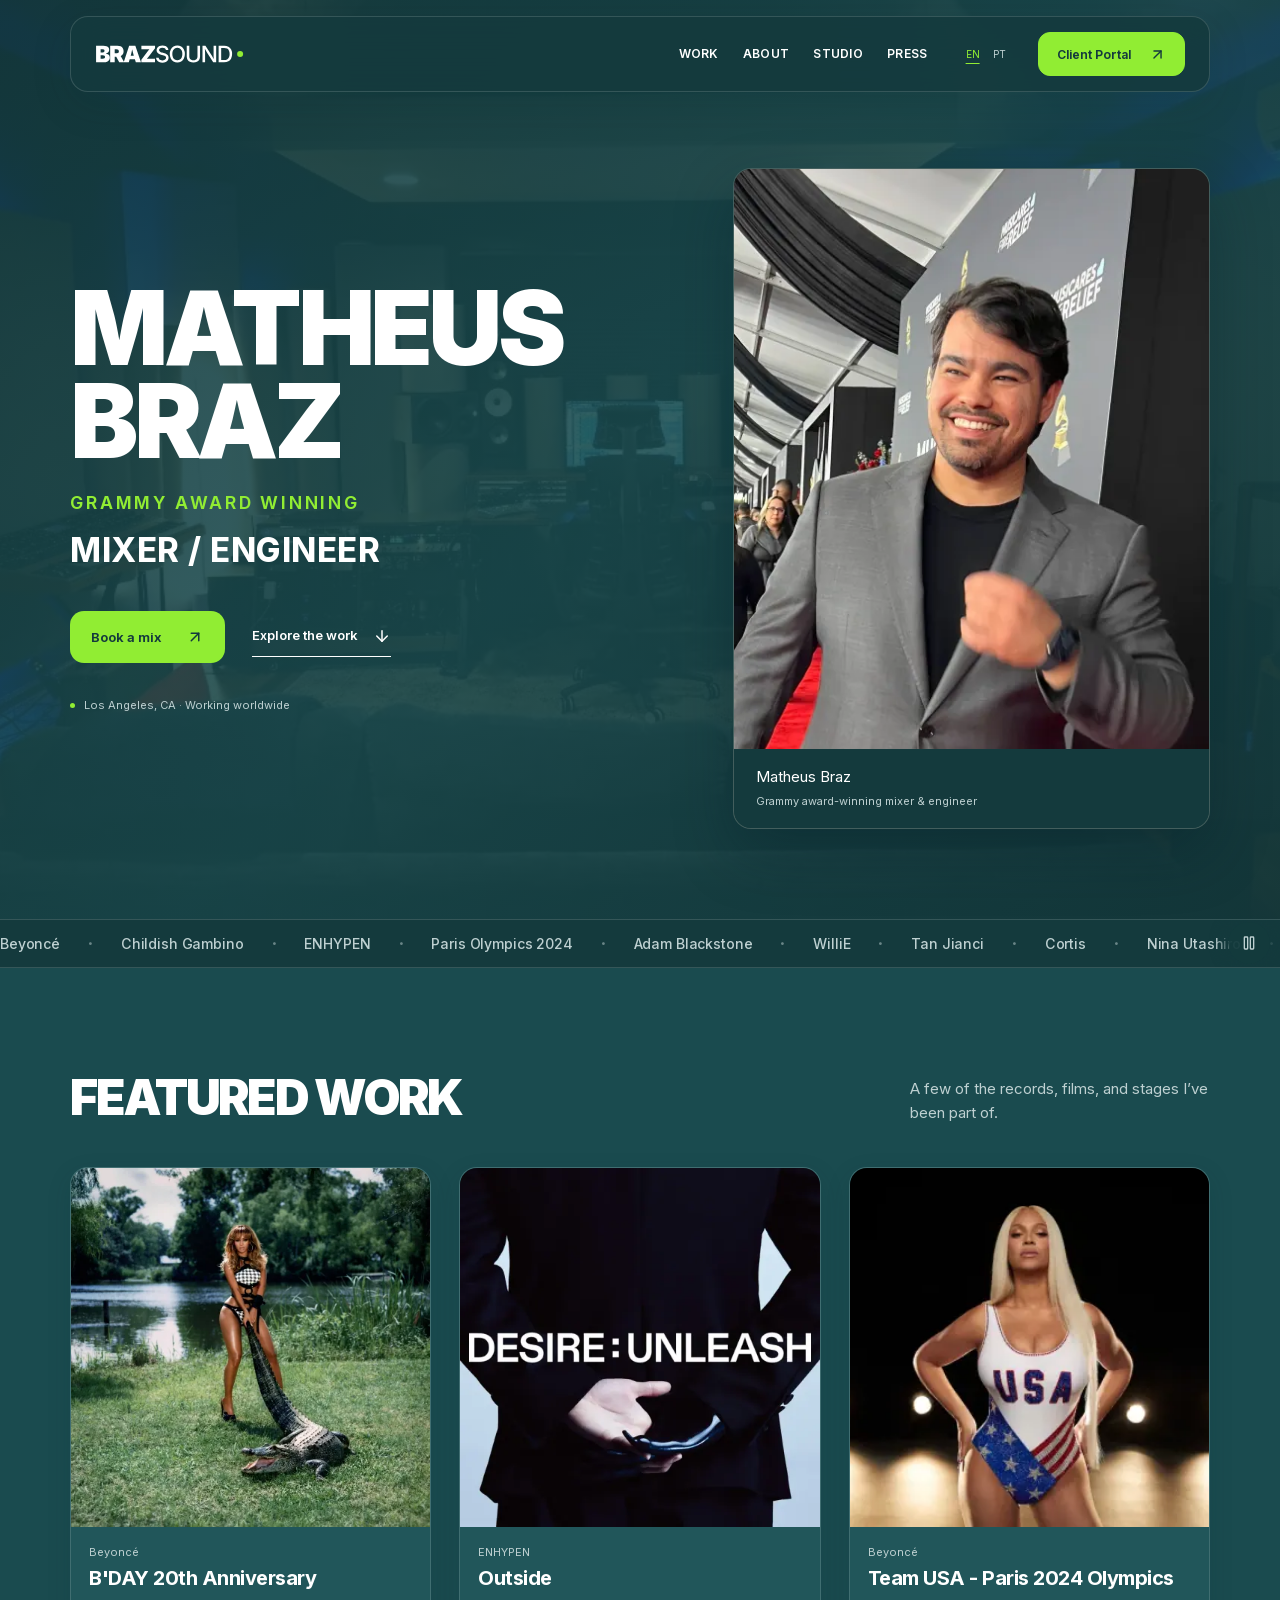
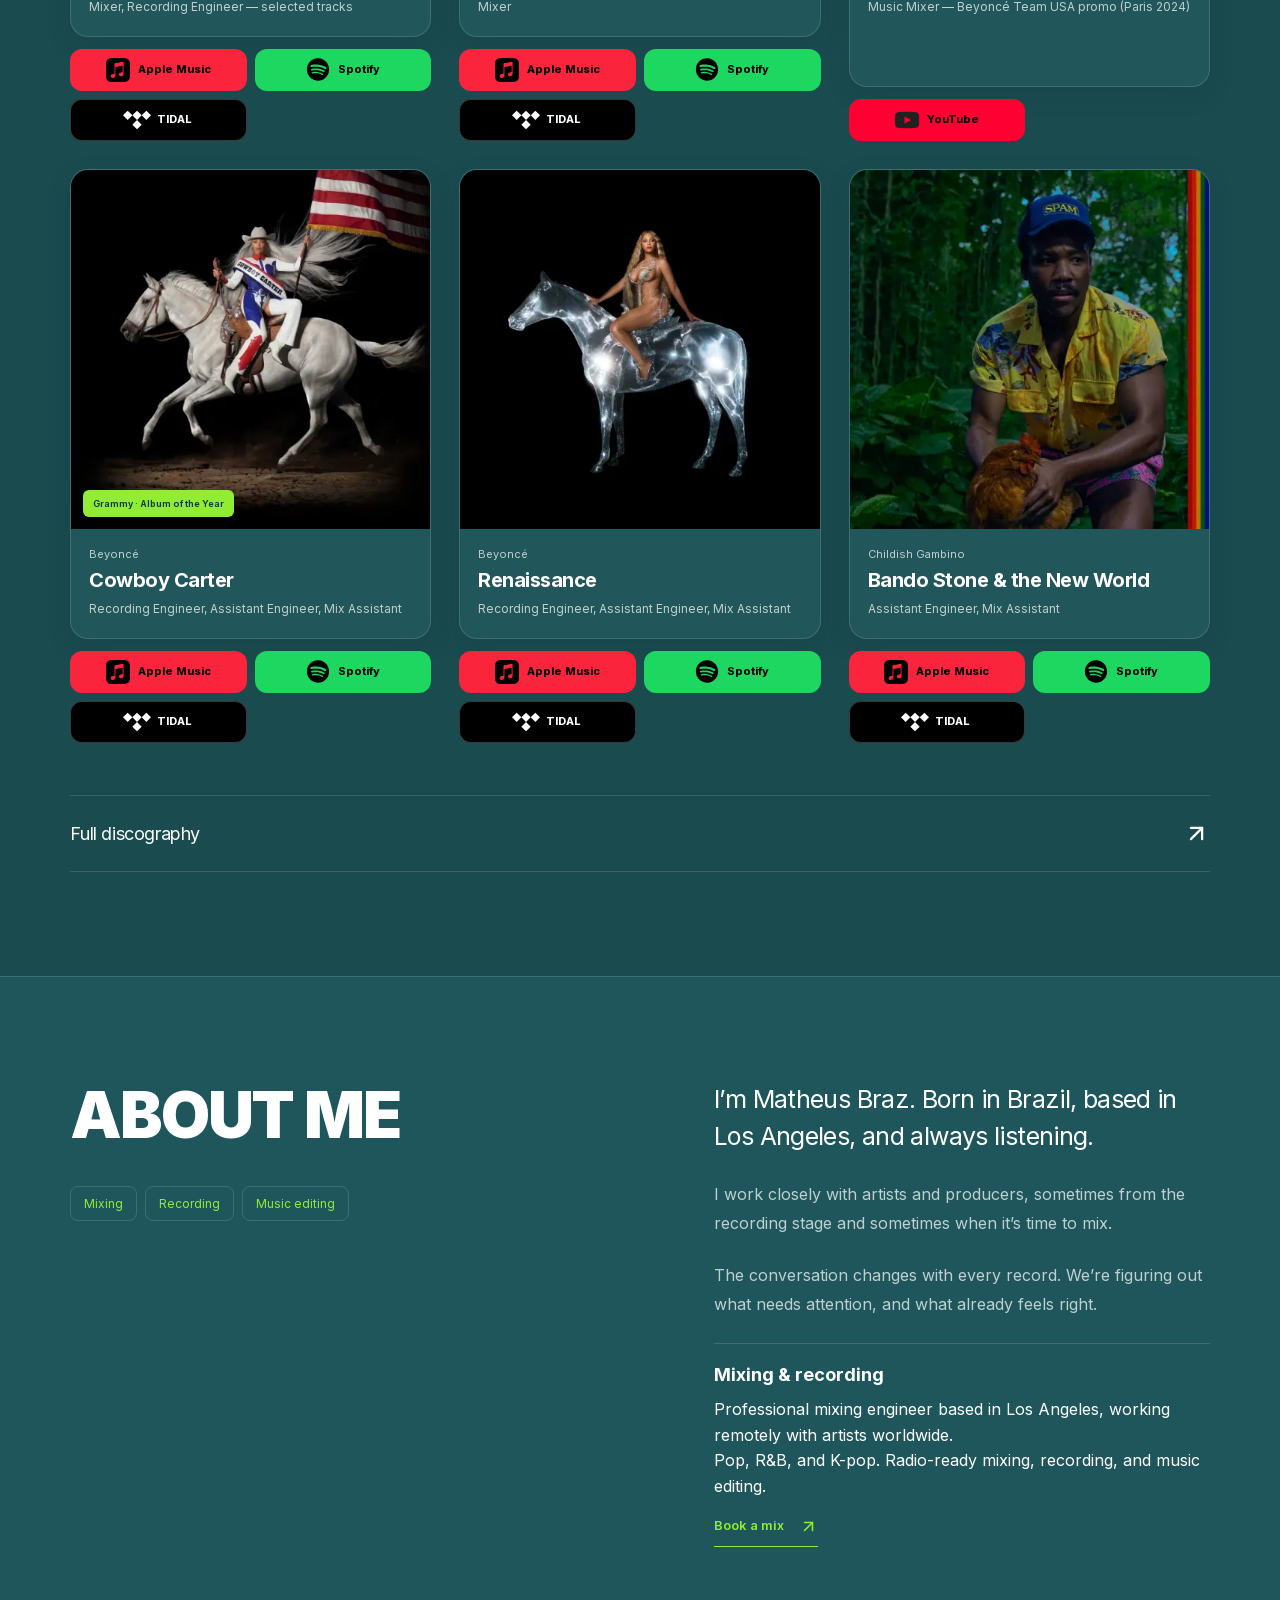
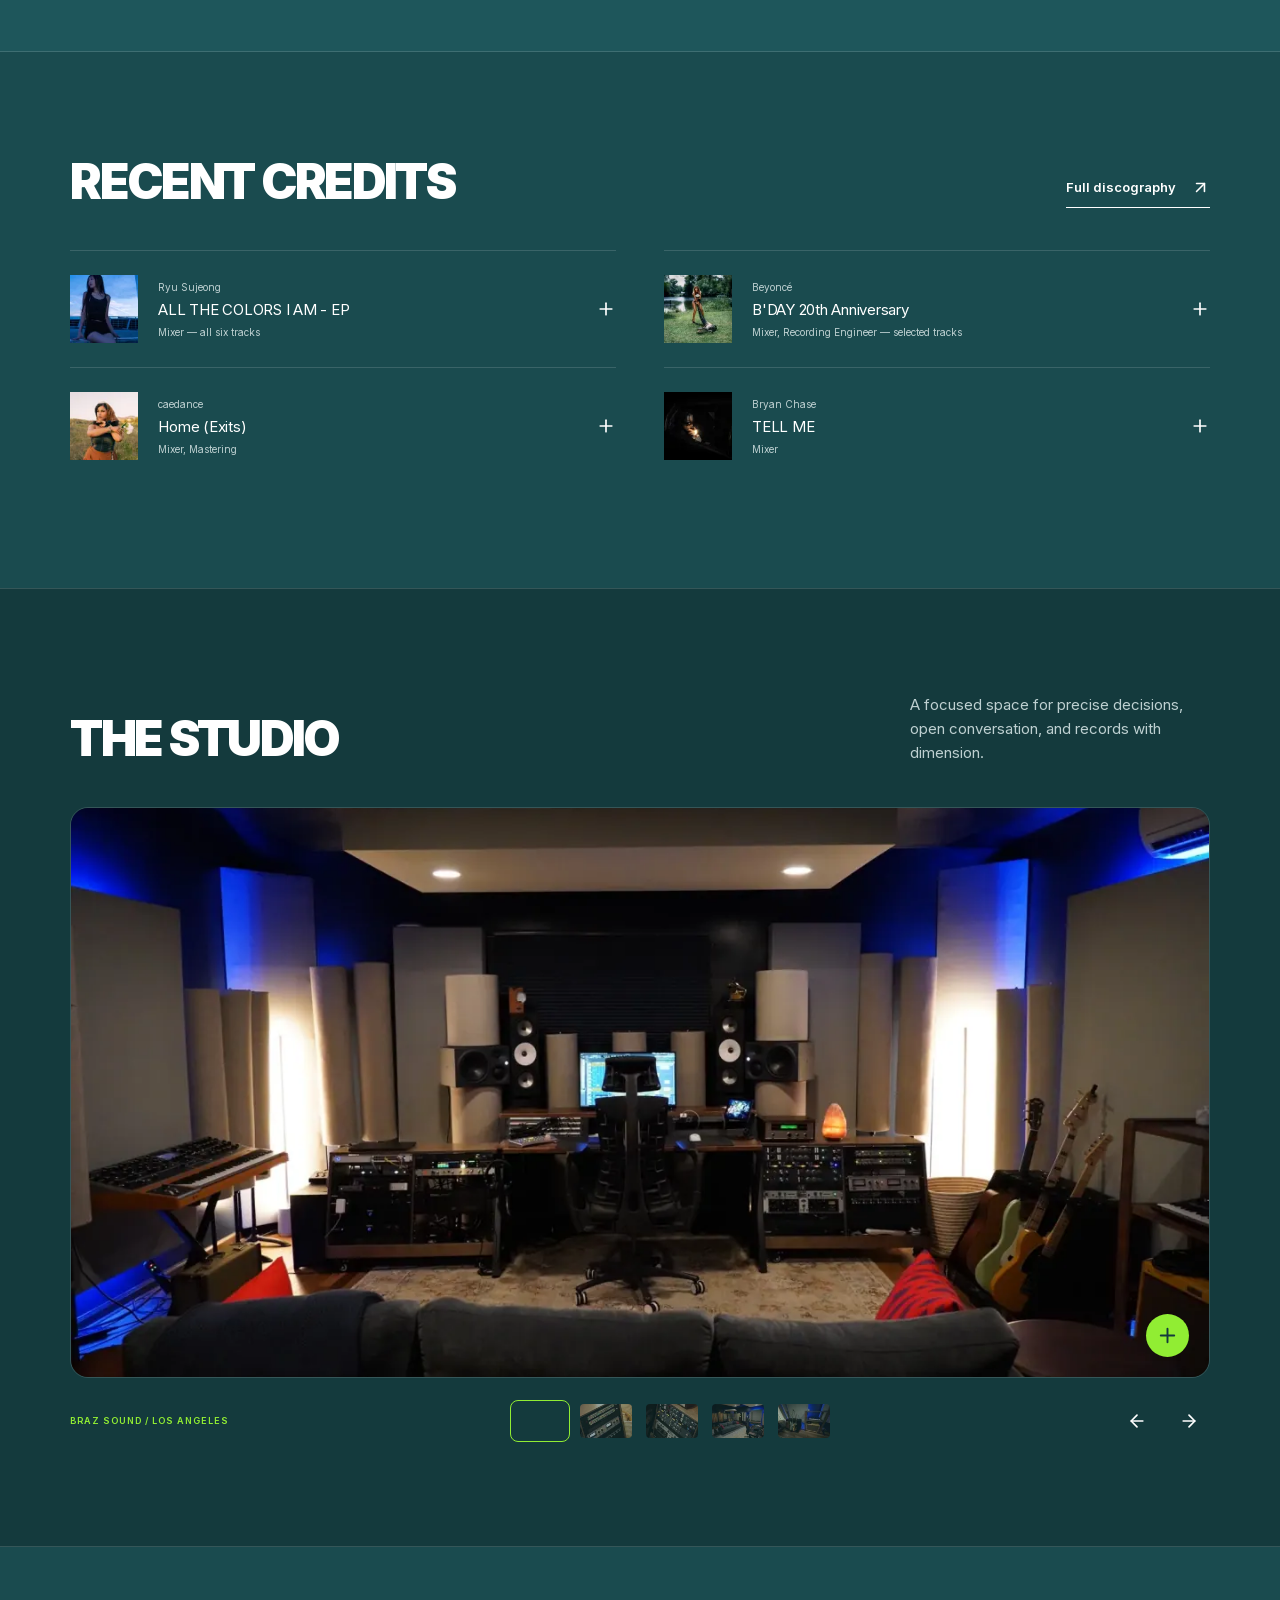
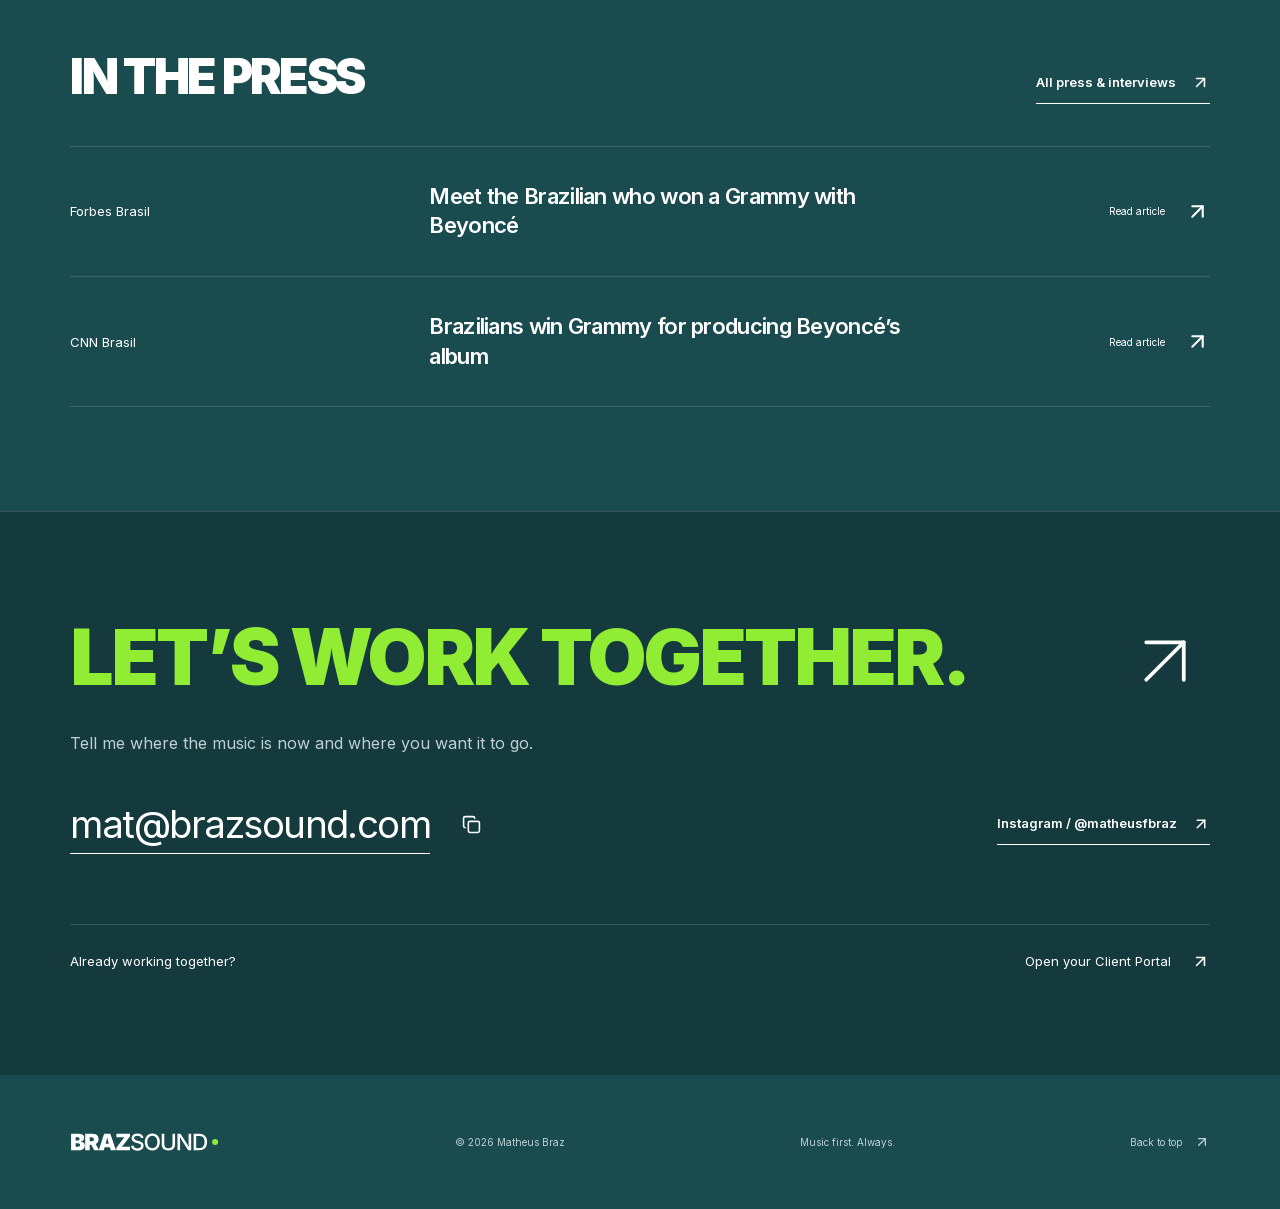
<file: index.html>
<!DOCTYPE html><html lang="en"><head><meta charSet="utf-8"/><meta name="viewport" content="width=device-width, initial-scale=1"/><link rel="preload" as="image" href="/portfolio/brand/brazsound-static.svg"/><link rel="preload" as="image" imageSrcSet="/portfolio/responsive/studio-background-96.webp 96w, /portfolio/responsive/studio-background-160.webp 160w, /portfolio/responsive/studio-background-320.webp 320w, /portfolio/responsive/studio-background-480.webp 480w, /portfolio/responsive/studio-background-640.webp 640w, /portfolio/responsive/studio-background-960.webp 960w, /portfolio/responsive/studio-background-1024.webp 1024w" imageSizes="100vw" fetchPriority="high"/><link rel="preload" as="image" imageSrcSet="/portfolio/responsive/matheus-braz-96.webp 96w, /portfolio/responsive/matheus-braz-160.webp 160w, /portfolio/responsive/matheus-braz-320.webp 320w, /portfolio/responsive/matheus-braz-480.webp 480w, /portfolio/responsive/matheus-braz-640.webp 640w, /portfolio/responsive/matheus-braz-960.webp 960w, /portfolio/responsive/matheus-braz-1280.webp 1280w" imageSizes="(max-width: 600px) 88vw, (max-width: 850px) 39.4vw, (max-width: 1100px) 38.9vw, (max-width: 1618px) 37.3vw, 603px" fetchPriority="high"/><link rel="preload" as="image" href="/portfolio/platforms/appleMusic.svg"/><link rel="preload" as="image" href="/portfolio/platforms/spotify.svg"/><link rel="preload" as="image" href="/portfolio/platforms/tidal.svg"/><link rel="preload" as="image" href="/portfolio/platforms/youtube.png"/><link rel="stylesheet" href="/_next/static/chunks/3-wfryveel_8l.css" data-precedence="next"/><link rel="stylesheet" href="/_next/static/chunks/2kwo81oj-6uu1.css" data-precedence="next"/><link rel="preload" as="script" fetchPriority="low" href="/_next/static/chunks/3l04zcqx63h3y.js"/><script src="/_next/static/chunks/2m912stn0vfa6.js" async=""></script><script src="/_next/static/chunks/1mh6a-0e61pyc.js" async=""></script><script src="/_next/static/chunks/turbopack-0lalso72z2cic.js" async=""></script><script src="/_next/static/chunks/0h2qsuyze9ds1.js" async=""></script><script src="/_next/static/chunks/16_epz2ec9ma0.js" async=""></script><title>Matheus Braz — Grammy-winning Mix &amp; Recording Engineer in Los Angeles | BRAZ SOUND</title><meta name="description" content="Grammy-winning mix and recording engineer in Los Angeles, working remotely with artists worldwide. Hear pop, R&amp;B, and K-pop mixes and book a mix with Matheus Braz."/><meta name="robots" content="index, follow"/><link rel="canonical" href="https://brazsound.com/"/><meta property="og:title" content="Matheus Braz — Grammy-winning Mix &amp; Recording Engineer in Los Angeles | BRAZ SOUND"/><meta property="og:description" content="Grammy-winning mix and recording engineer in Los Angeles, working remotely with artists worldwide. Hear pop, R&amp;B, and K-pop mixes and book a mix with Matheus Braz."/><meta property="og:site_name" content="BRAZ SOUND"/><meta property="og:image" content="https://brazsound.com/portfolio/brand/brazsound-share-logo-v1.png"/><meta property="og:image:type" content="image/png"/><meta property="og:image:width" content="1200"/><meta property="og:image:height" content="630"/><meta property="og:image:alt" content="BRAZSOUND logo"/><meta property="og:type" content="website"/><meta name="twitter:card" content="summary_large_image"/><meta name="twitter:title" content="Matheus Braz — Grammy-winning Mix &amp; Recording Engineer in Los Angeles | BRAZ SOUND"/><meta name="twitter:description" content="Grammy-winning mix and recording engineer in Los Angeles, working remotely with artists worldwide. Hear pop, R&amp;B, and K-pop mixes and book a mix with Matheus Braz."/><meta name="twitter:image" content="https://brazsound.com/portfolio/brand/brazsound-share-logo-v1.png"/><meta name="twitter:image:alt" content="BRAZSOUND logo"/><meta name="twitter:image:type" content="image/png"/><meta name="twitter:image:width" content="1200"/><meta name="twitter:image:height" content="630"/><link rel="icon" href="/portfolio/favicon.png"/><link rel="apple-touch-icon" href="/portfolio/favicon.png"/><script src="/_next/static/chunks/0cz1d0mv5g_q7.js" noModule=""></script></head><body><div hidden=""><!--$--><!--/$--></div><div class="bs-site bs-public-site bs-portfolio-font" lang="en" style="--bs-hero-image:url(&quot;/portfolio/studio-background.webp&quot;)" id="top"><a class="bs-skip" href="#main-content">Skip to content</a><header class="bs-header"><a class="bs-wordmark" href="/" aria-label="BRAZ SOUND — Home"><span class="brand-wordmark" role="img" aria-label="BRAZSOUND"><img src="/portfolio/brand/brazsound-static.svg" width="232" height="48" alt="" aria-hidden="true" draggable="false"/></span></a><nav class="bs-desktop-nav" aria-label="Main navigation"><a href="#work">Work</a><a href="#about">About</a><a href="#studio">Studio</a><a href="#press">Press</a></nav><div class="bs-header-actions"><div class="bs-language" role="group" aria-label="Language"><button aria-pressed="true">EN</button><button aria-pressed="false">PT</button></div><a class="bs-room-link" href="https://client.brazsound.com" rel="nofollow noreferrer">Client Portal<svg xmlns="http://www.w3.org/2000/svg" width="17" height="17" viewBox="0 0 24 24" fill="none" stroke="currentColor" stroke-width="2" stroke-linecap="round" stroke-linejoin="round" class="lucide lucide-arrow-up-right" aria-hidden="true"><path d="M7 7h10v10"></path><path d="M7 17 17 7"></path></svg></a><button class="bs-menu-toggle" aria-label="Open navigation" aria-controls="bs-mobile-menu" aria-expanded="false"><svg xmlns="http://www.w3.org/2000/svg" width="25" height="25" viewBox="0 0 24 24" fill="none" stroke="currentColor" stroke-width="2" stroke-linecap="round" stroke-linejoin="round" class="lucide lucide-menu" aria-hidden="true"><path d="M4 5h16"></path><path d="M4 12h16"></path><path d="M4 19h16"></path></svg></button></div></header><dialog id="bs-mobile-menu" class="bs-menu" aria-label="Open navigation"><div class="bs-menu-heading"><div class="brand-lockup bs-wordmark"><span class="brand-wordmark" role="img" aria-label="BRAZSOUND"><img src="/portfolio/brand/brazsound-static.svg" width="232" height="48" alt="" aria-hidden="true" draggable="false"/></span></div><button class="bs-icon-button" aria-label="Close"><svg xmlns="http://www.w3.org/2000/svg" width="24" height="24" viewBox="0 0 24 24" fill="none" stroke="currentColor" stroke-width="2" stroke-linecap="round" stroke-linejoin="round" class="lucide lucide-x" aria-hidden="true"><path d="M18 6 6 18"></path><path d="m6 6 12 12"></path></svg></button></div><nav><a href="#work">Work<svg xmlns="http://www.w3.org/2000/svg" width="23" height="23" viewBox="0 0 24 24" fill="none" stroke="currentColor" stroke-width="2" stroke-linecap="round" stroke-linejoin="round" class="lucide lucide-arrow-up-right" aria-hidden="true"><path d="M7 7h10v10"></path><path d="M7 17 17 7"></path></svg></a><a href="#about">About<svg xmlns="http://www.w3.org/2000/svg" width="23" height="23" viewBox="0 0 24 24" fill="none" stroke="currentColor" stroke-width="2" stroke-linecap="round" stroke-linejoin="round" class="lucide lucide-arrow-up-right" aria-hidden="true"><path d="M7 7h10v10"></path><path d="M7 17 17 7"></path></svg></a><a href="/discography">Full discography<svg xmlns="http://www.w3.org/2000/svg" width="23" height="23" viewBox="0 0 24 24" fill="none" stroke="currentColor" stroke-width="2" stroke-linecap="round" stroke-linejoin="round" class="lucide lucide-arrow-up-right" aria-hidden="true"><path d="M7 7h10v10"></path><path d="M7 17 17 7"></path></svg></a><a href="#studio">Studio<svg xmlns="http://www.w3.org/2000/svg" width="23" height="23" viewBox="0 0 24 24" fill="none" stroke="currentColor" stroke-width="2" stroke-linecap="round" stroke-linejoin="round" class="lucide lucide-arrow-up-right" aria-hidden="true"><path d="M7 7h10v10"></path><path d="M7 17 17 7"></path></svg></a><a href="#press">Press<svg xmlns="http://www.w3.org/2000/svg" width="23" height="23" viewBox="0 0 24 24" fill="none" stroke="currentColor" stroke-width="2" stroke-linecap="round" stroke-linejoin="round" class="lucide lucide-arrow-up-right" aria-hidden="true"><path d="M7 7h10v10"></path><path d="M7 17 17 7"></path></svg></a><a href="#contact">Contact<svg xmlns="http://www.w3.org/2000/svg" width="23" height="23" viewBox="0 0 24 24" fill="none" stroke="currentColor" stroke-width="2" stroke-linecap="round" stroke-linejoin="round" class="lucide lucide-arrow-up-right" aria-hidden="true"><path d="M7 7h10v10"></path><path d="M7 17 17 7"></path></svg></a></nav><div class="bs-menu-bottom"><div class="bs-language" role="group" aria-label="Language"><button aria-pressed="true">EN</button><button aria-pressed="false">PT</button></div><a class="bs-button" href="https://client.brazsound.com" rel="nofollow noreferrer">Client Portal<svg xmlns="http://www.w3.org/2000/svg" width="18" height="18" viewBox="0 0 24 24" fill="none" stroke="currentColor" stroke-width="2" stroke-linecap="round" stroke-linejoin="round" class="lucide lucide-arrow-up-right" aria-hidden="true"><path d="M7 7h10v10"></path><path d="M7 17 17 7"></path></svg></a></div></dialog><main id="main-content"><section class="bs-hero bs-wrap"><img class="bs-hero-background" src="/portfolio/responsive/studio-background-640.webp" srcSet="/portfolio/responsive/studio-background-96.webp 96w, /portfolio/responsive/studio-background-160.webp 160w, /portfolio/responsive/studio-background-320.webp 320w, /portfolio/responsive/studio-background-480.webp 480w, /portfolio/responsive/studio-background-640.webp 640w, /portfolio/responsive/studio-background-960.webp 960w, /portfolio/responsive/studio-background-1024.webp 1024w" sizes="100vw" alt="" aria-hidden="true" fetchPriority="high" decoding="async"/><div class="bs-hero-copy"><h1>Matheus<br/><span>Braz</span></h1><p class="bs-hero-award">Grammy award winning</p><p class="bs-hero-role">Mixer / Engineer</p><div class="bs-hero-buttons"><a href="#contact" class="bs-button">Book a mix<svg xmlns="http://www.w3.org/2000/svg" width="18" height="18" viewBox="0 0 24 24" fill="none" stroke="currentColor" stroke-width="2" stroke-linecap="round" stroke-linejoin="round" class="lucide lucide-arrow-up-right" aria-hidden="true"><path d="M7 7h10v10"></path><path d="M7 17 17 7"></path></svg></a><a href="#work" class="bs-text-link">Explore the work<svg xmlns="http://www.w3.org/2000/svg" width="18" height="18" viewBox="0 0 24 24" fill="none" stroke="currentColor" stroke-width="2" stroke-linecap="round" stroke-linejoin="round" class="lucide lucide-arrow-down" aria-hidden="true"><path d="M12 5v14"></path><path d="m19 12-7 7-7-7"></path></svg></a></div><div class="bs-hero-location"><span class="bs-location-dot" aria-hidden="true"></span>Los Angeles, CA · Working worldwide</div></div><figure class="bs-portrait" data-portfolio-photo="portrait"><img src="/portfolio/responsive/matheus-braz-640.webp" srcSet="/portfolio/responsive/matheus-braz-96.webp 96w, /portfolio/responsive/matheus-braz-160.webp 160w, /portfolio/responsive/matheus-braz-320.webp 320w, /portfolio/responsive/matheus-braz-480.webp 480w, /portfolio/responsive/matheus-braz-640.webp 640w, /portfolio/responsive/matheus-braz-960.webp 960w, /portfolio/responsive/matheus-braz-1280.webp 1280w" sizes="(max-width: 600px) 88vw, (max-width: 850px) 39.4vw, (max-width: 1100px) 38.9vw, (max-width: 1618px) 37.3vw, 603px" alt="Matheus Braz at the Grammy Awards" width="1437" height="2439" fetchPriority="high"/><figcaption><span>Matheus Braz<small>Grammy award-winning mixer &amp; engineer</small></span></figcaption></figure></section><section id="artists" class="bs-artist-strip" aria-label="Artists I have worked with"><ul class="bs-ticker-accessible"><li>Beyoncé</li><li>Childish Gambino</li><li>ENHYPEN</li><li>Paris Olympics 2024</li><li>Adam Blackstone</li><li>WilliE</li><li>Tan Jianci</li><li>Cortis</li><li>Nina Utashiro</li><li>Alê</li><li>Travis Scott</li><li>Bryan Chase</li><li>caedance</li><li>Maluma</li><li>Dee Oliver</li><li>The-Dream</li><li>Mike Dean</li><li>Ryu Sujeong</li><li>Jay-Z</li></ul><div class="bs-ticker-track" aria-hidden="true" style="animation-duration:30s;animation-play-state:running"><div class="bs-ticker-group"><div class="bs-ticker-sequence"><span>Beyoncé</span><span>Childish Gambino</span><span>ENHYPEN</span><span>Paris Olympics 2024</span><span>Adam Blackstone</span><span>WilliE</span><span>Tan Jianci</span><span>Cortis</span><span>Nina Utashiro</span><span>Alê</span><span>Travis Scott</span><span>Bryan Chase</span><span>caedance</span><span>Maluma</span><span>Dee Oliver</span><span>The-Dream</span><span>Mike Dean</span><span>Ryu Sujeong</span><span>Jay-Z</span></div></div><div class="bs-ticker-group"><div class="bs-ticker-sequence"><span>Beyoncé</span><span>Childish Gambino</span><span>ENHYPEN</span><span>Paris Olympics 2024</span><span>Adam Blackstone</span><span>WilliE</span><span>Tan Jianci</span><span>Cortis</span><span>Nina Utashiro</span><span>Alê</span><span>Travis Scott</span><span>Bryan Chase</span><span>caedance</span><span>Maluma</span><span>Dee Oliver</span><span>The-Dream</span><span>Mike Dean</span><span>Ryu Sujeong</span><span>Jay-Z</span></div></div></div><button class="bs-ticker-pause" aria-label="Pause artist ticker" title="Pause"><svg xmlns="http://www.w3.org/2000/svg" width="16" height="16" viewBox="0 0 24 24" fill="none" stroke="currentColor" stroke-width="2" stroke-linecap="round" stroke-linejoin="round" class="lucide lucide-pause" aria-hidden="true"><rect x="14" y="3" width="5" height="18" rx="1"></rect><rect x="5" y="3" width="5" height="18" rx="1"></rect></svg></button></section><section id="work" class="bs-work bs-wrap bs-section"><div class="bs-section-heading"><div><h2>Featured work</h2></div><p>A few of the records, films, and stages I’ve been part of.</p></div><div class="bs-credit-grid"><div class="bs-credit-entry"><button class="bs-credit" data-portfolio-credit="e88fa9f9-8717-480a-9177-8c35ac986df5" aria-label="View credit: B&#x27;DAY 20th Anniversary — Beyoncé"><div class="bs-cover"><img src="/portfolio/responsive/ffc65f3c-4350-4311-bc55-5b8a81c3a9c2-640.webp" srcSet="/portfolio/responsive/ffc65f3c-4350-4311-bc55-5b8a81c3a9c2-96.webp 96w, /portfolio/responsive/ffc65f3c-4350-4311-bc55-5b8a81c3a9c2-160.webp 160w, /portfolio/responsive/ffc65f3c-4350-4311-bc55-5b8a81c3a9c2-320.webp 320w, /portfolio/responsive/ffc65f3c-4350-4311-bc55-5b8a81c3a9c2-480.webp 480w, /portfolio/responsive/ffc65f3c-4350-4311-bc55-5b8a81c3a9c2-640.webp 640w, /portfolio/responsive/ffc65f3c-4350-4311-bc55-5b8a81c3a9c2-960.webp 960w, /portfolio/responsive/ffc65f3c-4350-4311-bc55-5b8a81c3a9c2-1280.webp 1280w" sizes="(max-width: 600px) calc((88vw - 14px) / 2), (max-width: 850px) calc((89vw - 34px) / 3), (max-width: 1618px) calc((89vw - 56px) / 3), 462px" alt="B&#x27;DAY 20th Anniversary — Beyoncé" loading="lazy" decoding="async" width="640" height="640"/><span class="bs-cover-open" aria-hidden="true"><svg xmlns="http://www.w3.org/2000/svg" width="22" height="22" viewBox="0 0 24 24" fill="none" stroke="currentColor" stroke-width="2" stroke-linecap="round" stroke-linejoin="round" class="lucide lucide-plus" aria-hidden="true"><path d="M5 12h14"></path><path d="M12 5v14"></path></svg></span></div><div class="bs-credit-top"><span>Beyoncé</span></div><h3>B&#x27;DAY 20th Anniversary</h3><p>Mixer, Recording Engineer — selected tracks</p></button><div class="credit-media-buttons" role="group" aria-label="Listen or watch"><a class="credit-media-button credit-media-appleMusic" href="https://music.apple.com/us/album/bday-20th-anniversary-deluxe-edition/6808332952" target="_blank" rel="noopener noreferrer" aria-label="Apple Music (opens in a new tab)"><img class="credit-media-logo" src="/portfolio/platforms/appleMusic.svg" width="24" height="24" alt="" aria-hidden="true"/><span>Apple Music</span></a><a class="credit-media-button credit-media-spotify" href="https://open.spotify.com/album/1P4dRFaQjFO5bfQKGSCOtW?si=dUweN0FkRw6-mByXCOQNaw" target="_blank" rel="noopener noreferrer" aria-label="Spotify (opens in a new tab)"><img class="credit-media-logo" src="/portfolio/platforms/spotify.svg" width="24" height="24" alt="" aria-hidden="true"/><span>Spotify</span></a><a class="credit-media-button credit-media-tidal" href="https://tidal.com/album/558208630" target="_blank" rel="noopener noreferrer" aria-label="TIDAL (opens in a new tab)"><img class="credit-media-logo" src="/portfolio/platforms/tidal.svg" width="24" height="24" alt="" aria-hidden="true"/><span>TIDAL</span></a></div></div><div class="bs-credit-entry"><button class="bs-credit" data-portfolio-credit="credit-06" aria-label="View credit: Outside — ENHYPEN"><div class="bs-cover"><img src="/portfolio/responsive/credit-06-640.webp" srcSet="/portfolio/responsive/credit-06-96.webp 96w, /portfolio/responsive/credit-06-160.webp 160w, /portfolio/responsive/credit-06-320.webp 320w, /portfolio/responsive/credit-06-480.webp 480w, /portfolio/responsive/credit-06-640.webp 640w, /portfolio/responsive/credit-06-800.webp 800w" sizes="(max-width: 600px) calc((88vw - 14px) / 2), (max-width: 850px) calc((89vw - 34px) / 3), (max-width: 1618px) calc((89vw - 56px) / 3), 462px" alt="Outside — ENHYPEN" loading="lazy" decoding="async" width="640" height="640"/><span class="bs-cover-open" aria-hidden="true"><svg xmlns="http://www.w3.org/2000/svg" width="22" height="22" viewBox="0 0 24 24" fill="none" stroke="currentColor" stroke-width="2" stroke-linecap="round" stroke-linejoin="round" class="lucide lucide-plus" aria-hidden="true"><path d="M5 12h14"></path><path d="M12 5v14"></path></svg></span></div><div class="bs-credit-top"><span>ENHYPEN</span></div><h3>Outside</h3><p>Mixer</p></button><div class="credit-media-buttons" role="group" aria-label="Listen or watch"><a class="credit-media-button credit-media-appleMusic" href="https://music.apple.com/us/album/outside/1814718475?i=1814718709" target="_blank" rel="noopener noreferrer" aria-label="Apple Music (opens in a new tab)"><img class="credit-media-logo" src="/portfolio/platforms/appleMusic.svg" width="24" height="24" alt="" aria-hidden="true"/><span>Apple Music</span></a><a class="credit-media-button credit-media-spotify" href="https://open.spotify.com/track/0IXWLMBZeK33mOb044Sxu6?si=bcc70c48e60b4d56" target="_blank" rel="noopener noreferrer" aria-label="Spotify (opens in a new tab)"><img class="credit-media-logo" src="/portfolio/platforms/spotify.svg" width="24" height="24" alt="" aria-hidden="true"/><span>Spotify</span></a><a class="credit-media-button credit-media-tidal" href="https://tidal.com/track/439739465" target="_blank" rel="noopener noreferrer" aria-label="TIDAL (opens in a new tab)"><img class="credit-media-logo" src="/portfolio/platforms/tidal.svg" width="24" height="24" alt="" aria-hidden="true"/><span>TIDAL</span></a></div></div><div class="bs-credit-entry"><button class="bs-credit" data-portfolio-credit="credit-12" aria-label="View credit: Team USA - Paris 2024 Olympics — Beyoncé"><div class="bs-cover"><img src="/portfolio/responsive/credit-12-640.webp" srcSet="/portfolio/responsive/credit-12-96.webp 96w, /portfolio/responsive/credit-12-160.webp 160w, /portfolio/responsive/credit-12-320.webp 320w, /portfolio/responsive/credit-12-480.webp 480w, /portfolio/responsive/credit-12-640.webp 640w, /portfolio/responsive/credit-12-800.webp 800w" sizes="(max-width: 600px) calc((88vw - 14px) / 2), (max-width: 850px) calc((89vw - 34px) / 3), (max-width: 1618px) calc((89vw - 56px) / 3), 462px" alt="Team USA - Paris 2024 Olympics — Beyoncé" loading="lazy" decoding="async" width="640" height="640"/><span class="bs-cover-open" aria-hidden="true"><svg xmlns="http://www.w3.org/2000/svg" width="22" height="22" viewBox="0 0 24 24" fill="none" stroke="currentColor" stroke-width="2" stroke-linecap="round" stroke-linejoin="round" class="lucide lucide-plus" aria-hidden="true"><path d="M5 12h14"></path><path d="M12 5v14"></path></svg></span></div><div class="bs-credit-top"><span>Beyoncé</span></div><h3>Team USA - Paris 2024 Olympics</h3><p>Music Mixer — Beyoncé Team USA promo (Paris 2024)</p></button><div class="credit-media-buttons" role="group" aria-label="Listen or watch"><a class="credit-media-button credit-media-youtube" href="https://www.youtube.com/watch?v=wa7HpWw7DEk" target="_blank" rel="noopener noreferrer" aria-label="YouTube (opens in a new tab)"><img class="credit-media-logo" src="/portfolio/platforms/youtube.png" width="24" height="24" alt="" aria-hidden="true"/><span>YouTube</span></a></div></div><div class="bs-credit-entry"><button class="bs-credit" data-portfolio-credit="credit-10" aria-label="View credit: Cowboy Carter — Beyoncé"><div class="bs-cover"><img src="/portfolio/responsive/credit-10-640.webp" srcSet="/portfolio/responsive/credit-10-96.webp 96w, /portfolio/responsive/credit-10-160.webp 160w, /portfolio/responsive/credit-10-320.webp 320w, /portfolio/responsive/credit-10-480.webp 480w, /portfolio/responsive/credit-10-640.webp 640w, /portfolio/responsive/credit-10-800.webp 800w" sizes="(max-width: 600px) calc((88vw - 14px) / 2), (max-width: 850px) calc((89vw - 34px) / 3), (max-width: 1618px) calc((89vw - 56px) / 3), 462px" alt="Cowboy Carter — Beyoncé" loading="lazy" decoding="async" width="640" height="640"/><span class="bs-cover-open" aria-hidden="true"><svg xmlns="http://www.w3.org/2000/svg" width="22" height="22" viewBox="0 0 24 24" fill="none" stroke="currentColor" stroke-width="2" stroke-linecap="round" stroke-linejoin="round" class="lucide lucide-plus" aria-hidden="true"><path d="M5 12h14"></path><path d="M12 5v14"></path></svg></span><span class="bs-award-label">Grammy · Album of the Year</span></div><div class="bs-credit-top"><span>Beyoncé</span></div><h3>Cowboy Carter</h3><p>Recording Engineer, Assistant Engineer, Mix Assistant</p></button><div class="credit-media-buttons" role="group" aria-label="Listen or watch"><a class="credit-media-button credit-media-appleMusic" href="https://music.apple.com/us/album/cowboy-carter/1738363766" target="_blank" rel="noopener noreferrer" aria-label="Apple Music (opens in a new tab)"><img class="credit-media-logo" src="/portfolio/platforms/appleMusic.svg" width="24" height="24" alt="" aria-hidden="true"/><span>Apple Music</span></a><a class="credit-media-button credit-media-spotify" href="https://open.spotify.com/album/6BzxX6zkDsYKFJ04ziU5xQ?si=7e24cb5af5e74dd2" target="_blank" rel="noopener noreferrer" aria-label="Spotify (opens in a new tab)"><img class="credit-media-logo" src="/portfolio/platforms/spotify.svg" width="24" height="24" alt="" aria-hidden="true"/><span>Spotify</span></a><a class="credit-media-button credit-media-tidal" href="https://tidal.com/album/353983134" target="_blank" rel="noopener noreferrer" aria-label="TIDAL (opens in a new tab)"><img class="credit-media-logo" src="/portfolio/platforms/tidal.svg" width="24" height="24" alt="" aria-hidden="true"/><span>TIDAL</span></a></div></div><div class="bs-credit-entry"><button class="bs-credit" data-portfolio-credit="credit-19" aria-label="View credit: Renaissance — Beyoncé"><div class="bs-cover"><img src="/portfolio/responsive/credit-19-640.webp" srcSet="/portfolio/responsive/credit-19-96.webp 96w, /portfolio/responsive/credit-19-160.webp 160w, /portfolio/responsive/credit-19-320.webp 320w, /portfolio/responsive/credit-19-480.webp 480w, /portfolio/responsive/credit-19-640.webp 640w, /portfolio/responsive/credit-19-800.webp 800w" sizes="(max-width: 600px) calc((88vw - 14px) / 2), (max-width: 850px) calc((89vw - 34px) / 3), (max-width: 1618px) calc((89vw - 56px) / 3), 462px" alt="Renaissance — Beyoncé" loading="lazy" decoding="async" width="640" height="640"/><span class="bs-cover-open" aria-hidden="true"><svg xmlns="http://www.w3.org/2000/svg" width="22" height="22" viewBox="0 0 24 24" fill="none" stroke="currentColor" stroke-width="2" stroke-linecap="round" stroke-linejoin="round" class="lucide lucide-plus" aria-hidden="true"><path d="M5 12h14"></path><path d="M12 5v14"></path></svg></span></div><div class="bs-credit-top"><span>Beyoncé</span></div><h3>Renaissance</h3><p>Recording Engineer, Assistant Engineer, Mix Assistant</p></button><div class="credit-media-buttons" role="group" aria-label="Listen or watch"><a class="credit-media-button credit-media-appleMusic" href="https://music.apple.com/us/album/renaissance/1630005298" target="_blank" rel="noopener noreferrer" aria-label="Apple Music (opens in a new tab)"><img class="credit-media-logo" src="/portfolio/platforms/appleMusic.svg" width="24" height="24" alt="" aria-hidden="true"/><span>Apple Music</span></a><a class="credit-media-button credit-media-spotify" href="https://open.spotify.com/album/6FJxoadUE4JNVwWHghBwnb?si=vyeRIBHLQ6i5yeDkeuvDQw" target="_blank" rel="noopener noreferrer" aria-label="Spotify (opens in a new tab)"><img class="credit-media-logo" src="/portfolio/platforms/spotify.svg" width="24" height="24" alt="" aria-hidden="true"/><span>Spotify</span></a><a class="credit-media-button credit-media-tidal" href="https://tidal.com/album/240189283" target="_blank" rel="noopener noreferrer" aria-label="TIDAL (opens in a new tab)"><img class="credit-media-logo" src="/portfolio/platforms/tidal.svg" width="24" height="24" alt="" aria-hidden="true"/><span>TIDAL</span></a></div></div><div class="bs-credit-entry"><button class="bs-credit" data-portfolio-credit="credit-14" aria-label="View credit: Bando Stone &amp; the New World — Childish Gambino"><div class="bs-cover"><img src="/portfolio/responsive/credit-14-640.webp" srcSet="/portfolio/responsive/credit-14-96.webp 96w, /portfolio/responsive/credit-14-160.webp 160w, /portfolio/responsive/credit-14-320.webp 320w, /portfolio/responsive/credit-14-480.webp 480w, /portfolio/responsive/credit-14-640.webp 640w, /portfolio/responsive/credit-14-800.webp 800w" sizes="(max-width: 600px) calc((88vw - 14px) / 2), (max-width: 850px) calc((89vw - 34px) / 3), (max-width: 1618px) calc((89vw - 56px) / 3), 462px" alt="Bando Stone &amp; the New World — Childish Gambino" loading="lazy" decoding="async" width="640" height="640"/><span class="bs-cover-open" aria-hidden="true"><svg xmlns="http://www.w3.org/2000/svg" width="22" height="22" viewBox="0 0 24 24" fill="none" stroke="currentColor" stroke-width="2" stroke-linecap="round" stroke-linejoin="round" class="lucide lucide-plus" aria-hidden="true"><path d="M5 12h14"></path><path d="M12 5v14"></path></svg></span></div><div class="bs-credit-top"><span>Childish Gambino</span></div><h3>Bando Stone &amp; the New World</h3><p>Assistant Engineer, Mix Assistant</p></button><div class="credit-media-buttons" role="group" aria-label="Listen or watch"><a class="credit-media-button credit-media-appleMusic" href="https://music.apple.com/us/album/bando-stone-and-the-new-world/1757678472" target="_blank" rel="noopener noreferrer" aria-label="Apple Music (opens in a new tab)"><img class="credit-media-logo" src="/portfolio/platforms/appleMusic.svg" width="24" height="24" alt="" aria-hidden="true"/><span>Apple Music</span></a><a class="credit-media-button credit-media-spotify" href="https://open.spotify.com/album/4yUqNSK6jMi7Y6eWl03U5r?si=ePSdY4uYRuyEFT73gpFX6w" target="_blank" rel="noopener noreferrer" aria-label="Spotify (opens in a new tab)"><img class="credit-media-logo" src="/portfolio/platforms/spotify.svg" width="24" height="24" alt="" aria-hidden="true"/><span>Spotify</span></a><a class="credit-media-button credit-media-tidal" href="https://tidal.com/album/375506081" target="_blank" rel="noopener noreferrer" aria-label="TIDAL (opens in a new tab)"><img class="credit-media-logo" src="/portfolio/platforms/tidal.svg" width="24" height="24" alt="" aria-hidden="true"/><span>TIDAL</span></a></div></div></div><a href="/discography" class="bs-collection-link"><span>Full discography</span><svg xmlns="http://www.w3.org/2000/svg" width="27" height="27" viewBox="0 0 24 24" fill="none" stroke="currentColor" stroke-width="2" stroke-linecap="round" stroke-linejoin="round" class="lucide lucide-arrow-up-right" aria-hidden="true"><path d="M7 7h10v10"></path><path d="M7 17 17 7"></path></svg></a></section><section id="about" class="bs-about"><div class="bs-wrap bs-section bs-about-grid"><div><h2>About me</h2><div class="bs-practice"><span>Mixing</span><span>Recording</span><span>Music editing</span></div></div><div class="bs-about-story"><p class="bs-about-intro">I’m Matheus Braz. Born in Brazil, based in Los Angeles, and always listening.</p><p>I work closely with artists and producers, sometimes from the recording stage and sometimes when it’s time to mix.</p><p>The conversation changes with every record. We’re figuring out what needs attention, and what already feels right.</p><div class="bs-public-services"><h3>Mixing &amp; recording</h3><p>Professional mixing engineer based in Los Angeles, working remotely with artists worldwide.</p><p>Pop, R&amp;B, and K-pop. Radio-ready mixing, recording, and music editing.</p></div><a href="#contact" class="bs-text-link">Book a mix<svg xmlns="http://www.w3.org/2000/svg" width="19" height="19" viewBox="0 0 24 24" fill="none" stroke="currentColor" stroke-width="2" stroke-linecap="round" stroke-linejoin="round" class="lucide lucide-arrow-up-right" aria-hidden="true"><path d="M7 7h10v10"></path><path d="M7 17 17 7"></path></svg></a></div></div></section><section class="bs-latest bs-wrap bs-section"><div class="bs-section-heading"><div><h2>Recent credits</h2></div><a href="/discography" class="bs-text-link">Full discography<svg xmlns="http://www.w3.org/2000/svg" width="19" height="19" viewBox="0 0 24 24" fill="none" stroke="currentColor" stroke-width="2" stroke-linecap="round" stroke-linejoin="round" class="lucide lucide-arrow-up-right" aria-hidden="true"><path d="M7 7h10v10"></path><path d="M7 17 17 7"></path></svg></a></div><div class="bs-latest-list"><button data-portfolio-credit="d38db294-fec6-44a8-9bed-5d49f397d5a4"><img src="/portfolio/responsive/ff144775-0110-4e6a-b5d3-6c817e2efbd5-640.webp" srcSet="/portfolio/responsive/ff144775-0110-4e6a-b5d3-6c817e2efbd5-96.webp 96w, /portfolio/responsive/ff144775-0110-4e6a-b5d3-6c817e2efbd5-160.webp 160w, /portfolio/responsive/ff144775-0110-4e6a-b5d3-6c817e2efbd5-320.webp 320w, /portfolio/responsive/ff144775-0110-4e6a-b5d3-6c817e2efbd5-480.webp 480w, /portfolio/responsive/ff144775-0110-4e6a-b5d3-6c817e2efbd5-640.webp 640w, /portfolio/responsive/ff144775-0110-4e6a-b5d3-6c817e2efbd5-960.webp 960w, /portfolio/responsive/ff144775-0110-4e6a-b5d3-6c817e2efbd5-1280.webp 1280w" sizes="(max-width: 700px) 58px, 76px" width="76" height="76" alt="" loading="lazy"/><span><small>Ryu Sujeong</small><strong>ALL THE COLORS I AM - EP</strong><em>Mixer — all six tracks</em></span><svg xmlns="http://www.w3.org/2000/svg" width="20" height="20" viewBox="0 0 24 24" fill="none" stroke="currentColor" stroke-width="2" stroke-linecap="round" stroke-linejoin="round" class="lucide lucide-plus" aria-hidden="true"><path d="M5 12h14"></path><path d="M12 5v14"></path></svg></button><button data-portfolio-credit="e88fa9f9-8717-480a-9177-8c35ac986df5"><img src="/portfolio/responsive/ffc65f3c-4350-4311-bc55-5b8a81c3a9c2-640.webp" srcSet="/portfolio/responsive/ffc65f3c-4350-4311-bc55-5b8a81c3a9c2-96.webp 96w, /portfolio/responsive/ffc65f3c-4350-4311-bc55-5b8a81c3a9c2-160.webp 160w, /portfolio/responsive/ffc65f3c-4350-4311-bc55-5b8a81c3a9c2-320.webp 320w, /portfolio/responsive/ffc65f3c-4350-4311-bc55-5b8a81c3a9c2-480.webp 480w, /portfolio/responsive/ffc65f3c-4350-4311-bc55-5b8a81c3a9c2-640.webp 640w, /portfolio/responsive/ffc65f3c-4350-4311-bc55-5b8a81c3a9c2-960.webp 960w, /portfolio/responsive/ffc65f3c-4350-4311-bc55-5b8a81c3a9c2-1280.webp 1280w" sizes="(max-width: 700px) 58px, 76px" width="76" height="76" alt="" loading="lazy"/><span><small>Beyoncé</small><strong>B&#x27;DAY 20th Anniversary</strong><em>Mixer, Recording Engineer — selected tracks</em></span><svg xmlns="http://www.w3.org/2000/svg" width="20" height="20" viewBox="0 0 24 24" fill="none" stroke="currentColor" stroke-width="2" stroke-linecap="round" stroke-linejoin="round" class="lucide lucide-plus" aria-hidden="true"><path d="M5 12h14"></path><path d="M12 5v14"></path></svg></button><button data-portfolio-credit="8062b871-852b-4dff-9471-96de493e57c8"><img src="/portfolio/responsive/6a60afbe-af39-4e19-839d-b1c71613632b-640.webp" srcSet="/portfolio/responsive/6a60afbe-af39-4e19-839d-b1c71613632b-96.webp 96w, /portfolio/responsive/6a60afbe-af39-4e19-839d-b1c71613632b-160.webp 160w, /portfolio/responsive/6a60afbe-af39-4e19-839d-b1c71613632b-320.webp 320w, /portfolio/responsive/6a60afbe-af39-4e19-839d-b1c71613632b-480.webp 480w, /portfolio/responsive/6a60afbe-af39-4e19-839d-b1c71613632b-640.webp 640w, /portfolio/responsive/6a60afbe-af39-4e19-839d-b1c71613632b-960.webp 960w, /portfolio/responsive/6a60afbe-af39-4e19-839d-b1c71613632b-1280.webp 1280w" sizes="(max-width: 700px) 58px, 76px" width="76" height="76" alt="" loading="lazy"/><span><small>caedance</small><strong>Home (Exits)</strong><em>Mixer, Mastering</em></span><svg xmlns="http://www.w3.org/2000/svg" width="20" height="20" viewBox="0 0 24 24" fill="none" stroke="currentColor" stroke-width="2" stroke-linecap="round" stroke-linejoin="round" class="lucide lucide-plus" aria-hidden="true"><path d="M5 12h14"></path><path d="M12 5v14"></path></svg></button><button data-portfolio-credit="727d4061-34e0-4571-a8bf-22385100fa0c"><img src="/portfolio/responsive/d333fa4d-e92c-46ab-93d4-f9de88f649d9-640.webp" srcSet="/portfolio/responsive/d333fa4d-e92c-46ab-93d4-f9de88f649d9-96.webp 96w, /portfolio/responsive/d333fa4d-e92c-46ab-93d4-f9de88f649d9-160.webp 160w, /portfolio/responsive/d333fa4d-e92c-46ab-93d4-f9de88f649d9-320.webp 320w, /portfolio/responsive/d333fa4d-e92c-46ab-93d4-f9de88f649d9-480.webp 480w, /portfolio/responsive/d333fa4d-e92c-46ab-93d4-f9de88f649d9-640.webp 640w, /portfolio/responsive/d333fa4d-e92c-46ab-93d4-f9de88f649d9-960.webp 960w, /portfolio/responsive/d333fa4d-e92c-46ab-93d4-f9de88f649d9-1280.webp 1280w" sizes="(max-width: 700px) 58px, 76px" width="76" height="76" alt="" loading="lazy"/><span><small>Bryan Chase</small><strong>TELL ME</strong><em>Mixer</em></span><svg xmlns="http://www.w3.org/2000/svg" width="20" height="20" viewBox="0 0 24 24" fill="none" stroke="currentColor" stroke-width="2" stroke-linecap="round" stroke-linejoin="round" class="lucide lucide-plus" aria-hidden="true"><path d="M5 12h14"></path><path d="M12 5v14"></path></svg></button></div></section><section id="studio" class="bs-studio"><div class="bs-wrap bs-section"><div class="bs-section-heading"><div><h2>The studio</h2></div><p>A focused space for precise decisions, open conversation, and records with dimension.</p></div><button class="bs-studio-main" data-portfolio-photo="studio-1" aria-label="Enlarge studio photo 1"><img src="/portfolio/responsive/studio-01-640.webp" srcSet="/portfolio/responsive/studio-01-96.webp 96w, /portfolio/responsive/studio-01-160.webp 160w, /portfolio/responsive/studio-01-320.webp 320w, /portfolio/responsive/studio-01-480.webp 480w, /portfolio/responsive/studio-01-640.webp 640w, /portfolio/responsive/studio-01-960.webp 960w, /portfolio/responsive/studio-01-1280.webp 1280w" sizes="(max-width: 1280px) 92vw, 1200px" alt="Studio photo 1 — BRAZ SOUND, Los Angeles" width="1600" height="1067" loading="lazy"/><span class="bs-studio-enlarge" aria-hidden="true"><svg xmlns="http://www.w3.org/2000/svg" width="23" height="23" viewBox="0 0 24 24" fill="none" stroke="currentColor" stroke-width="2" stroke-linecap="round" stroke-linejoin="round" class="lucide lucide-plus" aria-hidden="true"><path d="M5 12h14"></path><path d="M12 5v14"></path></svg></span></button><div class="bs-studio-controls"><span class="bs-kicker">BRAZ SOUND / LOS ANGELES</span><div class="bs-studio-thumbs" role="group" aria-label="Studio"><button aria-label="Studio photo 1" aria-pressed="true"><img src="/portfolio/responsive/studio-01-640.webp" srcSet="/portfolio/responsive/studio-01-96.webp 96w, /portfolio/responsive/studio-01-160.webp 160w, /portfolio/responsive/studio-01-320.webp 320w, /portfolio/responsive/studio-01-480.webp 480w, /portfolio/responsive/studio-01-640.webp 640w, /portfolio/responsive/studio-01-960.webp 960w, /portfolio/responsive/studio-01-1280.webp 1280w" sizes="64px" width="64" height="44" alt="" loading="lazy"/></button><button aria-label="Studio photo 2" aria-pressed="false"><img src="/portfolio/responsive/studio-02-640.webp" srcSet="/portfolio/responsive/studio-02-96.webp 96w, /portfolio/responsive/studio-02-160.webp 160w, /portfolio/responsive/studio-02-320.webp 320w, /portfolio/responsive/studio-02-480.webp 480w, /portfolio/responsive/studio-02-640.webp 640w, /portfolio/responsive/studio-02-960.webp 960w, /portfolio/responsive/studio-02-1280.webp 1280w" sizes="64px" width="64" height="44" alt="" loading="lazy"/></button><button aria-label="Studio photo 3" aria-pressed="false"><img src="/portfolio/responsive/studio-03-640.webp" srcSet="/portfolio/responsive/studio-03-96.webp 96w, /portfolio/responsive/studio-03-160.webp 160w, /portfolio/responsive/studio-03-320.webp 320w, /portfolio/responsive/studio-03-480.webp 480w, /portfolio/responsive/studio-03-640.webp 640w, /portfolio/responsive/studio-03-960.webp 960w, /portfolio/responsive/studio-03-1280.webp 1280w" sizes="64px" width="64" height="44" alt="" loading="lazy"/></button><button aria-label="Studio photo 4" aria-pressed="false"><img src="/portfolio/responsive/studio-04-640.webp" srcSet="/portfolio/responsive/studio-04-96.webp 96w, /portfolio/responsive/studio-04-160.webp 160w, /portfolio/responsive/studio-04-320.webp 320w, /portfolio/responsive/studio-04-480.webp 480w, /portfolio/responsive/studio-04-640.webp 640w, /portfolio/responsive/studio-04-960.webp 960w, /portfolio/responsive/studio-04-1280.webp 1280w" sizes="64px" width="64" height="44" alt="" loading="lazy"/></button><button aria-label="Studio photo 5" aria-pressed="false"><img src="/portfolio/responsive/studio-05-640.webp" srcSet="/portfolio/responsive/studio-05-96.webp 96w, /portfolio/responsive/studio-05-160.webp 160w, /portfolio/responsive/studio-05-320.webp 320w, /portfolio/responsive/studio-05-480.webp 480w, /portfolio/responsive/studio-05-640.webp 640w, /portfolio/responsive/studio-05-960.webp 960w, /portfolio/responsive/studio-05-1280.webp 1280w" sizes="64px" width="64" height="44" alt="" loading="lazy"/></button></div><div class="bs-studio-arrows"><span class="bs-photo-status" aria-live="polite">Studio photo 1 — BRAZ SOUND, Los Angeles</span><button class="bs-icon-button" aria-label="Previous photo"><svg xmlns="http://www.w3.org/2000/svg" width="20" height="20" viewBox="0 0 24 24" fill="none" stroke="currentColor" stroke-width="2" stroke-linecap="round" stroke-linejoin="round" class="lucide lucide-arrow-left" aria-hidden="true"><path d="m12 19-7-7 7-7"></path><path d="M19 12H5"></path></svg></button><button class="bs-icon-button" aria-label="Next photo"><svg xmlns="http://www.w3.org/2000/svg" width="20" height="20" viewBox="0 0 24 24" fill="none" stroke="currentColor" stroke-width="2" stroke-linecap="round" stroke-linejoin="round" class="lucide lucide-arrow-right" aria-hidden="true"><path d="M5 12h14"></path><path d="m12 5 7 7-7 7"></path></svg></button></div></div></div></section><section id="press" class="bs-wrap bs-section"><div class="bs-section-heading"><div><h2>In the press</h2></div><a href="/media" class="bs-text-link">All press &amp; interviews<svg xmlns="http://www.w3.org/2000/svg" width="19" height="19" viewBox="0 0 24 24" fill="none" stroke="currentColor" stroke-width="2" stroke-linecap="round" stroke-linejoin="round" class="lucide lucide-arrow-up-right" aria-hidden="true"><path d="M7 7h10v10"></path><path d="M7 17 17 7"></path></svg></a></div><div class="bs-press-list"><a data-portfolio-press="press-1" href="https://forbes.com.br/carreira/2025/02/conheca-o-brasileiro-que-ganhou-grammy-junto-com-beyonce/" target="_blank" rel="noopener noreferrer"><span class="bs-press-outlet">Forbes Brasil</span><h3>Meet the Brazilian who won a Grammy with Beyoncé</h3><span class="bs-press-action"><span>Read article</span><svg xmlns="http://www.w3.org/2000/svg" width="25" height="25" viewBox="0 0 24 24" fill="none" stroke="currentColor" stroke-width="2" stroke-linecap="round" stroke-linejoin="round" class="lucide lucide-arrow-up-right" aria-hidden="true"><path d="M7 7h10v10"></path><path d="M7 17 17 7"></path></svg></span></a><a data-portfolio-press="press-2" href="https://www.cnnbrasil.com.br/entretenimento/grammy-2025-brasileiros-levam-premio-por-produzir-album-de-beyonce/" target="_blank" rel="noopener noreferrer"><span class="bs-press-outlet">CNN Brasil</span><h3>Brazilians win Grammy for producing Beyoncé’s album</h3><span class="bs-press-action"><span>Read article</span><svg xmlns="http://www.w3.org/2000/svg" width="25" height="25" viewBox="0 0 24 24" fill="none" stroke="currentColor" stroke-width="2" stroke-linecap="round" stroke-linejoin="round" class="lucide lucide-arrow-up-right" aria-hidden="true"><path d="M7 7h10v10"></path><path d="M7 17 17 7"></path></svg></span></a></div></section><section id="contact" class="bs-contact"><div class="bs-wrap bs-section"><div class="bs-contact-heading"><h2>Let’s work together.</h2><svg xmlns="http://www.w3.org/2000/svg" width="24" height="24" viewBox="0 0 24 24" fill="none" stroke="currentColor" stroke-width="2" stroke-linecap="round" stroke-linejoin="round" class="lucide lucide-arrow-up-right" aria-hidden="true"><path d="M7 7h10v10"></path><path d="M7 17 17 7"></path></svg></div><p class="bs-contact-intro">Tell me where the music is now and where you want it to go.</p><div class="bs-contact-actions"><div class="bs-email"><a href="mailto:mat@brazsound.com">mat@brazsound.com</a><button class="bs-icon-button" aria-label="Copy email address"><svg xmlns="http://www.w3.org/2000/svg" width="19" height="19" viewBox="0 0 24 24" fill="none" stroke="currentColor" stroke-width="2" stroke-linecap="round" stroke-linejoin="round" class="lucide lucide-copy" aria-hidden="true"><rect width="14" height="14" x="8" y="8" rx="2" ry="2"></rect><path d="M4 16c-1.1 0-2-.9-2-2V4c0-1.1.9-2 2-2h10c1.1 0 2 .9 2 2"></path></svg></button><span class="bs-copy-status" role="status"></span></div><a class="bs-text-link" href="https://www.instagram.com/matheusfbraz/" target="_blank" rel="noopener noreferrer">Instagram / @matheusfbraz<svg xmlns="http://www.w3.org/2000/svg" width="18" height="18" viewBox="0 0 24 24" fill="none" stroke="currentColor" stroke-width="2" stroke-linecap="round" stroke-linejoin="round" class="lucide lucide-arrow-up-right" aria-hidden="true"><path d="M7 7h10v10"></path><path d="M7 17 17 7"></path></svg></a></div><div class="bs-client-entry"><span>Already working together?</span><a href="https://client.brazsound.com" rel="nofollow noreferrer">Open your Client Portal<svg xmlns="http://www.w3.org/2000/svg" width="19" height="19" viewBox="0 0 24 24" fill="none" stroke="currentColor" stroke-width="2" stroke-linecap="round" stroke-linejoin="round" class="lucide lucide-arrow-up-right" aria-hidden="true"><path d="M7 7h10v10"></path><path d="M7 17 17 7"></path></svg></a></div></div></section></main><footer class="bs-footer bs-wrap"><div class="brand-lockup bs-wordmark"><a href="/" aria-label="BRAZSOUND home"><span class="brand-wordmark" role="img" aria-label="BRAZSOUND"><img src="/portfolio/brand/brazsound-static.svg" width="232" height="48" alt="" aria-hidden="true" draggable="false"/></span></a></div><span>© <!-- -->2026<!-- --> Matheus Braz</span><span>Music first. Always.</span><a href="#top">Back to top<svg xmlns="http://www.w3.org/2000/svg" width="16" height="16" viewBox="0 0 24 24" fill="none" stroke="currentColor" stroke-width="2" stroke-linecap="round" stroke-linejoin="round" class="lucide lucide-arrow-up-right" aria-hidden="true"><path d="M7 7h10v10"></path><path d="M7 17 17 7"></path></svg></a></footer><dialog class="bs-lightbox" aria-label="Studio"><div class="bs-lightbox-toolbar"><span>Studio</span><span class="bs-photo-status" aria-live="polite">Studio photo 1 — BRAZ SOUND, Los Angeles</span><button class="bs-icon-button" autofocus="" aria-label="Close"><svg xmlns="http://www.w3.org/2000/svg" width="24" height="24" viewBox="0 0 24 24" fill="none" stroke="currentColor" stroke-width="2" stroke-linecap="round" stroke-linejoin="round" class="lucide lucide-x" aria-hidden="true"><path d="M18 6 6 18"></path><path d="m6 6 12 12"></path></svg></button></div><img src="/portfolio/studio-01.webp" width="1600" height="1067" alt="Studio photo 1 — BRAZ SOUND, Los Angeles" loading="lazy"/><div class="bs-lightbox-controls"><button class="bs-text-link"><svg xmlns="http://www.w3.org/2000/svg" width="18" height="18" viewBox="0 0 24 24" fill="none" stroke="currentColor" stroke-width="2" stroke-linecap="round" stroke-linejoin="round" class="lucide lucide-arrow-left" aria-hidden="true"><path d="m12 19-7-7 7-7"></path><path d="M19 12H5"></path></svg>Previous photo</button><button class="bs-text-link">Next photo<svg xmlns="http://www.w3.org/2000/svg" width="18" height="18" viewBox="0 0 24 24" fill="none" stroke="currentColor" stroke-width="2" stroke-linecap="round" stroke-linejoin="round" class="lucide lucide-arrow-right" aria-hidden="true"><path d="M5 12h14"></path><path d="m12 5 7 7-7 7"></path></svg></button></div></dialog><dialog class="bs-credit-dialog" aria-labelledby="bs-credit-dialog-title"><button class="bs-dialog-close bs-icon-button" autofocus="" aria-label="Close"><svg xmlns="http://www.w3.org/2000/svg" width="24" height="24" viewBox="0 0 24 24" fill="none" stroke="currentColor" stroke-width="2" stroke-linecap="round" stroke-linejoin="round" class="lucide lucide-x" aria-hidden="true"><path d="M18 6 6 18"></path><path d="m6 6 12 12"></path></svg></button></dialog></div><!--$--><!--/$--><script src="/_next/static/chunks/3l04zcqx63h3y.js" id="_R_" async=""></script><script>(self.__next_f=self.__next_f||[]).push([0])</script><script>self.__next_f.push([1,"1:\"$Sreact.fragment\"\n2:I[39756,[\"/_next/static/chunks/0h2qsuyze9ds1.js\"],\"default\"]\n3:I[37457,[\"/_next/static/chunks/0h2qsuyze9ds1.js\"],\"default\"]\n4:I[87961,[\"/_next/static/chunks/0h2qsuyze9ds1.js\",\"/_next/static/chunks/16_epz2ec9ma0.js\"],\"PublicHome\"]\n9:I[68027,[\"/_next/static/chunks/0h2qsuyze9ds1.js\"],\"default\",1]\n:HL[\"/_next/static/chunks/3-wfryveel_8l.css\",\"style\"]\n:HL[\"/_next/static/chunks/2kwo81oj-6uu1.css\",\"style\"]\n0:{\"P\":null,\"c\":[\"\",\"\"],\"q\":\"\",\"i\":false,\"f\":[[[\"\",{\"children\":[\"__PAGE__\",{},\"$undefined\",\"$undefined\",4608]},\"$undefined\",\"$undefined\",4624],[[\"$\",\"$1\",\"c\",{\"children\":[[[\"$\",\"link\",\"0\",{\"rel\":\"stylesheet\",\"href\":\"/_next/static/chunks/3-wfryveel_8l.css\",\"precedence\":\"next\",\"crossOrigin\":\"$undefined\",\"nonce\":\"$undefined\"}],[\"$\",\"script\",\"script-0\",{\"src\":\"/_next/static/chunks/0h2qsuyze9ds1.js\",\"async\":true,\"nonce\":\"$undefined\"}]],[\"$\",\"html\",null,{\"lang\":\"en\",\"children\":[\"$\",\"body\",null,{\"children\":[\"$\",\"$L2\",null,{\"parallelRouterKey\":\"children\",\"error\":\"$undefined\",\"errorStyles\":\"$undefined\",\"errorScripts\":\"$undefined\",\"template\":[\"$\",\"$L3\",null,{}],\"templateStyles\":\"$undefined\",\"templateScripts\":\"$undefined\",\"notFound\":[[[\"$\",\"title\",null,{\"children\":\"404: This page could not be found.\"}],[\"$\",\"div\",null,{\"style\":{\"fontFamily\":\"system-ui,\\\"Segoe UI\\\",Roboto,Helvetica,Arial,sans-serif,\\\"Apple Color Emoji\\\",\\\"Segoe UI Emoji\\\"\",\"height\":\"100vh\",\"textAlign\":\"center\",\"display\":\"flex\",\"flexDirection\":\"column\",\"alignItems\":\"center\",\"justifyContent\":\"center\"},\"children\":[\"$\",\"div\",null,{\"children\":[[\"$\",\"style\",null,{\"dangerouslySetInnerHTML\":{\"__html\":\"body{color:#000;background:#fff;margin:0}.next-error-h1{border-right:1px solid rgba(0,0,0,.3)}@media (prefers-color-scheme:dark){body{color:#fff;background:#000}.next-error-h1{border-right:1px solid rgba(255,255,255,.3)}}\"}}],[\"$\",\"h1\",null,{\"className\":\"next-error-h1\",\"style\":{\"display\":\"inline-block\",\"margin\":\"0 20px 0 0\",\"padding\":\"0 23px 0 0\",\"fontSize\":24,\"fontWeight\":500,\"verticalAlign\":\"top\",\"lineHeight\":\"49px\"},\"children\":404}],[\"$\",\"div\",null,{\"style\":{\"display\":\"inline-block\"},\"children\":[\"$\",\"h2\",null,{\"style\":{\"fontSize\":14,\"fontWeight\":400,\"lineHeight\":\"49px\",\"margin\":0},\"children\":\"This page could not be found.\"}]}]]}]}]],[]],\"forbidden\":\"$undefined\",\"unauthorized\":\"$undefined\"}]}]}]]}],{\"children\":[[\"$\",\"$1\",\"c\",{\"children\":[[\"$\",\"$L4\",null,{\"publicSite\":true,\"initialContent\":{\"version\":1,\"credits\":[{\"id\":\"d38db294-fec6-44a8-9bed-5d49f397d5a4\",\"title\":\"ALL THE COLORS I AM - EP\",\"artist\":\"Ryu Sujeong\",\"releaseDate\":\"2026-09-11\",\"role\":\"Mixer\",\"roles\":[\"mixer\"],\"image\":\"/website-api/assets/ff144775-0110-4e6a-b5d3-6c817e2efbd5.webp\",\"award\":false,\"mediaLinks\":{\"appleMusic\":{\"enabled\":true,\"url\":\"https://music.apple.com/us/album/ryu-sujeong-4th-ep-all-the-colors-i-am-ep/6808605968\"},\"spotify\":{\"enabled\":true,\"url\":\"https://open.spotify.com/album/3DSalkd73HYXFib2iCH0NP?si=AuZeC3_pSNae164GE7wo0g\"},\"tidal\":{\"enabled\":true,\"url\":\"https://tidal.com/album/558399268\"}}},{\"id\":\"e88fa9f9-8717-480a-9177-8c35ac986df5\",\"title\":\"B'DAY 20th Anniversary\",\"artist\":\"Beyoncé\",\"releaseDate\":\"2026-09-04\",\"role\":\"Mixer, Recording Engineer\",\"roles\":[\"mixer\",\"recording-engineer\",\"engineer\"],\"image\":\"/website-api/assets/ffc65f3c-4350-4311-bc55-5b8a81c3a9c2.webp\",\"award\":false,\"mediaLinks\":{\"appleMusic\":{\"enabled\":true,\"url\":\"https://music.apple.com/us/album/bday-20th-anniversary-deluxe-edition/6808332952\"},\"spotify\":{\"enabled\":true,\"url\":\"https://open.spotify.com/album/1P4dRFaQjFO5bfQKGSCOtW?si=dUweN0FkRw6-mByXCOQNaw\"},\"tidal\":{\"enabled\":true,\"url\":\"https://tidal.com/album/558208630\"}}},{\"id\":\"8062b871-852b-4dff-9471-96de493e57c8\",\"title\":\"Home (Exits)\",\"artist\":\"caedance\",\"releaseDate\":\"2026-08-23\",\"role\":\"Mixer, Mastering\",\"roles\":[\"mixer\",\"mastering\"],\"image\":\"/website-api/assets/6a60afbe-af39-4e19-839d-b1c71613632b.webp\",\"award\":false,\"mediaLinks\":{\"appleMusic\":{\"enabled\":true,\"url\":\"https://music.apple.com/us/album/home-exits-single/6801826611\"},\"spotify\":{\"enabled\":true,\"url\":\"https://open.spotify.com/track/7tXjGl9UZIpdtOKYJukgCB?si=4c383c6307e546e6\"},\"tidal\":{\"enabled\":true,\"url\":\"https://tidal.com/album/552627028\"}}},{\"id\":\"727d4061-34e0-4571-a8bf-22385100fa0c\",\"title\":\"TELL ME\",\"artist\":\"Bryan Chase\",\"releaseDate\":\"2025-11-20\",\"role\":\"Mixer\",\"roles\":[\"mixer\"],\"image\":\"/website-api/assets/d333fa4d-e92c-46ab-93d4-f9de88f649d9.webp\",\"award\":false,\"mediaLinks\":{\"appleMusic\":{\"enabled\":true,\"url\":\"https://music.apple.com/us/album/granted-single/1852960793\"},\"spotify\":{\"enabled\":true,\"url\":\"https://open.spotify.com/track/2ZTlI0xF5K7Jwfx1W0CMBb?si=b39d516eb38c468f\"},\"tidal\":{\"enabled\":true,\"url\":\"https://tidal.com/track/473892583\"}}},{\"id\":\"credit-01\",\"title\":\"RUN RIGHT BACK (I MISS KEVIN - EP)\",\"artist\":\"WilliE\",\"releaseDate\":\"2026-02-20\",\"role\":\"Mixer, Mastering\",\"roles\":[\"mixer\",\"mastering\"],\"image\":\"/portfolio/credit-01.webp\",\"award\":false,\"mediaLinks\":{\"appleMusic\":{\"enabled\":true,\"url\":\"https://music.apple.com/us/album/run-right-back/1878511715?i=1878511720\"},\"spotify\":{\"enabled\":true,\"url\":\"https://open.spotify.com/track/7tgTMNcAmT391TlsQ1LLeN?si=0d2ca269d3fe4762\"},\"tidal\":{\"enabled\":true,\"url\":\"https://tidal.com/track/500565478\"}}},{\"id\":\"credit-02\",\"title\":\"Proof\",\"artist\":\"Tan Jianci\",\"releaseDate\":\"2026-01-05\",\"role\":\"Mixer\",\"roles\":[\"mixer\"],\"image\":\"/portfolio/credit-02.webp\",\"award\":false,\"mediaLinks\":{\"appleMusic\":{\"enabled\":true,\"url\":\"https://music.apple.com/us/album/proof-single/1864708406\"},\"spotify\":{\"enabled\":true,\"url\":\"https://open.spotify.com/album/6WOQFyRlhjhahcpbndbCEG?si=3VijNsCXSFyKgzMc2ysttg\"},\"tidal\":{\"enabled\":false,\"url\":\"\"}}},{\"id\":\"credit-03\",\"title\":\"No End No Start No Road\",\"artist\":\"Dee Oliver\",\"releaseDate\":\"2025-12-05\",\"role\":\"Mixer, Producer, Mastering\",\"roles\":[\"mixer\",\"producer\",\"mastering\"],\"image\":\"/portfolio/credit-03.webp\",\"award\":false,\"mediaLinks\":{\"appleMusic\":{\"enabled\":true,\"url\":\"https://music.apple.com/us/album/no-end-no-start-no-road-single/1853586887\"},\"spotify\":{\"enabled\":true,\"url\":\"https://open.spotify.com/album/1eWQd4khlsT5OQAzk2Vv8N?si=KoTFxJJEQRadNAemxKkuHg\"},\"tidal\":{\"enabled\":true,\"url\":\"https://tidal.com/album/474627705\"}}},{\"id\":\"credit-04\",\"title\":\"The Way I Learned To Love (Just For Tonight)\",\"artist\":\"Dee Oliver\",\"releaseDate\":\"2025-12-19\",\"role\":\"Mixer, Producer, Mastering\",\"roles\":[\"mixer\",\"producer\",\"mastering\"],\"image\":\"/portfolio/credit-04.webp\",\"award\":false,\"mediaLinks\":{\"appleMusic\":{\"enabled\":true,\"url\":\"https://music.apple.com/us/album/the-way-i-learned-to-love-just-for-tonight-single/1861577434\"},\"spotify\":{\"enabled\":true,\"url\":\"https://open.spotify.com/album/0eRNVOSKWoRSW5G7eJW8LS?si=01DaNeTxTlqDJSzdobQ3yA\"},\"tidal\":{\"enabled\":true,\"url\":\"https://tidal.com/track/481800424\"}}},{\"id\":\"credit-05\",\"title\":\"Cowboy Carter Tour\",\"artist\":\"Beyoncé\",\"releaseDate\":\"2025\",\"releaseSeason\":\"summer\",\"role\":\"Engineer\",\"roles\":[\"engineer\"],\"image\":\"/portfolio/credit-05.webp\",\"award\":false},{\"id\":\"credit-06\",\"title\":\"Outside\",\"artist\":\"ENHYPEN\",\"releaseDate\":\"2025-06-05\",\"role\":\"Mixer\",\"roles\":[\"mixer\"],\"image\":\"/portfolio/credit-06.webp\",\"award\":false,\"mediaLinks\":{\"appleMusic\":{\"enabled\":true,\"url\":\"https://music.apple.com/us/album/outside/1814718475?i=1814718709\"},\"spotify\":{\"enabled\":true,\"url\":\"https://open.spotify.com/track/0IXWLMBZeK33mOb044Sxu6?si=bcc70c48e60b4d56\"},\"tidal\":{\"enabled\":true,\"url\":\"https://tidal.com/track/439739465\"}}},{\"id\":\"credit-07\",\"title\":\"Humble Magic Vol 1\",\"artist\":\"Adam Blackstone\",\"releaseDate\":\"2025-08-22\",\"role\":\"Recording Engineer\",\"roles\":[\"recording-engineer\"],\"image\":\"/portfolio/credit-07.webp\",\"award\":false,\"mediaLinks\":{\"appleMusic\":{\"enabled\":true,\"url\":\"https://music.apple.com/us/album/humble-magic-vol-1/1828826908\"},\"spotify\":{\"enabled\":true,\"url\":\"https://open.spotify.com/album/6bM1rkXosXS8eTskGnonY0?si=vxwKVjzHT-iFInhN7J7sMg\"},\"tidal\":{\"enabled\":true,\"url\":\"https://tidal.com/album/450178551\"}}},{\"id\":\"credit-08\",\"title\":\"Color Outside the Lines - EP\",\"artist\":\"Cortis\",\"releaseDate\":\"2025-09-08\",\"role\":\"Mixer\",\"roles\":[\"mixer\"],\"image\":\"/portfolio/credit-08.webp\",\"award\":false,\"mediaLinks\":{\"appleMusic\":{\"enabled\":true,\"url\":\"https://music.apple.com/us/album/color-outside-the-lines-ep/1832031331\"},\"spotify\":{\"enabled\":true,\"url\":\"https://open.spotify.com/album/2yMfaynthtWVAkJ5A3Kwrf?si=J1ozvLnfRXCn2AhpEy02ZQ\"},\"tidal\":{\"enabled\":true,\"url\":\"https://tidal.com/album/458384281\"}}},{\"id\":\"credit-09\",\"title\":\"Mood Board\",\"artist\":\"Nina Utashiro\",\"releaseDate\":\"2025-08-01\",\"role\":\"Mixer\",\"roles\":[\"mixer\"],\"image\":\"/portfolio/credit-09.webp\",\"award\":false,\"mediaLinks\":{\"appleMusic\":{\"enabled\":true,\"url\":\"https://music.apple.com/us/album/mood-board/1826736636?i=1826736639\"},\"spotify\":{\"enabled\":true,\"url\":\"https://open.spotify.com/album/5OiDJXtwDVdjD72FlVY23K?si=r0NU5143SiKMuHyLKbnC0w\"},\"tidal\":{\"enabled\":true,\"url\":\"https://tidal.com/album/448124147\"}}},{\"id\":\"credit-10\",\"title\":\"Cowboy Carter\",\"artist\":\"Beyoncé\",\"releaseDate\":\"2024-03-29\",\"role\":\"Recording Engineer, Assistant Engineer, Mix Assistant\",\"roles\":[\"recording-engineer\",\"assistant-engineer\",\"mix-assistant\"],\"image\":\"/portfolio/credit-10.webp\",\"award\":true,\"mediaLinks\":{\"appleMusic\":{\"enabled\":true,\"url\":\"https://music.apple.com/us/album/cowboy-carter/1738363766\"},\"spotify\":{\"enabled\":true,\"url\":\"https://open.spotify.com/album/6BzxX6zkDsYKFJ04ziU5xQ?si=7e24cb5af5e74dd2\"},\"tidal\":{\"enabled\":true,\"url\":\"https://tidal.com/album/353983134\"}}},{\"id\":\"credit-11\",\"title\":\"The Becoming\",\"artist\":\"Dee Oliver\",\"releaseDate\":\"2024-11-08\",\"role\":\"Mixer, Mastering\",\"roles\":[\"mixer\",\"mastering\"],\"image\":\"/portfolio/credit-11.webp\",\"award\":false,\"mediaLinks\":{\"appleMusic\":{\"enabled\":true,\"url\":\"https://music.apple.com/us/album/the-becoming-single/1774701340\"},\"spotify\":{\"enabled\":true,\"url\":\"https://open.spotify.com/album/7z7TeB6mFOaQCj5GFJTOC5?si=l0Q2ORt6Qka5IdyOfnlIZg\"},\"tidal\":{\"enabled\":true,\"url\":\"https://tidal.com/album/394038633\"}}},{\"id\":\"credit-12\",\"title\":\"Team USA - Paris 2024 Olympics\",\"artist\":\"Beyoncé\",\"releaseDate\":\"2024-07\",\"role\":\"Music Mixer\",\"roles\":[\"mixer\"],\"image\":\"/portfolio/credit-12.webp\",\"award\":false,\"mediaLinks\":{\"youtube\":{\"enabled\":true,\"url\":\"https://www.youtube.com/watch?v=wa7HpWw7DEk\"}}},{\"id\":\"credit-13\",\"title\":\"Beyoncé Bowl 2024\",\"artist\":\"Beyoncé\",\"releaseDate\":\"2024-12-25\",\"role\":\"Engineer\",\"roles\":[\"engineer\"],\"image\":\"/portfolio/credit-13.webp\",\"award\":false,\"mediaLinks\":{\"youtube\":{\"enabled\":true,\"url\":\"https://www.youtube.com/watch?v=tHQoILBextc\"}}},{\"id\":\"credit-14\",\"title\":\"Bando Stone \u0026 the New World\",\"artist\":\"Childish Gambino\",\"releaseDate\":\"2024-07-19\",\"role\":\"Assistant Engineer, Mix Assistant\",\"roles\":[\"assistant-engineer\",\"mix-assistant\"],\"image\":\"/portfolio/credit-14.webp\",\"award\":false,\"mediaLinks\":{\"appleMusic\":{\"enabled\":true,\"url\":\"https://music.apple.com/us/album/bando-stone-and-the-new-world/1757678472\"},\"spotify\":{\"enabled\":true,\"url\":\"https://open.spotify.com/album/4yUqNSK6jMi7Y6eWl03U5r?si=ePSdY4uYRuyEFT73gpFX6w\"},\"tidal\":{\"enabled\":true,\"url\":\"https://tidal.com/album/375506081\"}}},{\"id\":\"credit-15\",\"title\":\"Som do Alê - EP\",\"artist\":\"Alê\",\"releaseDate\":\"2024-12-12\",\"role\":\"Mixer, Mastering\",\"roles\":[\"mixer\",\"mastering\"],\"image\":\"/portfolio/credit-15.webp\",\"award\":false,\"mediaLinks\":{\"appleMusic\":{\"enabled\":true,\"url\":\"https://music.apple.com/us/album/som-do-al%C3%AA-ep/1842192470\"},\"spotify\":{\"enabled\":true,\"url\":\"https://open.spotify.com/album/5ON3Z9ZzT6FZtMjqhc7ar1?si=gydYITRsSmmj0Fy6v3qLgw\"},\"tidal\":{\"enabled\":true,\"url\":\"https://tidal.com/album/403872030\"}}},{\"id\":\"credit-16\",\"title\":\"Renaissance: A Film by Beyoncé\",\"artist\":\"Beyoncé\",\"releaseDate\":\"2023-12-01\",\"role\":\"Music Editor\",\"roles\":[\"music-editor\"],\"image\":\"/portfolio/credit-16.webp\",\"award\":false,\"mediaLinks\":{\"youtube\":{\"enabled\":true,\"url\":\"https://www.youtube.com/watch?v=ByV3XWl8zWU\"}}},{\"id\":\"credit-17\",\"title\":\"Renaissance World Tour\",\"artist\":\"Beyoncé\",\"releaseDate\":\"2023\",\"releaseSeason\":\"summer\",\"role\":\"Engineer\",\"roles\":[\"engineer\"],\"image\":\"/portfolio/credit-17.webp\",\"award\":false,\"mediaLinks\":{\"youtube\":{\"enabled\":true,\"url\":\"https://www.youtube.com/watch?v=pAzyYLsndCg\"}}},{\"id\":\"credit-18\",\"title\":\"Delresto (Echoes)\",\"artist\":\"Travis Scott\",\"releaseDate\":\"2023-07-28\",\"role\":\"Engineer\",\"roles\":[\"engineer\"],\"image\":\"/portfolio/credit-18.webp\",\"award\":false,\"mediaLinks\":{\"appleMusic\":{\"enabled\":true,\"url\":\"https://music.apple.com/us/album/delresto-echoes-feat-beyonc%C3%A9/1708274558?i=1708274784\"},\"spotify\":{\"enabled\":true,\"url\":\"https://open.spotify.com/album/0219TxSZyWhfo1DgafkjX2?si=3KsA4w_QQEyON13G_Q_fYg\"},\"tidal\":{\"enabled\":true,\"url\":\"https://tidal.com/album/307592156\"}}},{\"id\":\"credit-19\",\"title\":\"Renaissance\",\"artist\":\"Beyoncé\",\"releaseDate\":\"2022-07-29\",\"role\":\"Recording Engineer, Assistant Engineer, Mix Assistant\",\"roles\":[\"recording-engineer\",\"assistant-engineer\",\"mix-assistant\"],\"image\":\"/portfolio/credit-19.webp\",\"award\":false,\"mediaLinks\":{\"appleMusic\":{\"enabled\":true,\"url\":\"https://music.apple.com/us/album/renaissance/1630005298\"},\"spotify\":{\"enabled\":true,\"url\":\"https://open.spotify.com/album/6FJxoadUE4JNVwWHghBwnb?si=vyeRIBHLQ6i5yeDkeuvDQw\"},\"tidal\":{\"enabled\":true,\"url\":\"https://tidal.com/album/240189283\"}}},{\"id\":\"credit-20\",\"title\":\"Break My Soul (Queen's Remix)\",\"artist\":\"Beyoncé\",\"releaseDate\":\"2022-08-05\",\"role\":\"Assistant Engineer, Mix Assistant\",\"roles\":[\"assistant-engineer\",\"mix-assistant\"],\"image\":\"/portfolio/credit-20.webp\",\"award\":false,\"mediaLinks\":{\"appleMusic\":{\"enabled\":true,\"url\":\"https://music.apple.com/us/album/break-my-soul-the-queens-remix-single/1638430854\"},\"spotify\":{\"enabled\":true,\"url\":\"https://open.spotify.com/album/4xm2wzhAU05Y4dEdj1BO5J?si=yYsxP9GORVObl6uRTM2EHg\"},\"tidal\":{\"enabled\":true,\"url\":\"https://tidal.com/album/241730690\"}}},{\"id\":\"credit-21\",\"title\":\"Cuff It\",\"artist\":\"Beyoncé\",\"releaseDate\":\"2022-07-29\",\"role\":\"Assistant Engineer, Mix Assistant\",\"roles\":[\"assistant-engineer\",\"mix-assistant\"],\"image\":\"/portfolio/credit-21.webp\",\"award\":false,\"mediaLinks\":{\"appleMusic\":{\"enabled\":true,\"url\":\"https://music.apple.com/us/album/cuff-it-single/1670549664\"},\"spotify\":{\"enabled\":true,\"url\":\"https://open.spotify.com/album/7BJjZgzGzpll0t8CEzjILs?si=1KGOoZ-aS-GSKnc-VSiD2Q\"},\"tidal\":{\"enabled\":true,\"url\":\"https://tidal.com/album/275646830\"}}},{\"id\":\"credit-22\",\"title\":\"Be Alive\",\"artist\":\"Beyoncé\",\"releaseDate\":\"2021-11-12\",\"role\":\"Assistant Engineer, Mix Assistant\",\"roles\":[\"assistant-engineer\",\"mix-assistant\"],\"image\":\"/portfolio/credit-22.webp\",\"award\":false,\"mediaLinks\":{\"appleMusic\":{\"enabled\":true,\"url\":\"https://music.apple.com/us/album/be-alive-original-song-from-the-motion-picture-king/1594468367\"},\"spotify\":{\"enabled\":true,\"url\":\"https://open.spotify.com/album/5a73HUmrKIebjmafM1QuFS?si=BBIWbK4sTj-GDdUUa51wRA\"},\"tidal\":{\"enabled\":true,\"url\":\"https://tidal.com/album/204510803\"}}},{\"id\":\"credit-23\",\"title\":\"Minha Paz\",\"artist\":\"Indian Brothers\",\"releaseDate\":\"2021-04-11\",\"role\":\"Mixer\",\"roles\":[\"mixer\"],\"image\":\"/portfolio/credit-23.webp\",\"award\":false,\"mediaLinks\":{\"appleMusic\":{\"enabled\":true,\"url\":\"https://music.apple.com/us/album/minha-paz-single/1561689616\"},\"spotify\":{\"enabled\":true,\"url\":\"https://open.spotify.com/album/5BBSWwjG7JPmMitAq31Zr4?si=9Oka3RYkQWKVTeScdJQpJg\"},\"tidal\":{\"enabled\":true,\"url\":\"https://tidal.com/album/179674776\"}}},{\"id\":\"credit-24\",\"title\":\"Dirty (Acoustic)\",\"artist\":\"Tef London\",\"releaseDate\":\"2020-08-28\",\"role\":\"Mixer\",\"roles\":[\"mixer\"],\"image\":\"/portfolio/credit-24.webp\",\"award\":false,\"mediaLinks\":{\"appleMusic\":{\"enabled\":true,\"url\":\"https://music.apple.com/us/album/dirty-acoustic-single/1529541542\"},\"spotify\":{\"enabled\":true,\"url\":\"https://open.spotify.com/album/1vEDfAZxHwBB5oRj0Nrkv1?si=ZbH7hrlOTyGxzE4o45sItw\"},\"tidal\":{\"enabled\":true,\"url\":\"https://tidal.com/album/153427907/u\"}}},{\"id\":\"credit-25\",\"title\":\"Crashing Down\",\"artist\":\"Tef London\",\"releaseDate\":\"2020-01-08\",\"role\":\"Mixer\",\"roles\":[\"mixer\"],\"image\":\"/portfolio/credit-25.webp\",\"award\":false,\"mediaLinks\":{\"appleMusic\":{\"enabled\":true,\"url\":\"https://music.apple.com/us/album/crashing-down-single/1476330079\"},\"spotify\":{\"enabled\":true,\"url\":\"https://open.spotify.com/album/2wtL2WS46epC0AYIQlr3TU?si=jegYQJPFTueoiQ31dDoUOA\"},\"tidal\":{\"enabled\":true,\"url\":\"https://tidal.com/album/115280642\"}}},{\"id\":\"credit-26\",\"title\":\"Ao Ver Teu Olhar\",\"artist\":\"Indian Brothers\",\"releaseDate\":\"2020-07-15\",\"role\":\"Mixer\",\"roles\":[\"mixer\"],\"image\":\"/portfolio/credit-26.webp\",\"award\":false,\"mediaLinks\":{\"appleMusic\":{\"enabled\":true,\"url\":\"https://music.apple.com/us/album/ao-ver-teu-olhar/1522590435?i=1522590441\"},\"spotify\":{\"enabled\":true,\"url\":\"https://open.spotify.com/track/1oRexU9tnxPpeIAsWS1Gxp?si=239d64c440b64511\"},\"tidal\":{\"enabled\":true,\"url\":\"https://tidal.com/album/375004229\"}}},{\"id\":\"credit-27\",\"title\":\"Relação de Ajuda\",\"artist\":\"Indian Brothers\",\"releaseDate\":\"2020-10-01\",\"role\":\"Mixer\",\"roles\":[\"mixer\"],\"image\":\"/portfolio/credit-27.webp\",\"award\":false,\"mediaLinks\":{\"appleMusic\":{\"enabled\":true,\"url\":\"https://music.apple.com/us/album/rela%C3%A7%C3%A3o-de-ajuda/1533545210?i=1533545212\"},\"spotify\":{\"enabled\":true,\"url\":\"https://open.spotify.com/album/3SbDzesQ4xxsG1ujaqpV15?si=QjRoRLZwTIWRFpJPLlNVGQ\"},\"tidal\":{\"enabled\":true,\"url\":\"https://tidal.com/album/375004221\"}}},{\"id\":\"credit-28\",\"title\":\"Album 1\",\"artist\":\"Codex Alimentarius\",\"releaseDate\":\"2014\",\"role\":\"Mixer, Producer\",\"roles\":[\"mixer\",\"producer\"],\"image\":\"/portfolio/credit-28.webp\",\"award\":false,\"mediaLinks\":{\"appleMusic\":{\"enabled\":false,\"url\":\"\"},\"spotify\":{\"enabled\":true,\"url\":\"https://open.spotify.com/album/0uzWLnA1TAN3HMYu6hcjp3?si=I5nhD4giRymoIBOGEeoArg\"},\"tidal\":{\"enabled\":false,\"url\":\"\"}}}],\"featuredIds\":[\"credit-10\",\"e88fa9f9-8717-480a-9177-8c35ac986df5\",\"credit-19\",\"credit-14\",\"credit-06\",\"credit-12\"],\"photos\":{\"portrait\":{\"id\":\"portrait\",\"image\":\"/portfolio/matheus-braz.webp\",\"alt\":\"Matheus Braz at the Grammy Awards\"},\"hero\":{\"id\":\"hero\",\"image\":\"/portfolio/studio-background.webp\",\"alt\":\"BRAZ SOUND studio\"},\"studio\":[{\"id\":\"studio-1\",\"image\":\"/portfolio/studio-01.webp\",\"alt\":\"Studio photo 1 — BRAZ SOUND, Los Angeles\"},{\"id\":\"studio-2\",\"image\":\"/portfolio/studio-02.webp\",\"alt\":\"Studio photo 2 — BRAZ SOUND, Los Angeles\"},{\"id\":\"studio-3\",\"image\":\"/portfolio/studio-03.webp\",\"alt\":\"Studio photo 3 — BRAZ SOUND, Los Angeles\"},{\"id\":\"studio-4\",\"image\":\"/portfolio/studio-04.webp\",\"alt\":\"Studio photo 4 — BRAZ SOUND, Los Angeles\"},{\"id\":\"studio-5\",\"image\":\"/portfolio/studio-05.webp\",\"alt\":\"Studio photo 5 — BRAZ SOUND, Los Angeles\"}]},\"copy\":{\"en\":{\"skip\":\"Skip to content\",\"work\":\"Work\",\"about\":\"About\",\"studio\":\"Studio\",\"media\":\"Press\",\"contact\":\"Contact\",\"room\":\"Client Portal\",\"menu\":\"Open navigation\",\"close\":\"Close\",\"language\":\"Language\",\"eyebrow\":\"MATHEUS BRAZ / MIXER \u0026 ENGINEER\",\"hero\":\"Matheus\",\"heroEm\":\"Braz\",\"awardShort\":\"Grammy award winning\",\"roleTitle\":\"Mixer / Engineer\",\"intro\":\"\",\"explore\":\"Explore the work\",\"project\":\"Start a project\",\"award\":\"Grammy award-winning mixer \u0026 engineer\",\"location\":\"Los Angeles, CA · Working worldwide\",\"selected\":\"SELECTED WORK\",\"selectedTitle\":\"Featured work\",\"selectedText\":\"A few of the records, films, and stages I’ve been part of.\",\"discography\":\"Full discography\",\"aboutLabel\":\"BEHIND THE SOUND\",\"aboutTitle\":\"About me\",\"aboutIntro\":\"I’m Matheus Braz. Born in Brazil, based in Los Angeles, and always listening.\",\"bio1\":\"I work closely with artists and producers, sometimes from the recording stage and sometimes when it’s time to mix.\",\"bio2\":\"The conversation changes with every record. We’re figuring out what needs attention, and what already feels right.\",\"mixing\":\"Mixing\",\"recording\":\"Recording\",\"editing\":\"Music editing\",\"latest\":\"MORE FROM THE CATALOG\",\"latestTitle\":\"Recent credits\",\"studioLabel\":\"THE STUDIO\",\"studioTitle\":\"The studio\",\"studioText\":\"A focused space for precise decisions, open conversation, and records with dimension.\",\"openStudio\":\"Enlarge studio photo\",\"previous\":\"Previous photo\",\"next\":\"Next photo\",\"photo\":\"Studio photo\",\"pressLabel\":\"IN THE PRESS\",\"pressTitle\":\"In the press\",\"pressText\":\"Conversations about the music, the process, and the people behind it.\",\"allPress\":\"All press \u0026 interviews\",\"read\":\"Read article\",\"contactLabel\":\"LET’S MAKE SOMETHING\",\"contactTitle\":\"Let’s work together.\",\"contactText\":\"Tell me where the music is now and where you want it to go.\",\"emailCopy\":\"Copy email address\",\"copied\":\"Email copied\",\"copyFailed\":\"Use the email link to contact Matheus.\",\"existing\":\"Already working together?\",\"enterRoom\":\"Open your Client Portal\",\"footer\":\"Music first. Always.\",\"top\":\"Back to top\",\"catalogLabel\":\"THE CATALOG\",\"catalogTitle\":\"Discography\",\"catalogText\":\"My full discography across records, live performances, and film. Explore by role.\",\"all\":\"All work\",\"details\":\"View credit\",\"roles\":\"CREDIT\",\"awardAlbum\":\"Grammy · Album of the Year\"},\"pt\":{\"skip\":\"Pular para o conteúdo\",\"work\":\"Trabalhos\",\"about\":\"Sobre\",\"studio\":\"Estúdio\",\"media\":\"Imprensa\",\"contact\":\"Contato\",\"room\":\"Área do cliente\",\"menu\":\"Abrir navegação\",\"close\":\"Fechar\",\"language\":\"Idioma\",\"eyebrow\":\"MATHEUS BRAZ / MIXER E ENGENHEIRO\",\"hero\":\"Matheus\",\"heroEm\":\"Braz\",\"awardShort\":\"Vencedor do Grammy\",\"roleTitle\":\"Mixer / Engenheiro\",\"intro\":\"\",\"explore\":\"Explore os trabalhos\",\"project\":\"Iniciar um projeto\",\"award\":\"Mixer e engenheiro vencedor do Grammy\",\"location\":\"Los Angeles, CA · Projetos em todo o mundo\",\"selected\":\"TRABALHOS SELECIONADOS\",\"selectedTitle\":\"Em destaque\",\"selectedText\":\"Alguns dos discos, filmes e palcos dos quais fiz parte.\",\"discography\":\"Discografia completa\",\"aboutLabel\":\"POR TRÁS DO SOM\",\"aboutTitle\":\"Sobre mim\",\"aboutIntro\":\"Sou Matheus Braz. Nascido no Brasil, baseado em Los Angeles e sempre ouvindo.\",\"bio1\":\"Trabalho de perto com artistas e produtores, às vezes desde a gravação, às vezes quando chega a hora de mixar.\",\"bio2\":\"A conversa muda a cada disco. Juntos, vamos entendendo o que precisa de atenção e o que já está funcionando.\",\"mixing\":\"Mixagem\",\"recording\":\"Gravação\",\"editing\":\"Edição musical\",\"latest\":\"MAIS DO CATÁLOGO\",\"latestTitle\":\"Créditos recentes\",\"studioLabel\":\"O ESTÚDIO\",\"studioTitle\":\"O estúdio\",\"studioText\":\"Um espaço focado em decisões precisas, conversa aberta e discos com dimensão.\",\"openStudio\":\"Ampliar foto do estúdio\",\"previous\":\"Foto anterior\",\"next\":\"Próxima foto\",\"photo\":\"Foto do estúdio\",\"pressLabel\":\"NA IMPRENSA\",\"pressTitle\":\"Na imprensa\",\"pressText\":\"Conversas sobre a música, o processo e as pessoas por trás deles.\",\"allPress\":\"Todas as matérias e entrevistas\",\"read\":\"Ler matéria\",\"contactLabel\":\"VAMOS CRIAR\",\"contactTitle\":\"Vamos trabalhar juntos.\",\"contactText\":\"Conte onde a música está agora e aonde você quer que ela chegue.\",\"emailCopy\":\"Copiar endereço de email\",\"copied\":\"Email copiado\",\"copyFailed\":\"Use o link de email para falar com Matheus.\",\"existing\":\"Já estamos trabalhando juntos?\",\"enterRoom\":\"Abra sua área do cliente\",\"footer\":\"A música em primeiro lugar. Sempre.\",\"top\":\"Voltar ao início\",\"catalogLabel\":\"O CATÁLOGO\",\"catalogTitle\":\"Discografia\",\"catalogText\":\"Minha discografia completa em discos, apresentações ao vivo e cinema. Explore por função.\",\"all\":\"Todos\",\"details\":\"Ver crédito\",\"roles\":\"CRÉDITO\",\"awardAlbum\":\"Grammy · Álbum do Ano\"}},\"press\":[{\"id\":\"press-1\",\"outlet\":\"Forbes Brasil\",\"en\":\"Meet the Brazilian who won a Grammy with Beyoncé\",\"pt\":\"Conheça o brasileiro que ganhou Grammy junto com Beyoncé\",\"href\":\"https://forbes.com.br/carreira/2025/02/conheca-o-brasileiro-que-ganhou-grammy-junto-com-beyonce/\"},{\"id\":\"press-2\",\"outlet\":\"CNN Brasil\",\"en\":\"Brazilians win Grammy for producing Beyoncé’s album\",\"pt\":\"Brasileiros levam Grammy por produzir álbum de Beyoncé\",\"href\":\"https://www.cnnbrasil.com.br/entretenimento/grammy-2025-brasileiros-levam-premio-por-produzir-album-de-beyonce/\"},{\"id\":\"press-3\",\"outlet\":\"Rolling Stone Brasil\",\"en\":\"Who are the Brazilians involved in Beyoncé’s album?\",\"pt\":\"Quem são os brasileiros envolvidos no álbum da Beyoncé?\",\"href\":\"https://rollingstone.com.br/noticia/cowboy-carter-quem-sao-os-brasileiros-envolvidos-no-album-de-beyonce/\"},{\"id\":\"press-4\",\"outlet\":\"Innovation Origins\",\"en\":\"Beyoncé’s recording engineer: AI in music is at a starting phase\",\"pt\":\"Engenheiro de gravação de Beyoncé: IA na música está no começo\",\"href\":\"https://innovationorigins.com/en/beyonces-recording-engineer-ai-in-the-music-industry-is-at-a-starting-phase/\"}],\"contact\":{\"email\":\"mat@brazsound.com\",\"instagram\":\"https://www.instagram.com/matheusfbraz/\",\"instagramLabel\":\"Instagram / @matheusfbraz\"},\"artistStrip\":[\"Beyoncé\",\"Childish Gambino\",\"ENHYPEN\",\"Paris Olympics 2024\",\"Adam Blackstone\",\"WilliE\",\"Tan Jianci\",\"Cortis\",\"Nina Utashiro\",\"Alê\",\"Travis Scott\",\"Bryan Chase\",\"caedance\",\"Maluma\",\"Dee Oliver\",\"The-Dream\",\"Mike Dean\",\"Ryu Sujeong\",\"Jay-Z\"]},\"page\":\"home\",\"portalHref\":\"https://client.brazsound.com\",\"contentEndpoint\":\"https://brazsound-client-room.mat-f27.workers.dev/website-api/public\"}],[\"$L5\",\"$L6\"],\"$L7\"]}],{},null,false,null]},null,false,null],\"$L8\",false]],\"m\":\"$undefined\",\"G\":[\"$9\",[\"$La\"]],\"S\":true,\"h\":null,\"r\":\"$undefined\",\"s\":\"$undefined\",\"a\":\"$undefined\",\"l\":\"$undefined\",\"p\":\"$undefined\",\"d\":\"$undefined\",\"b\":\"997Xi2pYkyRCgLvnfhr4B\"}\nb:I[97367,[\"/_next/static/chunks/0h2qsuyze9ds1.js\"],\"OutletBoundary\"]\nc:\"$Sreact.suspense\"\ne:I[97367,[\"/_next/static/chunks/0h2qsuyze9ds1.js\"],\"ViewportBoundary\"]\n10:I[97367,[\"/_next/static/chunks/0h2qsuyze9ds1.js\"],\"MetadataBoundary\"]\n5:[\"$\",\"link\",\"0\",{\"rel\":\"stylesheet\",\"href\":\"/_next/static/chunks/2kwo81oj-6uu1.css\",\"precedence\":\"next\",\"crossOrigin\":\"$undefined\",\"nonce\":\"$undefined\"}]\n6:[\"$\",\"script\",\"script-0\",{\"src\":\"/_next/static/chunks/16_epz2ec9ma0.js\",\"async\":true,\"nonce\":\"$undefined\"}]\n7:[\"$\",\"$Lb\",null,{\"children\":[\"$\",\"$c\",null,{\"name\":\"Next.MetadataOutlet\",\"children\":\"$@d\"}]}]\n8:[\"$\",\"$1\",\"h\",{\"children\":[null,[\"$\",\"$Le\",null,{\"children\":\"$Lf\"}],[\"$\",\"div\",null,{\"hidden\":true,\"children\":[\"$\",\"$L10\",null,{\"children\":[\"$\",\"$c\",null,{\"name\":\"Next.Metadata\",\"children\":\"$L11\"}]}]}],null]}]\na:[\"$\",\"link\",\"0\",{\"rel\":\"stylesheet\",\"href\":\"/_next/static/chunks/3-wfryveel_8l.css\",\"precedence\":\"next\",\"crossOrigin\":\"$undefined\",\"nonce\":\"$undefined\"}]\nf:[[\"$\",\"meta\",\"0\",{\"charSet\":\"utf-8\"}],[\"$\",\"meta\",\"1\",{\"name\":\"viewport\",\"content\":\"width=device-width, initial-scale=1\"}]]\n12:I[27201,[\"/_next/static/chunks/0h2qsuyze9ds1.js\"],\"IconMark\"]\nd:null\n11:[[\"$\",\"title\",\"0\",{\"children\":\"Matheus Braz — Grammy-winning Mix \u0026 Recording Engineer in Los Angeles | BRAZ SOUND\"}],[\"$\",\"meta\",\"1\",{\"name\":\"description\",\"content\":\"Grammy-winning mix and recording engineer in Los Angeles, working remotely with artists worldwide. Hear pop, R\u0026B, and K-pop mixes and book a mix with Matheus Braz.\"}],[\"$\",\"meta\",\"2\",{\"name\":\"robots\",\"content\":\"index, follow\"}],[\"$\",\"link\",\"3\",{\"rel\":\"canonical\",\"href\":\"https://brazsound.com/\"}],[\"$\",\"meta\",\"4\",{\"property\":\"og:title\",\"content\":\"Matheus Braz — Grammy-winning Mix \u0026 Recording Engineer in Los Angeles | BRAZ SOUND\"}],[\"$\",\"meta\",\"5\",{\"property\":\"og:description\",\"content\":\"Grammy-winning mix and recording engineer in Los Angeles, working remotely with artists worldwide. Hear pop, R\u0026B, and K-pop mixes and book a mix with Matheus Braz.\"}],[\"$\",\"meta\",\"6\",{\"property\":\"og:site_name\",\"content\":\"BRAZ SOUND\"}],[\"$\",\"meta\",\"7\",{\"property\":\"og:image\",\"content\":\"https://brazsound.com/portfolio/brand/brazsound-share-logo-v1.png\"}],[\"$\",\"meta\",\"8\",{\"property\":\"og:image:type\",\"content\":\"image/png\"}],[\"$\",\"meta\",\"9\",{\"property\":\"og:image:width\",\"content\":\"1200\"}],[\"$\",\"meta\",\"10\",{\"property\":\"og:image:height\",\"content\":\"630\"}],[\"$\",\"meta\",\"11\",{\"property\":\"og:image:alt\",\"content\":\"BRAZSOUND logo\"}],[\"$\",\"meta\",\"12\",{\"property\":\"og:type\",\"content\":\"website\"}],[\"$\",\"meta\",\"13\",{\"name\":\"twitter:card\",\"content\":\"summary_large_image\"}],[\"$\",\"meta\",\"14\",{\"name\":\"twitter:title\",\"content\":\"Matheus Braz — Grammy-winning Mix \u0026 Recording Engineer in Los Angeles | BRAZ SOUND\"}],[\"$\",\"meta\",\"15\",{\"name\":\"twitter:description\",\"content\":\"Grammy-winning mix and recording engineer in Los Angeles, working remotely with artists worldwide. Hear pop, R\u0026B, and K-pop mixes and book a mix with Matheus Braz.\"}],[\"$\",\"meta\",\"16\",{\"name\":\"twitter:image\",\"content\":\"https://brazsound.com/portfolio/brand/brazsound-share-logo-v1.png\"}],[\"$\",\"meta\",\"17\",{\"name\":\"twitter:image:alt\",\"content\":\"BRAZSOUND logo\"}],[\"$\",\"meta\",\"18\",{\"name\":\"twitter:image:type\",\"content\":\"image/png\"}],[\"$\",\"meta\",\"19\",{\"name\":\"twitter:image:width\",\"content\":\"1200\"}],[\"$\",\"meta\",\"20\",{\"name\":\"twitter:image:height\",\"content\":\"630\"}],[\"$\",\"link\",\"21\",{\"rel\":\"icon\",\"href\":\"/portfolio/favicon.png\"}],[\"$\",\"link\",\"22\",{\"rel\":\"apple-touch-icon\",\"href\":\"/portfolio/favicon.png\"}],[\"$\",\"$L12\",\"23\",{}]]\n"])</script></body></html>
</file>
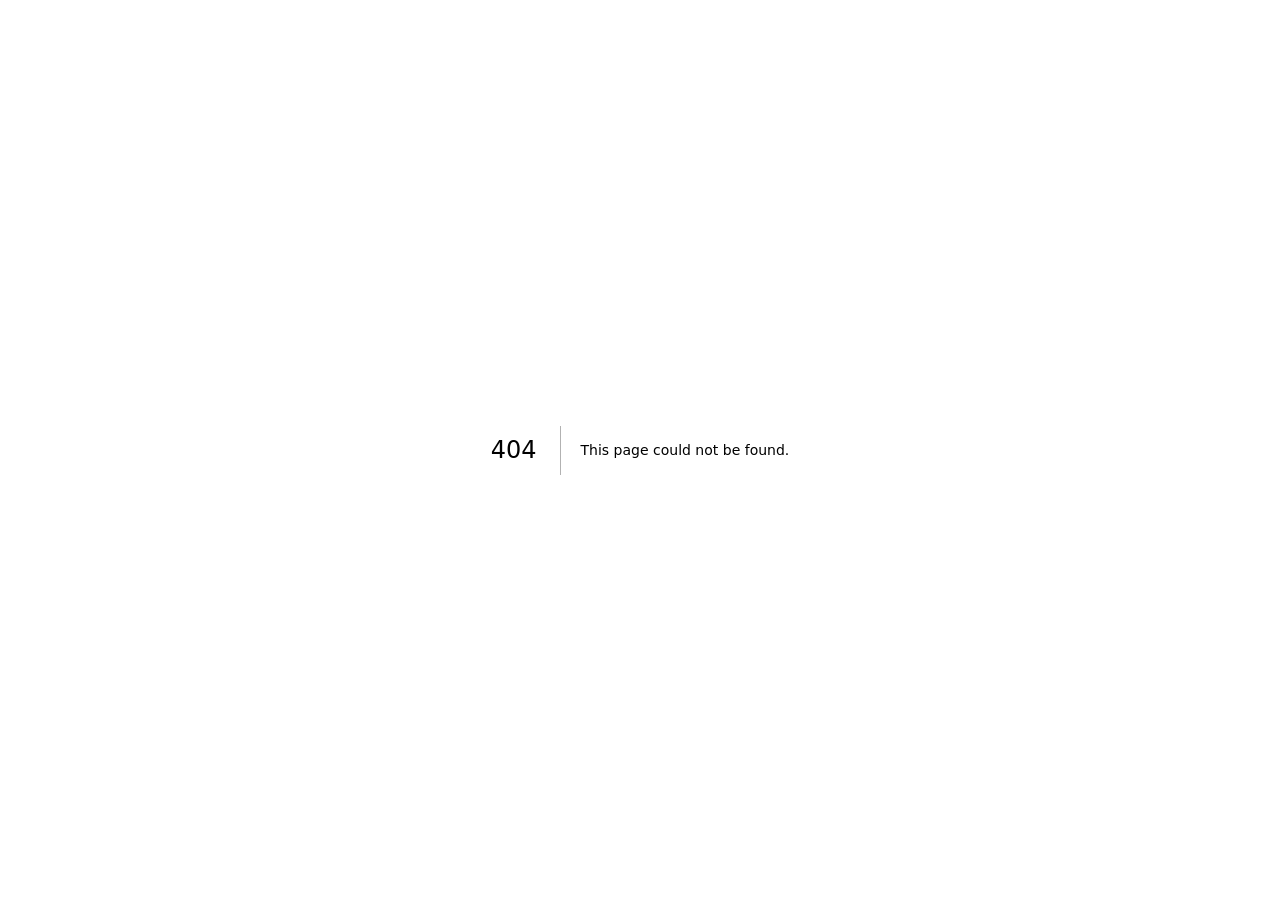
<file: 404/index.html>
<!DOCTYPE html><html lang="en"><head><meta charSet="utf-8"/><meta name="viewport" content="width=device-width, initial-scale=1"/><link rel="stylesheet" href="/_next/static/chunks/3-wfryveel_8l.css" data-precedence="next"/><link rel="preload" as="script" fetchPriority="low" href="/_next/static/chunks/3l04zcqx63h3y.js"/><script src="/_next/static/chunks/2m912stn0vfa6.js" async=""></script><script src="/_next/static/chunks/1mh6a-0e61pyc.js" async=""></script><script src="/_next/static/chunks/turbopack-0lalso72z2cic.js" async=""></script><script src="/_next/static/chunks/0h2qsuyze9ds1.js" async=""></script><meta name="robots" content="noindex"/><title>404: This page could not be found.</title><script src="/_next/static/chunks/0cz1d0mv5g_q7.js" noModule=""></script></head><body><div hidden=""><!--$--><!--/$--></div><div style="font-family:system-ui,&quot;Segoe UI&quot;,Roboto,Helvetica,Arial,sans-serif,&quot;Apple Color Emoji&quot;,&quot;Segoe UI Emoji&quot;;height:100vh;text-align:center;display:flex;flex-direction:column;align-items:center;justify-content:center"><div><style>body{color:#000;background:#fff;margin:0}.next-error-h1{border-right:1px solid rgba(0,0,0,.3)}@media (prefers-color-scheme:dark){body{color:#fff;background:#000}.next-error-h1{border-right:1px solid rgba(255,255,255,.3)}}</style><h1 class="next-error-h1" style="display:inline-block;margin:0 20px 0 0;padding:0 23px 0 0;font-size:24px;font-weight:500;vertical-align:top;line-height:49px">404</h1><div style="display:inline-block"><h2 style="font-size:14px;font-weight:400;line-height:49px;margin:0">This page could not be found.</h2></div></div></div><!--$--><!--/$--><script src="/_next/static/chunks/3l04zcqx63h3y.js" id="_R_" async=""></script><script>(self.__next_f=self.__next_f||[]).push([0])</script><script>self.__next_f.push([1,"1:\"$Sreact.fragment\"\n2:I[39756,[\"/_next/static/chunks/0h2qsuyze9ds1.js\"],\"default\"]\n3:I[37457,[\"/_next/static/chunks/0h2qsuyze9ds1.js\"],\"default\"]\n4:I[97367,[\"/_next/static/chunks/0h2qsuyze9ds1.js\"],\"OutletBoundary\"]\n5:\"$Sreact.suspense\"\n8:I[97367,[\"/_next/static/chunks/0h2qsuyze9ds1.js\"],\"ViewportBoundary\"]\na:I[97367,[\"/_next/static/chunks/0h2qsuyze9ds1.js\"],\"MetadataBoundary\"]\nc:I[68027,[\"/_next/static/chunks/0h2qsuyze9ds1.js\"],\"default\",1]\n:HL[\"/_next/static/chunks/3-wfryveel_8l.css\",\"style\"]\n7:X\n0:{\"P\":null,\"c\":[\"\",\"_not-found\",\"\"],\"q\":\"\",\"i\":false,\"f\":[[[\"\",{\"children\":[\"/_not-found\",{\"children\":[\"__PAGE__\",{},\"$undefined\",\"$undefined\",4608]},\"$undefined\",\"$undefined\",4608]},\"$undefined\",\"$undefined\",4624],[[\"$\",\"$1\",\"c\",{\"children\":[[[\"$\",\"link\",\"0\",{\"rel\":\"stylesheet\",\"href\":\"/_next/static/chunks/3-wfryveel_8l.css\",\"precedence\":\"next\",\"crossOrigin\":\"$undefined\",\"nonce\":\"$undefined\"}],[\"$\",\"script\",\"script-0\",{\"src\":\"/_next/static/chunks/0h2qsuyze9ds1.js\",\"async\":true,\"nonce\":\"$undefined\"}]],[\"$\",\"html\",null,{\"lang\":\"en\",\"children\":[\"$\",\"body\",null,{\"children\":[\"$\",\"$L2\",null,{\"parallelRouterKey\":\"children\",\"error\":\"$undefined\",\"errorStyles\":\"$undefined\",\"errorScripts\":\"$undefined\",\"template\":[\"$\",\"$L3\",null,{}],\"templateStyles\":\"$undefined\",\"templateScripts\":\"$undefined\",\"notFound\":[[[\"$\",\"title\",null,{\"children\":\"404: This page could not be found.\"}],[\"$\",\"div\",null,{\"style\":{\"fontFamily\":\"system-ui,\\\"Segoe UI\\\",Roboto,Helvetica,Arial,sans-serif,\\\"Apple Color Emoji\\\",\\\"Segoe UI Emoji\\\"\",\"height\":\"100vh\",\"textAlign\":\"center\",\"display\":\"flex\",\"flexDirection\":\"column\",\"alignItems\":\"center\",\"justifyContent\":\"center\"},\"children\":[\"$\",\"div\",null,{\"children\":[[\"$\",\"style\",null,{\"dangerouslySetInnerHTML\":{\"__html\":\"body{color:#000;background:#fff;margin:0}.next-error-h1{border-right:1px solid rgba(0,0,0,.3)}@media (prefers-color-scheme:dark){body{color:#fff;background:#000}.next-error-h1{border-right:1px solid rgba(255,255,255,.3)}}\"}}],[\"$\",\"h1\",null,{\"className\":\"next-error-h1\",\"style\":{\"display\":\"inline-block\",\"margin\":\"0 20px 0 0\",\"padding\":\"0 23px 0 0\",\"fontSize\":24,\"fontWeight\":500,\"verticalAlign\":\"top\",\"lineHeight\":\"49px\"},\"children\":404}],[\"$\",\"div\",null,{\"style\":{\"display\":\"inline-block\"},\"children\":[\"$\",\"h2\",null,{\"style\":{\"fontSize\":14,\"fontWeight\":400,\"lineHeight\":\"49px\",\"margin\":0},\"children\":\"This page could not be found.\"}]}]]}]}]],[]],\"forbidden\":\"$undefined\",\"unauthorized\":\"$undefined\"}]}]}]]}],{\"children\":[[\"$\",\"$1\",\"c\",{\"children\":[null,[\"$\",\"$L2\",null,{\"parallelRouterKey\":\"children\",\"error\":\"$undefined\",\"errorStyles\":\"$undefined\",\"errorScripts\":\"$undefined\",\"template\":[\"$\",\"$L3\",null,{}],\"templateStyles\":\"$undefined\",\"templateScripts\":\"$undefined\",\"notFound\":\"$undefined\",\"forbidden\":\"$undefined\",\"unauthorized\":\"$undefined\"}]]}],{\"children\":[[\"$\",\"$1\",\"c\",{\"children\":[[[\"$\",\"title\",null,{\"children\":\"404: This page could not be found.\"}],[\"$\",\"div\",null,{\"style\":\"$0:f:0:1:0:props:children:1:props:children:props:children:props:notFound:0:1:props:style\",\"children\":[\"$\",\"div\",null,{\"children\":[[\"$\",\"style\",null,{\"dangerouslySetInnerHTML\":{\"__html\":\"body{color:#000;background:#fff;margin:0}.next-error-h1{border-right:1px solid rgba(0,0,0,.3)}@media (prefers-color-scheme:dark){body{color:#fff;background:#000}.next-error-h1{border-right:1px solid rgba(255,255,255,.3)}}\"}}],[\"$\",\"h1\",null,{\"className\":\"next-error-h1\",\"style\":\"$0:f:0:1:0:props:children:1:props:children:props:children:props:notFound:0:1:props:children:props:children:1:props:style\",\"children\":404}],[\"$\",\"div\",null,{\"style\":\"$0:f:0:1:0:props:children:1:props:children:props:children:props:notFound:0:1:props:children:props:children:2:props:style\",\"children\":[\"$\",\"h2\",null,{\"style\":\"$0:f:0:1:0:props:children:1:props:children:props:children:props:notFound:0:1:props:children:props:children:2:props:children:props:style\",\"children\":\"This page could not be found.\"}]}]]}]}]],null,[\"$\",\"$L4\",null,{\"children\":[\"$\",\"$5\",null,{\"name\":\"Next.MetadataOutlet\",\"children\":\"$@6\"}]}]]}],{},null,false,null]},null,false,\"$7\"]},null,false,null],[\"$\",\"$1\",\"h\",{\"children\":[[\"$\",\"meta\",null,{\"name\":\"robots\",\"content\":\"noindex\"}],[\"$\",\"$L8\",null,{\"children\":\"$L9\"}],[\"$\",\"div\",null,{\"hidden\":true,\"children\":[\"$\",\"$La\",null,{\"children\":[\"$\",\"$5\",null,{\"name\":\"Next.Metadata\",\"children\":\"$Lb\"}]}]}],null]}],false]],\"m\":\"$undefined\",\"G\":[\"$c\",[[\"$\",\"link\",\"0\",{\"rel\":\"stylesheet\",\"href\":\"/_next/static/chunks/3-wfryveel_8l.css\",\"precedence\":\"next\",\"crossOrigin\":\"$undefined\",\"nonce\":\"$undefined\"}]]],\"S\":true,\"h\":null,\"r\":\"$undefined\",\"s\":\"$undefined\",\"a\":\"$undefined\",\"l\":\"$undefined\",\"p\":\"$undefined\",\"d\":\"$undefined\",\"b\":\"997Xi2pYkyRCgLvnfhr4B\"}\n7:C\n9:[[\"$\",\"meta\",\"0\",{\"charSet\":\"utf-8\"}],[\"$\",\"meta\",\"1\",{\"name\":\"viewport\",\"content\":\"width=device-width, initial-scale=1\"}]]\n6:null\nb:[]\n"])</script></body></html>
</file>
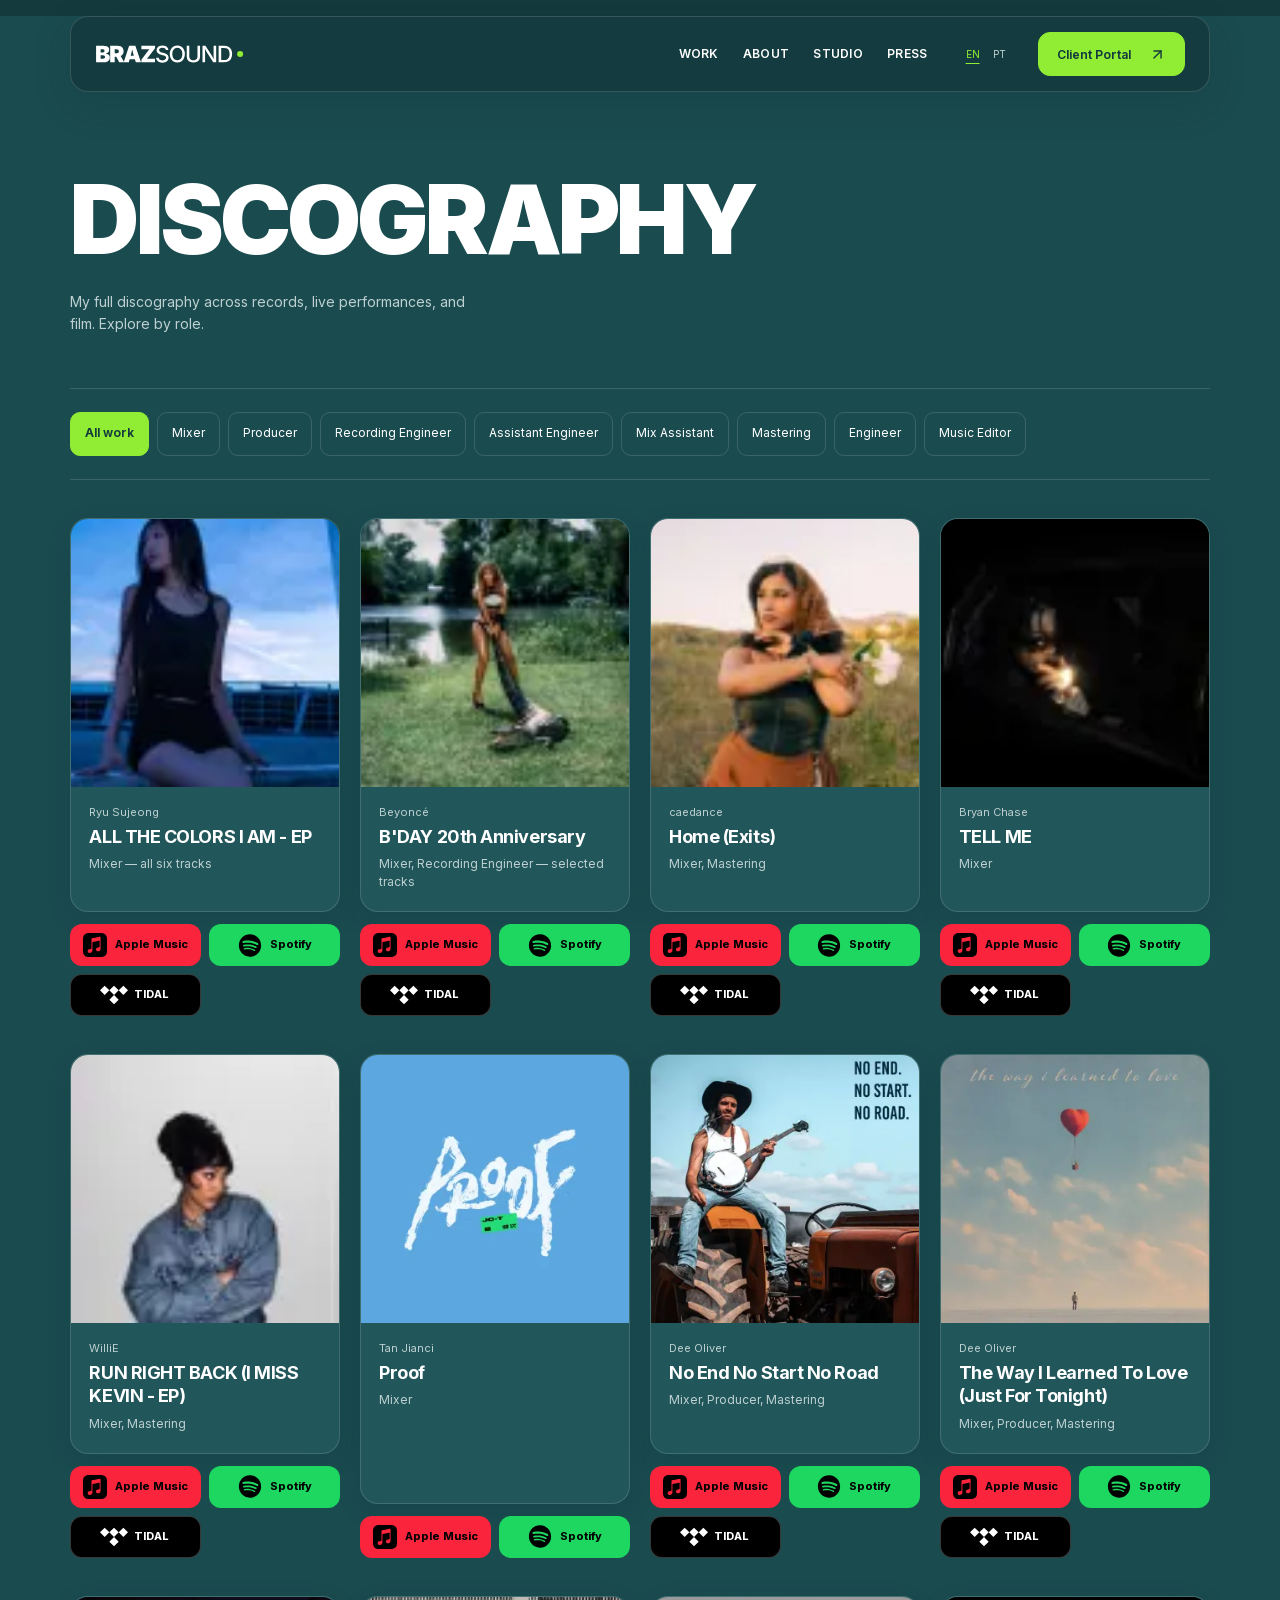
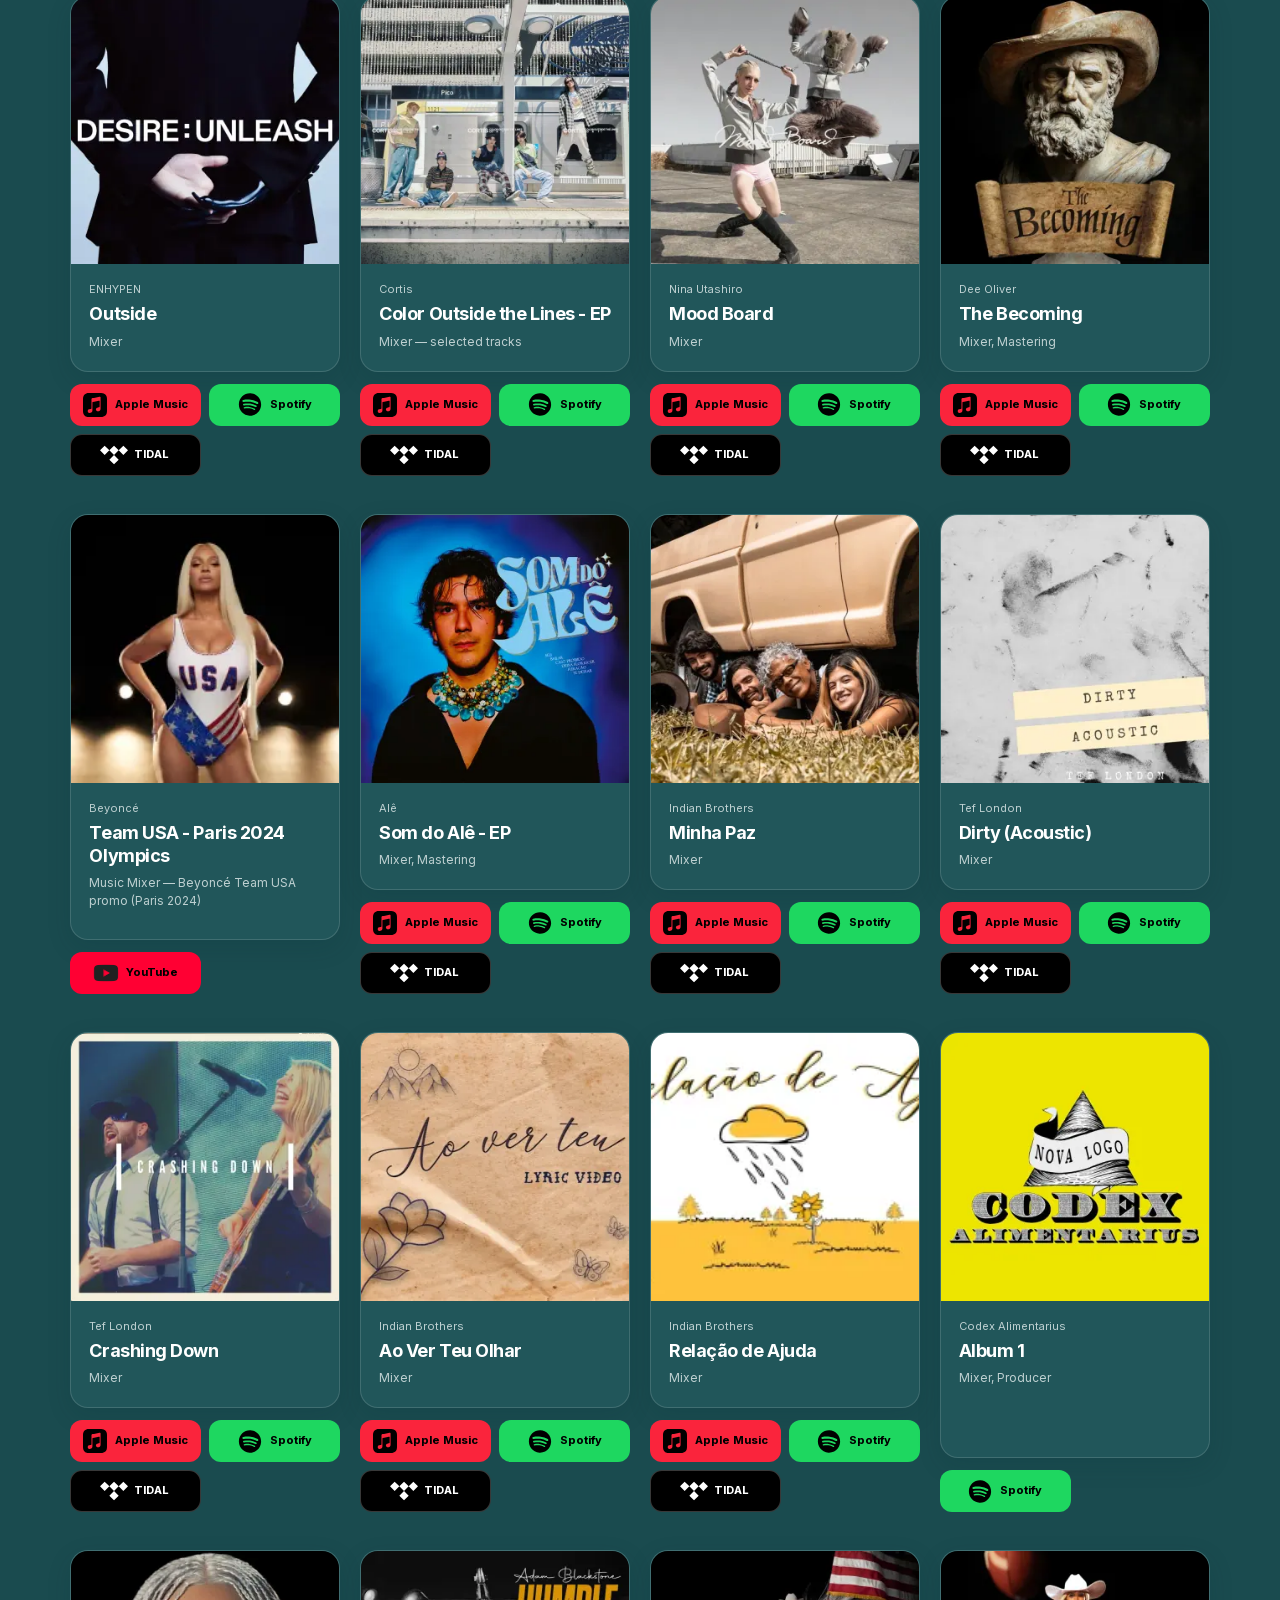
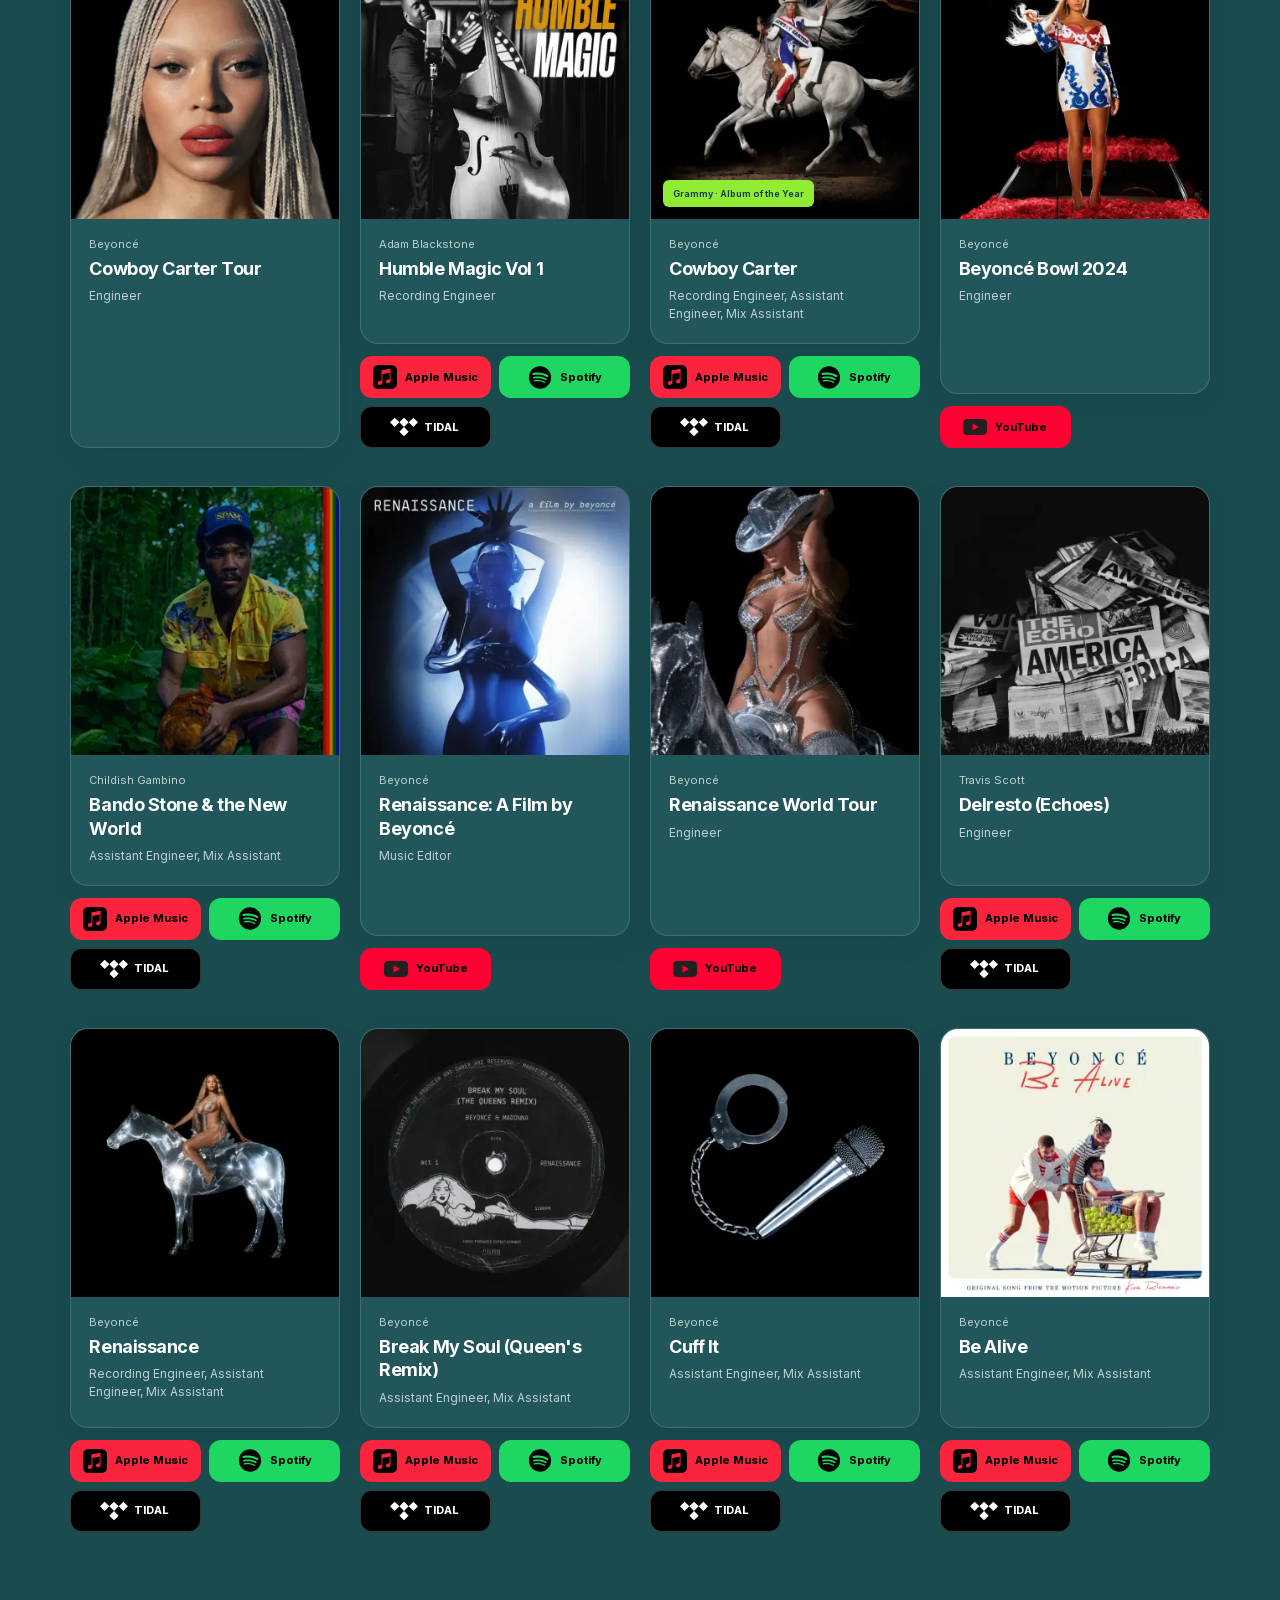
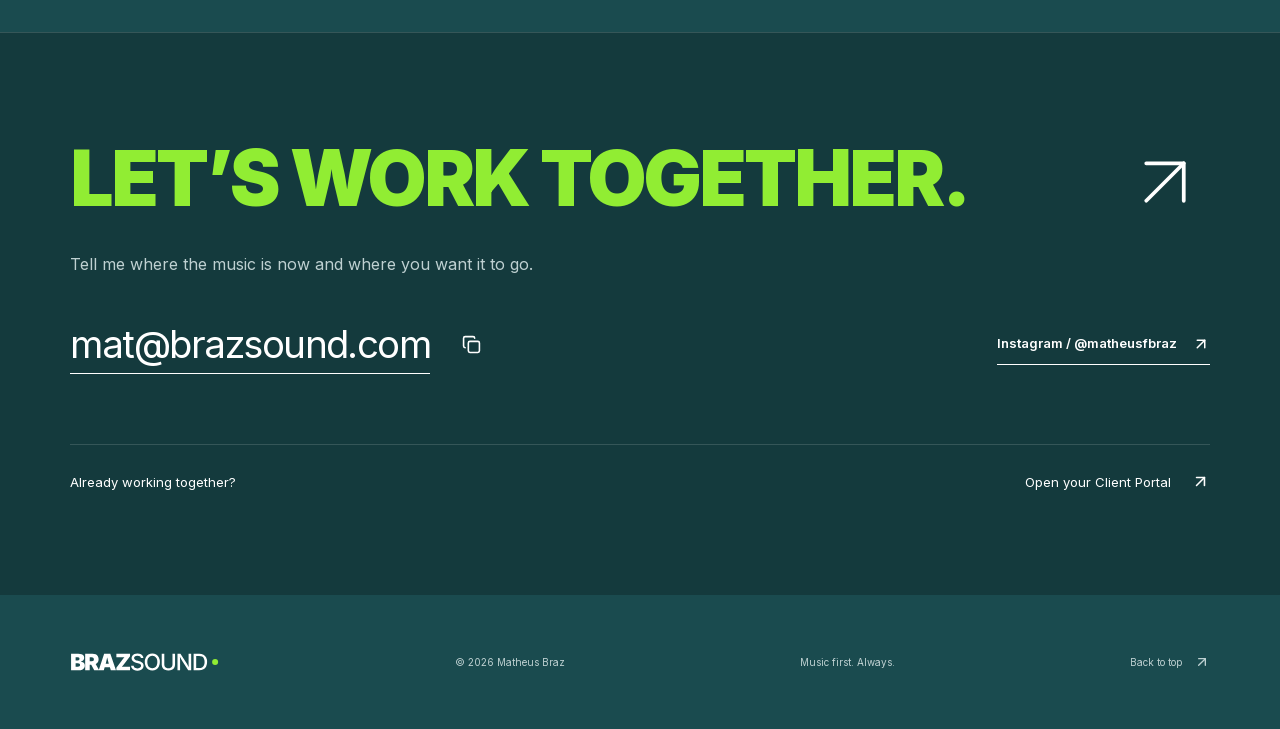
<file: discography/index.html>
<!DOCTYPE html><html lang="en"><head><meta charSet="utf-8"/><meta name="viewport" content="width=device-width, initial-scale=1"/><link rel="preload" as="image" href="/portfolio/brand/brazsound-static.svg"/><link rel="preload" as="image" href="/portfolio/platforms/appleMusic.svg"/><link rel="preload" as="image" href="/portfolio/platforms/spotify.svg"/><link rel="preload" as="image" href="/portfolio/platforms/tidal.svg"/><link rel="preload" as="image" href="/portfolio/platforms/youtube.png"/><link rel="stylesheet" href="/_next/static/chunks/3-wfryveel_8l.css" data-precedence="next"/><link rel="stylesheet" href="/_next/static/chunks/2kwo81oj-6uu1.css" data-precedence="next"/><link rel="preload" as="script" fetchPriority="low" href="/_next/static/chunks/3l04zcqx63h3y.js"/><script src="/_next/static/chunks/2m912stn0vfa6.js" async=""></script><script src="/_next/static/chunks/1mh6a-0e61pyc.js" async=""></script><script src="/_next/static/chunks/turbopack-0lalso72z2cic.js" async=""></script><script src="/_next/static/chunks/0h2qsuyze9ds1.js" async=""></script><script src="/_next/static/chunks/16_epz2ec9ma0.js" async=""></script><title>Discography — BRAZ SOUND / Matheus Braz</title><meta name="description" content="Hear Matheus Braz’s mixing work in pop, R&amp;B, and K-pop. Exact mixing, recording, engineering, and music editing credits, with links to listen."/><meta name="robots" content="index, follow"/><link rel="canonical" href="https://brazsound.com/discography/"/><meta property="og:title" content="Discography — BRAZ SOUND / Matheus Braz"/><meta property="og:description" content="Hear Matheus Braz’s mixing work in pop, R&amp;B, and K-pop. Exact mixing, recording, engineering, and music editing credits, with links to listen."/><meta property="og:site_name" content="BRAZ SOUND"/><meta property="og:image" content="https://brazsound.com/portfolio/brand/brazsound-share-logo-v1.png"/><meta property="og:image:type" content="image/png"/><meta property="og:image:width" content="1200"/><meta property="og:image:height" content="630"/><meta property="og:image:alt" content="BRAZSOUND logo"/><meta property="og:type" content="website"/><meta name="twitter:card" content="summary_large_image"/><meta name="twitter:title" content="Discography — BRAZ SOUND / Matheus Braz"/><meta name="twitter:description" content="Hear Matheus Braz’s mixing work in pop, R&amp;B, and K-pop. Exact mixing, recording, engineering, and music editing credits, with links to listen."/><meta name="twitter:image" content="https://brazsound.com/portfolio/brand/brazsound-share-logo-v1.png"/><meta name="twitter:image:alt" content="BRAZSOUND logo"/><meta name="twitter:image:type" content="image/png"/><meta name="twitter:image:width" content="1200"/><meta name="twitter:image:height" content="630"/><link rel="icon" href="/portfolio/favicon.png"/><link rel="apple-touch-icon" href="/portfolio/favicon.png"/><script src="/_next/static/chunks/0cz1d0mv5g_q7.js" noModule=""></script></head><body><div hidden=""><!--$--><!--/$--></div><div class="bs-site bs-public-site bs-portfolio-font" lang="en" style="--bs-hero-image:url(&quot;/portfolio/studio-background.webp&quot;)" id="top"><a class="bs-skip" href="#main-content">Skip to content</a><header class="bs-header"><a class="bs-wordmark" href="/" aria-label="BRAZ SOUND — Home"><span class="brand-wordmark" role="img" aria-label="BRAZSOUND"><img src="/portfolio/brand/brazsound-static.svg" width="232" height="48" alt="" aria-hidden="true" draggable="false"/></span></a><nav class="bs-desktop-nav" aria-label="Main navigation"><a href="/#work">Work</a><a href="/#about">About</a><a href="/#studio">Studio</a><a href="/#press">Press</a></nav><div class="bs-header-actions"><div class="bs-language" role="group" aria-label="Language"><button aria-pressed="true">EN</button><button aria-pressed="false">PT</button></div><a class="bs-room-link" href="https://client.brazsound.com" rel="nofollow noreferrer">Client Portal<svg xmlns="http://www.w3.org/2000/svg" width="17" height="17" viewBox="0 0 24 24" fill="none" stroke="currentColor" stroke-width="2" stroke-linecap="round" stroke-linejoin="round" class="lucide lucide-arrow-up-right" aria-hidden="true"><path d="M7 7h10v10"></path><path d="M7 17 17 7"></path></svg></a><button class="bs-menu-toggle" aria-label="Open navigation" aria-controls="bs-mobile-menu" aria-expanded="false"><svg xmlns="http://www.w3.org/2000/svg" width="25" height="25" viewBox="0 0 24 24" fill="none" stroke="currentColor" stroke-width="2" stroke-linecap="round" stroke-linejoin="round" class="lucide lucide-menu" aria-hidden="true"><path d="M4 5h16"></path><path d="M4 12h16"></path><path d="M4 19h16"></path></svg></button></div></header><dialog id="bs-mobile-menu" class="bs-menu" aria-label="Open navigation"><div class="bs-menu-heading"><div class="brand-lockup bs-wordmark"><span class="brand-wordmark" role="img" aria-label="BRAZSOUND"><img src="/portfolio/brand/brazsound-static.svg" width="232" height="48" alt="" aria-hidden="true" draggable="false"/></span></div><button class="bs-icon-button" aria-label="Close"><svg xmlns="http://www.w3.org/2000/svg" width="24" height="24" viewBox="0 0 24 24" fill="none" stroke="currentColor" stroke-width="2" stroke-linecap="round" stroke-linejoin="round" class="lucide lucide-x" aria-hidden="true"><path d="M18 6 6 18"></path><path d="m6 6 12 12"></path></svg></button></div><nav><a href="/#work">Work<svg xmlns="http://www.w3.org/2000/svg" width="23" height="23" viewBox="0 0 24 24" fill="none" stroke="currentColor" stroke-width="2" stroke-linecap="round" stroke-linejoin="round" class="lucide lucide-arrow-up-right" aria-hidden="true"><path d="M7 7h10v10"></path><path d="M7 17 17 7"></path></svg></a><a href="/#about">About<svg xmlns="http://www.w3.org/2000/svg" width="23" height="23" viewBox="0 0 24 24" fill="none" stroke="currentColor" stroke-width="2" stroke-linecap="round" stroke-linejoin="round" class="lucide lucide-arrow-up-right" aria-hidden="true"><path d="M7 7h10v10"></path><path d="M7 17 17 7"></path></svg></a><a href="/discography">Full discography<svg xmlns="http://www.w3.org/2000/svg" width="23" height="23" viewBox="0 0 24 24" fill="none" stroke="currentColor" stroke-width="2" stroke-linecap="round" stroke-linejoin="round" class="lucide lucide-arrow-up-right" aria-hidden="true"><path d="M7 7h10v10"></path><path d="M7 17 17 7"></path></svg></a><a href="/#studio">Studio<svg xmlns="http://www.w3.org/2000/svg" width="23" height="23" viewBox="0 0 24 24" fill="none" stroke="currentColor" stroke-width="2" stroke-linecap="round" stroke-linejoin="round" class="lucide lucide-arrow-up-right" aria-hidden="true"><path d="M7 7h10v10"></path><path d="M7 17 17 7"></path></svg></a><a href="/#press">Press<svg xmlns="http://www.w3.org/2000/svg" width="23" height="23" viewBox="0 0 24 24" fill="none" stroke="currentColor" stroke-width="2" stroke-linecap="round" stroke-linejoin="round" class="lucide lucide-arrow-up-right" aria-hidden="true"><path d="M7 7h10v10"></path><path d="M7 17 17 7"></path></svg></a><a href="/#contact">Contact<svg xmlns="http://www.w3.org/2000/svg" width="23" height="23" viewBox="0 0 24 24" fill="none" stroke="currentColor" stroke-width="2" stroke-linecap="round" stroke-linejoin="round" class="lucide lucide-arrow-up-right" aria-hidden="true"><path d="M7 7h10v10"></path><path d="M7 17 17 7"></path></svg></a></nav><div class="bs-menu-bottom"><div class="bs-language" role="group" aria-label="Language"><button aria-pressed="true">EN</button><button aria-pressed="false">PT</button></div><a class="bs-button" href="https://client.brazsound.com" rel="nofollow noreferrer">Client Portal<svg xmlns="http://www.w3.org/2000/svg" width="18" height="18" viewBox="0 0 24 24" fill="none" stroke="currentColor" stroke-width="2" stroke-linecap="round" stroke-linejoin="round" class="lucide lucide-arrow-up-right" aria-hidden="true"><path d="M7 7h10v10"></path><path d="M7 17 17 7"></path></svg></a></div></dialog><main id="main-content"><section id="work" class="bs-wrap bs-catalog"><div class="bs-page-intro"><h1>Discography</h1><p>My full discography across records, live performances, and film. Explore by role.</p></div><div class="bs-catalog-tools"><div class="bs-filters" role="group" aria-label="Filter by role"><button aria-pressed="true">All work</button><button aria-pressed="false">Mixer</button><button aria-pressed="false">Producer</button><button aria-pressed="false">Recording Engineer</button><button aria-pressed="false">Assistant Engineer</button><button aria-pressed="false">Mix Assistant</button><button aria-pressed="false">Mastering</button><button aria-pressed="false">Engineer</button><button aria-pressed="false">Music Editor</button></div></div><div class="bs-credit-grid bs-catalog-grid"><div class="bs-catalog-item" style="opacity:1"><div class="bs-credit-entry"><button class="bs-credit" data-portfolio-credit="d38db294-fec6-44a8-9bed-5d49f397d5a4" aria-label="View credit: ALL THE COLORS I AM - EP — Ryu Sujeong"><div class="bs-cover"><img src="/portfolio/responsive/ff144775-0110-4e6a-b5d3-6c817e2efbd5-640.webp" srcSet="/portfolio/responsive/ff144775-0110-4e6a-b5d3-6c817e2efbd5-96.webp 96w, /portfolio/responsive/ff144775-0110-4e6a-b5d3-6c817e2efbd5-160.webp 160w, /portfolio/responsive/ff144775-0110-4e6a-b5d3-6c817e2efbd5-320.webp 320w, /portfolio/responsive/ff144775-0110-4e6a-b5d3-6c817e2efbd5-480.webp 480w, /portfolio/responsive/ff144775-0110-4e6a-b5d3-6c817e2efbd5-640.webp 640w, /portfolio/responsive/ff144775-0110-4e6a-b5d3-6c817e2efbd5-960.webp 960w, /portfolio/responsive/ff144775-0110-4e6a-b5d3-6c817e2efbd5-1280.webp 1280w" sizes="(max-width: 600px) calc((88vw - 14px) / 2), (max-width: 850px) calc((89vw - 34px) / 3), (max-width: 1100px) calc((89vw - 40px) / 3), (max-width: 1618px) calc((89vw - 60px) / 4), 345px" alt="ALL THE COLORS I AM - EP — Ryu Sujeong" loading="lazy" decoding="async" width="640" height="640"/><span class="bs-cover-open" aria-hidden="true"><svg xmlns="http://www.w3.org/2000/svg" width="22" height="22" viewBox="0 0 24 24" fill="none" stroke="currentColor" stroke-width="2" stroke-linecap="round" stroke-linejoin="round" class="lucide lucide-plus" aria-hidden="true"><path d="M5 12h14"></path><path d="M12 5v14"></path></svg></span></div><div class="bs-credit-top"><span>Ryu Sujeong</span></div><h3>ALL THE COLORS I AM - EP</h3><p>Mixer — all six tracks</p></button><div class="credit-media-buttons" role="group" aria-label="Listen or watch"><a class="credit-media-button credit-media-appleMusic" href="https://music.apple.com/us/album/ryu-sujeong-4th-ep-all-the-colors-i-am-ep/6808605968" target="_blank" rel="noopener noreferrer" aria-label="Apple Music (opens in a new tab)"><img class="credit-media-logo" src="/portfolio/platforms/appleMusic.svg" width="24" height="24" alt="" aria-hidden="true"/><span>Apple Music</span></a><a class="credit-media-button credit-media-spotify" href="https://open.spotify.com/album/3DSalkd73HYXFib2iCH0NP?si=AuZeC3_pSNae164GE7wo0g" target="_blank" rel="noopener noreferrer" aria-label="Spotify (opens in a new tab)"><img class="credit-media-logo" src="/portfolio/platforms/spotify.svg" width="24" height="24" alt="" aria-hidden="true"/><span>Spotify</span></a><a class="credit-media-button credit-media-tidal" href="https://tidal.com/album/558399268" target="_blank" rel="noopener noreferrer" aria-label="TIDAL (opens in a new tab)"><img class="credit-media-logo" src="/portfolio/platforms/tidal.svg" width="24" height="24" alt="" aria-hidden="true"/><span>TIDAL</span></a></div></div></div><div class="bs-catalog-item" style="opacity:1"><div class="bs-credit-entry"><button class="bs-credit" data-portfolio-credit="e88fa9f9-8717-480a-9177-8c35ac986df5" aria-label="View credit: B&#x27;DAY 20th Anniversary — Beyoncé"><div class="bs-cover"><img src="/portfolio/responsive/ffc65f3c-4350-4311-bc55-5b8a81c3a9c2-640.webp" srcSet="/portfolio/responsive/ffc65f3c-4350-4311-bc55-5b8a81c3a9c2-96.webp 96w, /portfolio/responsive/ffc65f3c-4350-4311-bc55-5b8a81c3a9c2-160.webp 160w, /portfolio/responsive/ffc65f3c-4350-4311-bc55-5b8a81c3a9c2-320.webp 320w, /portfolio/responsive/ffc65f3c-4350-4311-bc55-5b8a81c3a9c2-480.webp 480w, /portfolio/responsive/ffc65f3c-4350-4311-bc55-5b8a81c3a9c2-640.webp 640w, /portfolio/responsive/ffc65f3c-4350-4311-bc55-5b8a81c3a9c2-960.webp 960w, /portfolio/responsive/ffc65f3c-4350-4311-bc55-5b8a81c3a9c2-1280.webp 1280w" sizes="(max-width: 600px) calc((88vw - 14px) / 2), (max-width: 850px) calc((89vw - 34px) / 3), (max-width: 1100px) calc((89vw - 40px) / 3), (max-width: 1618px) calc((89vw - 60px) / 4), 345px" alt="B&#x27;DAY 20th Anniversary — Beyoncé" loading="lazy" decoding="async" width="640" height="640"/><span class="bs-cover-open" aria-hidden="true"><svg xmlns="http://www.w3.org/2000/svg" width="22" height="22" viewBox="0 0 24 24" fill="none" stroke="currentColor" stroke-width="2" stroke-linecap="round" stroke-linejoin="round" class="lucide lucide-plus" aria-hidden="true"><path d="M5 12h14"></path><path d="M12 5v14"></path></svg></span></div><div class="bs-credit-top"><span>Beyoncé</span></div><h3>B&#x27;DAY 20th Anniversary</h3><p>Mixer, Recording Engineer — selected tracks</p></button><div class="credit-media-buttons" role="group" aria-label="Listen or watch"><a class="credit-media-button credit-media-appleMusic" href="https://music.apple.com/us/album/bday-20th-anniversary-deluxe-edition/6808332952" target="_blank" rel="noopener noreferrer" aria-label="Apple Music (opens in a new tab)"><img class="credit-media-logo" src="/portfolio/platforms/appleMusic.svg" width="24" height="24" alt="" aria-hidden="true"/><span>Apple Music</span></a><a class="credit-media-button credit-media-spotify" href="https://open.spotify.com/album/1P4dRFaQjFO5bfQKGSCOtW?si=dUweN0FkRw6-mByXCOQNaw" target="_blank" rel="noopener noreferrer" aria-label="Spotify (opens in a new tab)"><img class="credit-media-logo" src="/portfolio/platforms/spotify.svg" width="24" height="24" alt="" aria-hidden="true"/><span>Spotify</span></a><a class="credit-media-button credit-media-tidal" href="https://tidal.com/album/558208630" target="_blank" rel="noopener noreferrer" aria-label="TIDAL (opens in a new tab)"><img class="credit-media-logo" src="/portfolio/platforms/tidal.svg" width="24" height="24" alt="" aria-hidden="true"/><span>TIDAL</span></a></div></div></div><div class="bs-catalog-item" style="opacity:1"><div class="bs-credit-entry"><button class="bs-credit" data-portfolio-credit="8062b871-852b-4dff-9471-96de493e57c8" aria-label="View credit: Home (Exits) — caedance"><div class="bs-cover"><img src="/portfolio/responsive/6a60afbe-af39-4e19-839d-b1c71613632b-640.webp" srcSet="/portfolio/responsive/6a60afbe-af39-4e19-839d-b1c71613632b-96.webp 96w, /portfolio/responsive/6a60afbe-af39-4e19-839d-b1c71613632b-160.webp 160w, /portfolio/responsive/6a60afbe-af39-4e19-839d-b1c71613632b-320.webp 320w, /portfolio/responsive/6a60afbe-af39-4e19-839d-b1c71613632b-480.webp 480w, /portfolio/responsive/6a60afbe-af39-4e19-839d-b1c71613632b-640.webp 640w, /portfolio/responsive/6a60afbe-af39-4e19-839d-b1c71613632b-960.webp 960w, /portfolio/responsive/6a60afbe-af39-4e19-839d-b1c71613632b-1280.webp 1280w" sizes="(max-width: 600px) calc((88vw - 14px) / 2), (max-width: 850px) calc((89vw - 34px) / 3), (max-width: 1100px) calc((89vw - 40px) / 3), (max-width: 1618px) calc((89vw - 60px) / 4), 345px" alt="Home (Exits) — caedance" loading="lazy" decoding="async" width="640" height="640"/><span class="bs-cover-open" aria-hidden="true"><svg xmlns="http://www.w3.org/2000/svg" width="22" height="22" viewBox="0 0 24 24" fill="none" stroke="currentColor" stroke-width="2" stroke-linecap="round" stroke-linejoin="round" class="lucide lucide-plus" aria-hidden="true"><path d="M5 12h14"></path><path d="M12 5v14"></path></svg></span></div><div class="bs-credit-top"><span>caedance</span></div><h3>Home (Exits)</h3><p>Mixer, Mastering</p></button><div class="credit-media-buttons" role="group" aria-label="Listen or watch"><a class="credit-media-button credit-media-appleMusic" href="https://music.apple.com/us/album/home-exits-single/6801826611" target="_blank" rel="noopener noreferrer" aria-label="Apple Music (opens in a new tab)"><img class="credit-media-logo" src="/portfolio/platforms/appleMusic.svg" width="24" height="24" alt="" aria-hidden="true"/><span>Apple Music</span></a><a class="credit-media-button credit-media-spotify" href="https://open.spotify.com/track/7tXjGl9UZIpdtOKYJukgCB?si=4c383c6307e546e6" target="_blank" rel="noopener noreferrer" aria-label="Spotify (opens in a new tab)"><img class="credit-media-logo" src="/portfolio/platforms/spotify.svg" width="24" height="24" alt="" aria-hidden="true"/><span>Spotify</span></a><a class="credit-media-button credit-media-tidal" href="https://tidal.com/album/552627028" target="_blank" rel="noopener noreferrer" aria-label="TIDAL (opens in a new tab)"><img class="credit-media-logo" src="/portfolio/platforms/tidal.svg" width="24" height="24" alt="" aria-hidden="true"/><span>TIDAL</span></a></div></div></div><div class="bs-catalog-item" style="opacity:1"><div class="bs-credit-entry"><button class="bs-credit" data-portfolio-credit="727d4061-34e0-4571-a8bf-22385100fa0c" aria-label="View credit: TELL ME — Bryan Chase"><div class="bs-cover"><img src="/portfolio/responsive/d333fa4d-e92c-46ab-93d4-f9de88f649d9-640.webp" srcSet="/portfolio/responsive/d333fa4d-e92c-46ab-93d4-f9de88f649d9-96.webp 96w, /portfolio/responsive/d333fa4d-e92c-46ab-93d4-f9de88f649d9-160.webp 160w, /portfolio/responsive/d333fa4d-e92c-46ab-93d4-f9de88f649d9-320.webp 320w, /portfolio/responsive/d333fa4d-e92c-46ab-93d4-f9de88f649d9-480.webp 480w, /portfolio/responsive/d333fa4d-e92c-46ab-93d4-f9de88f649d9-640.webp 640w, /portfolio/responsive/d333fa4d-e92c-46ab-93d4-f9de88f649d9-960.webp 960w, /portfolio/responsive/d333fa4d-e92c-46ab-93d4-f9de88f649d9-1280.webp 1280w" sizes="(max-width: 600px) calc((88vw - 14px) / 2), (max-width: 850px) calc((89vw - 34px) / 3), (max-width: 1100px) calc((89vw - 40px) / 3), (max-width: 1618px) calc((89vw - 60px) / 4), 345px" alt="TELL ME — Bryan Chase" loading="lazy" decoding="async" width="640" height="640"/><span class="bs-cover-open" aria-hidden="true"><svg xmlns="http://www.w3.org/2000/svg" width="22" height="22" viewBox="0 0 24 24" fill="none" stroke="currentColor" stroke-width="2" stroke-linecap="round" stroke-linejoin="round" class="lucide lucide-plus" aria-hidden="true"><path d="M5 12h14"></path><path d="M12 5v14"></path></svg></span></div><div class="bs-credit-top"><span>Bryan Chase</span></div><h3>TELL ME</h3><p>Mixer</p></button><div class="credit-media-buttons" role="group" aria-label="Listen or watch"><a class="credit-media-button credit-media-appleMusic" href="https://music.apple.com/us/album/granted-single/1852960793" target="_blank" rel="noopener noreferrer" aria-label="Apple Music (opens in a new tab)"><img class="credit-media-logo" src="/portfolio/platforms/appleMusic.svg" width="24" height="24" alt="" aria-hidden="true"/><span>Apple Music</span></a><a class="credit-media-button credit-media-spotify" href="https://open.spotify.com/track/2ZTlI0xF5K7Jwfx1W0CMBb?si=b39d516eb38c468f" target="_blank" rel="noopener noreferrer" aria-label="Spotify (opens in a new tab)"><img class="credit-media-logo" src="/portfolio/platforms/spotify.svg" width="24" height="24" alt="" aria-hidden="true"/><span>Spotify</span></a><a class="credit-media-button credit-media-tidal" href="https://tidal.com/track/473892583" target="_blank" rel="noopener noreferrer" aria-label="TIDAL (opens in a new tab)"><img class="credit-media-logo" src="/portfolio/platforms/tidal.svg" width="24" height="24" alt="" aria-hidden="true"/><span>TIDAL</span></a></div></div></div><div class="bs-catalog-item" style="opacity:1"><div class="bs-credit-entry"><button class="bs-credit" data-portfolio-credit="credit-01" aria-label="View credit: RUN RIGHT BACK (I MISS KEVIN - EP) — WilliE"><div class="bs-cover"><img src="/portfolio/responsive/credit-01-640.webp" srcSet="/portfolio/responsive/credit-01-96.webp 96w, /portfolio/responsive/credit-01-160.webp 160w, /portfolio/responsive/credit-01-320.webp 320w, /portfolio/responsive/credit-01-480.webp 480w, /portfolio/responsive/credit-01-640.webp 640w, /portfolio/responsive/credit-01-800.webp 800w" sizes="(max-width: 600px) calc((88vw - 14px) / 2), (max-width: 850px) calc((89vw - 34px) / 3), (max-width: 1100px) calc((89vw - 40px) / 3), (max-width: 1618px) calc((89vw - 60px) / 4), 345px" alt="RUN RIGHT BACK (I MISS KEVIN - EP) — WilliE" loading="lazy" decoding="async" width="640" height="640"/><span class="bs-cover-open" aria-hidden="true"><svg xmlns="http://www.w3.org/2000/svg" width="22" height="22" viewBox="0 0 24 24" fill="none" stroke="currentColor" stroke-width="2" stroke-linecap="round" stroke-linejoin="round" class="lucide lucide-plus" aria-hidden="true"><path d="M5 12h14"></path><path d="M12 5v14"></path></svg></span></div><div class="bs-credit-top"><span>WilliE</span></div><h3>RUN RIGHT BACK (I MISS KEVIN - EP)</h3><p>Mixer, Mastering</p></button><div class="credit-media-buttons" role="group" aria-label="Listen or watch"><a class="credit-media-button credit-media-appleMusic" href="https://music.apple.com/us/album/run-right-back/1878511715?i=1878511720" target="_blank" rel="noopener noreferrer" aria-label="Apple Music (opens in a new tab)"><img class="credit-media-logo" src="/portfolio/platforms/appleMusic.svg" width="24" height="24" alt="" aria-hidden="true"/><span>Apple Music</span></a><a class="credit-media-button credit-media-spotify" href="https://open.spotify.com/track/7tgTMNcAmT391TlsQ1LLeN?si=0d2ca269d3fe4762" target="_blank" rel="noopener noreferrer" aria-label="Spotify (opens in a new tab)"><img class="credit-media-logo" src="/portfolio/platforms/spotify.svg" width="24" height="24" alt="" aria-hidden="true"/><span>Spotify</span></a><a class="credit-media-button credit-media-tidal" href="https://tidal.com/track/500565478" target="_blank" rel="noopener noreferrer" aria-label="TIDAL (opens in a new tab)"><img class="credit-media-logo" src="/portfolio/platforms/tidal.svg" width="24" height="24" alt="" aria-hidden="true"/><span>TIDAL</span></a></div></div></div><div class="bs-catalog-item" style="opacity:1"><div class="bs-credit-entry"><button class="bs-credit" data-portfolio-credit="credit-02" aria-label="View credit: Proof — Tan Jianci"><div class="bs-cover"><img src="/portfolio/responsive/credit-02-640.webp" srcSet="/portfolio/responsive/credit-02-96.webp 96w, /portfolio/responsive/credit-02-160.webp 160w, /portfolio/responsive/credit-02-320.webp 320w, /portfolio/responsive/credit-02-480.webp 480w, /portfolio/responsive/credit-02-640.webp 640w, /portfolio/responsive/credit-02-800.webp 800w" sizes="(max-width: 600px) calc((88vw - 14px) / 2), (max-width: 850px) calc((89vw - 34px) / 3), (max-width: 1100px) calc((89vw - 40px) / 3), (max-width: 1618px) calc((89vw - 60px) / 4), 345px" alt="Proof — Tan Jianci" loading="lazy" decoding="async" width="640" height="640"/><span class="bs-cover-open" aria-hidden="true"><svg xmlns="http://www.w3.org/2000/svg" width="22" height="22" viewBox="0 0 24 24" fill="none" stroke="currentColor" stroke-width="2" stroke-linecap="round" stroke-linejoin="round" class="lucide lucide-plus" aria-hidden="true"><path d="M5 12h14"></path><path d="M12 5v14"></path></svg></span></div><div class="bs-credit-top"><span>Tan Jianci</span></div><h3>Proof</h3><p>Mixer</p></button><div class="credit-media-buttons" role="group" aria-label="Listen or watch"><a class="credit-media-button credit-media-appleMusic" href="https://music.apple.com/us/album/proof-single/1864708406" target="_blank" rel="noopener noreferrer" aria-label="Apple Music (opens in a new tab)"><img class="credit-media-logo" src="/portfolio/platforms/appleMusic.svg" width="24" height="24" alt="" aria-hidden="true"/><span>Apple Music</span></a><a class="credit-media-button credit-media-spotify" href="https://open.spotify.com/album/6WOQFyRlhjhahcpbndbCEG?si=3VijNsCXSFyKgzMc2ysttg" target="_blank" rel="noopener noreferrer" aria-label="Spotify (opens in a new tab)"><img class="credit-media-logo" src="/portfolio/platforms/spotify.svg" width="24" height="24" alt="" aria-hidden="true"/><span>Spotify</span></a></div></div></div><div class="bs-catalog-item" style="opacity:1"><div class="bs-credit-entry"><button class="bs-credit" data-portfolio-credit="credit-03" aria-label="View credit: No End No Start No Road — Dee Oliver"><div class="bs-cover"><img src="/portfolio/responsive/credit-03-640.webp" srcSet="/portfolio/responsive/credit-03-96.webp 96w, /portfolio/responsive/credit-03-160.webp 160w, /portfolio/responsive/credit-03-320.webp 320w, /portfolio/responsive/credit-03-480.webp 480w, /portfolio/responsive/credit-03-640.webp 640w, /portfolio/responsive/credit-03-800.webp 800w" sizes="(max-width: 600px) calc((88vw - 14px) / 2), (max-width: 850px) calc((89vw - 34px) / 3), (max-width: 1100px) calc((89vw - 40px) / 3), (max-width: 1618px) calc((89vw - 60px) / 4), 345px" alt="No End No Start No Road — Dee Oliver" loading="lazy" decoding="async" width="640" height="640"/><span class="bs-cover-open" aria-hidden="true"><svg xmlns="http://www.w3.org/2000/svg" width="22" height="22" viewBox="0 0 24 24" fill="none" stroke="currentColor" stroke-width="2" stroke-linecap="round" stroke-linejoin="round" class="lucide lucide-plus" aria-hidden="true"><path d="M5 12h14"></path><path d="M12 5v14"></path></svg></span></div><div class="bs-credit-top"><span>Dee Oliver</span></div><h3>No End No Start No Road</h3><p>Mixer, Producer, Mastering</p></button><div class="credit-media-buttons" role="group" aria-label="Listen or watch"><a class="credit-media-button credit-media-appleMusic" href="https://music.apple.com/us/album/no-end-no-start-no-road-single/1853586887" target="_blank" rel="noopener noreferrer" aria-label="Apple Music (opens in a new tab)"><img class="credit-media-logo" src="/portfolio/platforms/appleMusic.svg" width="24" height="24" alt="" aria-hidden="true"/><span>Apple Music</span></a><a class="credit-media-button credit-media-spotify" href="https://open.spotify.com/album/1eWQd4khlsT5OQAzk2Vv8N?si=KoTFxJJEQRadNAemxKkuHg" target="_blank" rel="noopener noreferrer" aria-label="Spotify (opens in a new tab)"><img class="credit-media-logo" src="/portfolio/platforms/spotify.svg" width="24" height="24" alt="" aria-hidden="true"/><span>Spotify</span></a><a class="credit-media-button credit-media-tidal" href="https://tidal.com/album/474627705" target="_blank" rel="noopener noreferrer" aria-label="TIDAL (opens in a new tab)"><img class="credit-media-logo" src="/portfolio/platforms/tidal.svg" width="24" height="24" alt="" aria-hidden="true"/><span>TIDAL</span></a></div></div></div><div class="bs-catalog-item" style="opacity:1"><div class="bs-credit-entry"><button class="bs-credit" data-portfolio-credit="credit-04" aria-label="View credit: The Way I Learned To Love (Just For Tonight) — Dee Oliver"><div class="bs-cover"><img src="/portfolio/responsive/credit-04-640.webp" srcSet="/portfolio/responsive/credit-04-96.webp 96w, /portfolio/responsive/credit-04-160.webp 160w, /portfolio/responsive/credit-04-320.webp 320w, /portfolio/responsive/credit-04-480.webp 480w, /portfolio/responsive/credit-04-640.webp 640w, /portfolio/responsive/credit-04-800.webp 800w" sizes="(max-width: 600px) calc((88vw - 14px) / 2), (max-width: 850px) calc((89vw - 34px) / 3), (max-width: 1100px) calc((89vw - 40px) / 3), (max-width: 1618px) calc((89vw - 60px) / 4), 345px" alt="The Way I Learned To Love (Just For Tonight) — Dee Oliver" loading="lazy" decoding="async" width="640" height="640"/><span class="bs-cover-open" aria-hidden="true"><svg xmlns="http://www.w3.org/2000/svg" width="22" height="22" viewBox="0 0 24 24" fill="none" stroke="currentColor" stroke-width="2" stroke-linecap="round" stroke-linejoin="round" class="lucide lucide-plus" aria-hidden="true"><path d="M5 12h14"></path><path d="M12 5v14"></path></svg></span></div><div class="bs-credit-top"><span>Dee Oliver</span></div><h3>The Way I Learned To Love (Just For Tonight)</h3><p>Mixer, Producer, Mastering</p></button><div class="credit-media-buttons" role="group" aria-label="Listen or watch"><a class="credit-media-button credit-media-appleMusic" href="https://music.apple.com/us/album/the-way-i-learned-to-love-just-for-tonight-single/1861577434" target="_blank" rel="noopener noreferrer" aria-label="Apple Music (opens in a new tab)"><img class="credit-media-logo" src="/portfolio/platforms/appleMusic.svg" width="24" height="24" alt="" aria-hidden="true"/><span>Apple Music</span></a><a class="credit-media-button credit-media-spotify" href="https://open.spotify.com/album/0eRNVOSKWoRSW5G7eJW8LS?si=01DaNeTxTlqDJSzdobQ3yA" target="_blank" rel="noopener noreferrer" aria-label="Spotify (opens in a new tab)"><img class="credit-media-logo" src="/portfolio/platforms/spotify.svg" width="24" height="24" alt="" aria-hidden="true"/><span>Spotify</span></a><a class="credit-media-button credit-media-tidal" href="https://tidal.com/track/481800424" target="_blank" rel="noopener noreferrer" aria-label="TIDAL (opens in a new tab)"><img class="credit-media-logo" src="/portfolio/platforms/tidal.svg" width="24" height="24" alt="" aria-hidden="true"/><span>TIDAL</span></a></div></div></div><div class="bs-catalog-item" style="opacity:1"><div class="bs-credit-entry"><button class="bs-credit" data-portfolio-credit="credit-06" aria-label="View credit: Outside — ENHYPEN"><div class="bs-cover"><img src="/portfolio/responsive/credit-06-640.webp" srcSet="/portfolio/responsive/credit-06-96.webp 96w, /portfolio/responsive/credit-06-160.webp 160w, /portfolio/responsive/credit-06-320.webp 320w, /portfolio/responsive/credit-06-480.webp 480w, /portfolio/responsive/credit-06-640.webp 640w, /portfolio/responsive/credit-06-800.webp 800w" sizes="(max-width: 600px) calc((88vw - 14px) / 2), (max-width: 850px) calc((89vw - 34px) / 3), (max-width: 1100px) calc((89vw - 40px) / 3), (max-width: 1618px) calc((89vw - 60px) / 4), 345px" alt="Outside — ENHYPEN" loading="lazy" decoding="async" width="640" height="640"/><span class="bs-cover-open" aria-hidden="true"><svg xmlns="http://www.w3.org/2000/svg" width="22" height="22" viewBox="0 0 24 24" fill="none" stroke="currentColor" stroke-width="2" stroke-linecap="round" stroke-linejoin="round" class="lucide lucide-plus" aria-hidden="true"><path d="M5 12h14"></path><path d="M12 5v14"></path></svg></span></div><div class="bs-credit-top"><span>ENHYPEN</span></div><h3>Outside</h3><p>Mixer</p></button><div class="credit-media-buttons" role="group" aria-label="Listen or watch"><a class="credit-media-button credit-media-appleMusic" href="https://music.apple.com/us/album/outside/1814718475?i=1814718709" target="_blank" rel="noopener noreferrer" aria-label="Apple Music (opens in a new tab)"><img class="credit-media-logo" src="/portfolio/platforms/appleMusic.svg" width="24" height="24" alt="" aria-hidden="true"/><span>Apple Music</span></a><a class="credit-media-button credit-media-spotify" href="https://open.spotify.com/track/0IXWLMBZeK33mOb044Sxu6?si=bcc70c48e60b4d56" target="_blank" rel="noopener noreferrer" aria-label="Spotify (opens in a new tab)"><img class="credit-media-logo" src="/portfolio/platforms/spotify.svg" width="24" height="24" alt="" aria-hidden="true"/><span>Spotify</span></a><a class="credit-media-button credit-media-tidal" href="https://tidal.com/track/439739465" target="_blank" rel="noopener noreferrer" aria-label="TIDAL (opens in a new tab)"><img class="credit-media-logo" src="/portfolio/platforms/tidal.svg" width="24" height="24" alt="" aria-hidden="true"/><span>TIDAL</span></a></div></div></div><div class="bs-catalog-item" style="opacity:1"><div class="bs-credit-entry"><button class="bs-credit" data-portfolio-credit="credit-08" aria-label="View credit: Color Outside the Lines - EP — Cortis"><div class="bs-cover"><img src="/portfolio/responsive/credit-08-640.webp" srcSet="/portfolio/responsive/credit-08-96.webp 96w, /portfolio/responsive/credit-08-160.webp 160w, /portfolio/responsive/credit-08-320.webp 320w, /portfolio/responsive/credit-08-480.webp 480w, /portfolio/responsive/credit-08-640.webp 640w, /portfolio/responsive/credit-08-800.webp 800w" sizes="(max-width: 600px) calc((88vw - 14px) / 2), (max-width: 850px) calc((89vw - 34px) / 3), (max-width: 1100px) calc((89vw - 40px) / 3), (max-width: 1618px) calc((89vw - 60px) / 4), 345px" alt="Color Outside the Lines - EP — Cortis" loading="lazy" decoding="async" width="640" height="640"/><span class="bs-cover-open" aria-hidden="true"><svg xmlns="http://www.w3.org/2000/svg" width="22" height="22" viewBox="0 0 24 24" fill="none" stroke="currentColor" stroke-width="2" stroke-linecap="round" stroke-linejoin="round" class="lucide lucide-plus" aria-hidden="true"><path d="M5 12h14"></path><path d="M12 5v14"></path></svg></span></div><div class="bs-credit-top"><span>Cortis</span></div><h3>Color Outside the Lines - EP</h3><p>Mixer — selected tracks</p></button><div class="credit-media-buttons" role="group" aria-label="Listen or watch"><a class="credit-media-button credit-media-appleMusic" href="https://music.apple.com/us/album/color-outside-the-lines-ep/1832031331" target="_blank" rel="noopener noreferrer" aria-label="Apple Music (opens in a new tab)"><img class="credit-media-logo" src="/portfolio/platforms/appleMusic.svg" width="24" height="24" alt="" aria-hidden="true"/><span>Apple Music</span></a><a class="credit-media-button credit-media-spotify" href="https://open.spotify.com/album/2yMfaynthtWVAkJ5A3Kwrf?si=J1ozvLnfRXCn2AhpEy02ZQ" target="_blank" rel="noopener noreferrer" aria-label="Spotify (opens in a new tab)"><img class="credit-media-logo" src="/portfolio/platforms/spotify.svg" width="24" height="24" alt="" aria-hidden="true"/><span>Spotify</span></a><a class="credit-media-button credit-media-tidal" href="https://tidal.com/album/458384281" target="_blank" rel="noopener noreferrer" aria-label="TIDAL (opens in a new tab)"><img class="credit-media-logo" src="/portfolio/platforms/tidal.svg" width="24" height="24" alt="" aria-hidden="true"/><span>TIDAL</span></a></div></div></div><div class="bs-catalog-item" style="opacity:1"><div class="bs-credit-entry"><button class="bs-credit" data-portfolio-credit="credit-09" aria-label="View credit: Mood Board — Nina Utashiro"><div class="bs-cover"><img src="/portfolio/responsive/credit-09-640.webp" srcSet="/portfolio/responsive/credit-09-96.webp 96w, /portfolio/responsive/credit-09-160.webp 160w, /portfolio/responsive/credit-09-320.webp 320w, /portfolio/responsive/credit-09-480.webp 480w, /portfolio/responsive/credit-09-640.webp 640w, /portfolio/responsive/credit-09-800.webp 800w" sizes="(max-width: 600px) calc((88vw - 14px) / 2), (max-width: 850px) calc((89vw - 34px) / 3), (max-width: 1100px) calc((89vw - 40px) / 3), (max-width: 1618px) calc((89vw - 60px) / 4), 345px" alt="Mood Board — Nina Utashiro" loading="lazy" decoding="async" width="640" height="640"/><span class="bs-cover-open" aria-hidden="true"><svg xmlns="http://www.w3.org/2000/svg" width="22" height="22" viewBox="0 0 24 24" fill="none" stroke="currentColor" stroke-width="2" stroke-linecap="round" stroke-linejoin="round" class="lucide lucide-plus" aria-hidden="true"><path d="M5 12h14"></path><path d="M12 5v14"></path></svg></span></div><div class="bs-credit-top"><span>Nina Utashiro</span></div><h3>Mood Board</h3><p>Mixer</p></button><div class="credit-media-buttons" role="group" aria-label="Listen or watch"><a class="credit-media-button credit-media-appleMusic" href="https://music.apple.com/us/album/mood-board/1826736636?i=1826736639" target="_blank" rel="noopener noreferrer" aria-label="Apple Music (opens in a new tab)"><img class="credit-media-logo" src="/portfolio/platforms/appleMusic.svg" width="24" height="24" alt="" aria-hidden="true"/><span>Apple Music</span></a><a class="credit-media-button credit-media-spotify" href="https://open.spotify.com/album/5OiDJXtwDVdjD72FlVY23K?si=r0NU5143SiKMuHyLKbnC0w" target="_blank" rel="noopener noreferrer" aria-label="Spotify (opens in a new tab)"><img class="credit-media-logo" src="/portfolio/platforms/spotify.svg" width="24" height="24" alt="" aria-hidden="true"/><span>Spotify</span></a><a class="credit-media-button credit-media-tidal" href="https://tidal.com/album/448124147" target="_blank" rel="noopener noreferrer" aria-label="TIDAL (opens in a new tab)"><img class="credit-media-logo" src="/portfolio/platforms/tidal.svg" width="24" height="24" alt="" aria-hidden="true"/><span>TIDAL</span></a></div></div></div><div class="bs-catalog-item" style="opacity:1"><div class="bs-credit-entry"><button class="bs-credit" data-portfolio-credit="credit-11" aria-label="View credit: The Becoming — Dee Oliver"><div class="bs-cover"><img src="/portfolio/responsive/credit-11-640.webp" srcSet="/portfolio/responsive/credit-11-96.webp 96w, /portfolio/responsive/credit-11-160.webp 160w, /portfolio/responsive/credit-11-320.webp 320w, /portfolio/responsive/credit-11-480.webp 480w, /portfolio/responsive/credit-11-640.webp 640w, /portfolio/responsive/credit-11-800.webp 800w" sizes="(max-width: 600px) calc((88vw - 14px) / 2), (max-width: 850px) calc((89vw - 34px) / 3), (max-width: 1100px) calc((89vw - 40px) / 3), (max-width: 1618px) calc((89vw - 60px) / 4), 345px" alt="The Becoming — Dee Oliver" loading="lazy" decoding="async" width="640" height="640"/><span class="bs-cover-open" aria-hidden="true"><svg xmlns="http://www.w3.org/2000/svg" width="22" height="22" viewBox="0 0 24 24" fill="none" stroke="currentColor" stroke-width="2" stroke-linecap="round" stroke-linejoin="round" class="lucide lucide-plus" aria-hidden="true"><path d="M5 12h14"></path><path d="M12 5v14"></path></svg></span></div><div class="bs-credit-top"><span>Dee Oliver</span></div><h3>The Becoming</h3><p>Mixer, Mastering</p></button><div class="credit-media-buttons" role="group" aria-label="Listen or watch"><a class="credit-media-button credit-media-appleMusic" href="https://music.apple.com/us/album/the-becoming-single/1774701340" target="_blank" rel="noopener noreferrer" aria-label="Apple Music (opens in a new tab)"><img class="credit-media-logo" src="/portfolio/platforms/appleMusic.svg" width="24" height="24" alt="" aria-hidden="true"/><span>Apple Music</span></a><a class="credit-media-button credit-media-spotify" href="https://open.spotify.com/album/7z7TeB6mFOaQCj5GFJTOC5?si=l0Q2ORt6Qka5IdyOfnlIZg" target="_blank" rel="noopener noreferrer" aria-label="Spotify (opens in a new tab)"><img class="credit-media-logo" src="/portfolio/platforms/spotify.svg" width="24" height="24" alt="" aria-hidden="true"/><span>Spotify</span></a><a class="credit-media-button credit-media-tidal" href="https://tidal.com/album/394038633" target="_blank" rel="noopener noreferrer" aria-label="TIDAL (opens in a new tab)"><img class="credit-media-logo" src="/portfolio/platforms/tidal.svg" width="24" height="24" alt="" aria-hidden="true"/><span>TIDAL</span></a></div></div></div><div class="bs-catalog-item" style="opacity:1"><div class="bs-credit-entry"><button class="bs-credit" data-portfolio-credit="credit-12" aria-label="View credit: Team USA - Paris 2024 Olympics — Beyoncé"><div class="bs-cover"><img src="/portfolio/responsive/credit-12-640.webp" srcSet="/portfolio/responsive/credit-12-96.webp 96w, /portfolio/responsive/credit-12-160.webp 160w, /portfolio/responsive/credit-12-320.webp 320w, /portfolio/responsive/credit-12-480.webp 480w, /portfolio/responsive/credit-12-640.webp 640w, /portfolio/responsive/credit-12-800.webp 800w" sizes="(max-width: 600px) calc((88vw - 14px) / 2), (max-width: 850px) calc((89vw - 34px) / 3), (max-width: 1100px) calc((89vw - 40px) / 3), (max-width: 1618px) calc((89vw - 60px) / 4), 345px" alt="Team USA - Paris 2024 Olympics — Beyoncé" loading="lazy" decoding="async" width="640" height="640"/><span class="bs-cover-open" aria-hidden="true"><svg xmlns="http://www.w3.org/2000/svg" width="22" height="22" viewBox="0 0 24 24" fill="none" stroke="currentColor" stroke-width="2" stroke-linecap="round" stroke-linejoin="round" class="lucide lucide-plus" aria-hidden="true"><path d="M5 12h14"></path><path d="M12 5v14"></path></svg></span></div><div class="bs-credit-top"><span>Beyoncé</span></div><h3>Team USA - Paris 2024 Olympics</h3><p>Music Mixer — Beyoncé Team USA promo (Paris 2024)</p></button><div class="credit-media-buttons" role="group" aria-label="Listen or watch"><a class="credit-media-button credit-media-youtube" href="https://www.youtube.com/watch?v=wa7HpWw7DEk" target="_blank" rel="noopener noreferrer" aria-label="YouTube (opens in a new tab)"><img class="credit-media-logo" src="/portfolio/platforms/youtube.png" width="24" height="24" alt="" aria-hidden="true"/><span>YouTube</span></a></div></div></div><div class="bs-catalog-item" style="opacity:1"><div class="bs-credit-entry"><button class="bs-credit" data-portfolio-credit="credit-15" aria-label="View credit: Som do Alê - EP — Alê"><div class="bs-cover"><img src="/portfolio/responsive/credit-15-640.webp" srcSet="/portfolio/responsive/credit-15-96.webp 96w, /portfolio/responsive/credit-15-160.webp 160w, /portfolio/responsive/credit-15-320.webp 320w, /portfolio/responsive/credit-15-480.webp 480w, /portfolio/responsive/credit-15-640.webp 640w, /portfolio/responsive/credit-15-800.webp 800w" sizes="(max-width: 600px) calc((88vw - 14px) / 2), (max-width: 850px) calc((89vw - 34px) / 3), (max-width: 1100px) calc((89vw - 40px) / 3), (max-width: 1618px) calc((89vw - 60px) / 4), 345px" alt="Som do Alê - EP — Alê" loading="lazy" decoding="async" width="640" height="640"/><span class="bs-cover-open" aria-hidden="true"><svg xmlns="http://www.w3.org/2000/svg" width="22" height="22" viewBox="0 0 24 24" fill="none" stroke="currentColor" stroke-width="2" stroke-linecap="round" stroke-linejoin="round" class="lucide lucide-plus" aria-hidden="true"><path d="M5 12h14"></path><path d="M12 5v14"></path></svg></span></div><div class="bs-credit-top"><span>Alê</span></div><h3>Som do Alê - EP</h3><p>Mixer, Mastering</p></button><div class="credit-media-buttons" role="group" aria-label="Listen or watch"><a class="credit-media-button credit-media-appleMusic" href="https://music.apple.com/us/album/som-do-al%C3%AA-ep/1842192470" target="_blank" rel="noopener noreferrer" aria-label="Apple Music (opens in a new tab)"><img class="credit-media-logo" src="/portfolio/platforms/appleMusic.svg" width="24" height="24" alt="" aria-hidden="true"/><span>Apple Music</span></a><a class="credit-media-button credit-media-spotify" href="https://open.spotify.com/album/5ON3Z9ZzT6FZtMjqhc7ar1?si=gydYITRsSmmj0Fy6v3qLgw" target="_blank" rel="noopener noreferrer" aria-label="Spotify (opens in a new tab)"><img class="credit-media-logo" src="/portfolio/platforms/spotify.svg" width="24" height="24" alt="" aria-hidden="true"/><span>Spotify</span></a><a class="credit-media-button credit-media-tidal" href="https://tidal.com/album/403872030" target="_blank" rel="noopener noreferrer" aria-label="TIDAL (opens in a new tab)"><img class="credit-media-logo" src="/portfolio/platforms/tidal.svg" width="24" height="24" alt="" aria-hidden="true"/><span>TIDAL</span></a></div></div></div><div class="bs-catalog-item" style="opacity:1"><div class="bs-credit-entry"><button class="bs-credit" data-portfolio-credit="credit-23" aria-label="View credit: Minha Paz — Indian Brothers"><div class="bs-cover"><img src="/portfolio/responsive/credit-23-640.webp" srcSet="/portfolio/responsive/credit-23-96.webp 96w, /portfolio/responsive/credit-23-160.webp 160w, /portfolio/responsive/credit-23-320.webp 320w, /portfolio/responsive/credit-23-480.webp 480w, /portfolio/responsive/credit-23-640.webp 640w, /portfolio/responsive/credit-23-800.webp 800w" sizes="(max-width: 600px) calc((88vw - 14px) / 2), (max-width: 850px) calc((89vw - 34px) / 3), (max-width: 1100px) calc((89vw - 40px) / 3), (max-width: 1618px) calc((89vw - 60px) / 4), 345px" alt="Minha Paz — Indian Brothers" loading="lazy" decoding="async" width="640" height="640"/><span class="bs-cover-open" aria-hidden="true"><svg xmlns="http://www.w3.org/2000/svg" width="22" height="22" viewBox="0 0 24 24" fill="none" stroke="currentColor" stroke-width="2" stroke-linecap="round" stroke-linejoin="round" class="lucide lucide-plus" aria-hidden="true"><path d="M5 12h14"></path><path d="M12 5v14"></path></svg></span></div><div class="bs-credit-top"><span>Indian Brothers</span></div><h3>Minha Paz</h3><p>Mixer</p></button><div class="credit-media-buttons" role="group" aria-label="Listen or watch"><a class="credit-media-button credit-media-appleMusic" href="https://music.apple.com/us/album/minha-paz-single/1561689616" target="_blank" rel="noopener noreferrer" aria-label="Apple Music (opens in a new tab)"><img class="credit-media-logo" src="/portfolio/platforms/appleMusic.svg" width="24" height="24" alt="" aria-hidden="true"/><span>Apple Music</span></a><a class="credit-media-button credit-media-spotify" href="https://open.spotify.com/album/5BBSWwjG7JPmMitAq31Zr4?si=9Oka3RYkQWKVTeScdJQpJg" target="_blank" rel="noopener noreferrer" aria-label="Spotify (opens in a new tab)"><img class="credit-media-logo" src="/portfolio/platforms/spotify.svg" width="24" height="24" alt="" aria-hidden="true"/><span>Spotify</span></a><a class="credit-media-button credit-media-tidal" href="https://tidal.com/album/179674776" target="_blank" rel="noopener noreferrer" aria-label="TIDAL (opens in a new tab)"><img class="credit-media-logo" src="/portfolio/platforms/tidal.svg" width="24" height="24" alt="" aria-hidden="true"/><span>TIDAL</span></a></div></div></div><div class="bs-catalog-item" style="opacity:1"><div class="bs-credit-entry"><button class="bs-credit" data-portfolio-credit="credit-24" aria-label="View credit: Dirty (Acoustic) — Tef London"><div class="bs-cover"><img src="/portfolio/responsive/credit-24-640.webp" srcSet="/portfolio/responsive/credit-24-96.webp 96w, /portfolio/responsive/credit-24-160.webp 160w, /portfolio/responsive/credit-24-320.webp 320w, /portfolio/responsive/credit-24-480.webp 480w, /portfolio/responsive/credit-24-640.webp 640w, /portfolio/responsive/credit-24-800.webp 800w" sizes="(max-width: 600px) calc((88vw - 14px) / 2), (max-width: 850px) calc((89vw - 34px) / 3), (max-width: 1100px) calc((89vw - 40px) / 3), (max-width: 1618px) calc((89vw - 60px) / 4), 345px" alt="Dirty (Acoustic) — Tef London" loading="lazy" decoding="async" width="640" height="640"/><span class="bs-cover-open" aria-hidden="true"><svg xmlns="http://www.w3.org/2000/svg" width="22" height="22" viewBox="0 0 24 24" fill="none" stroke="currentColor" stroke-width="2" stroke-linecap="round" stroke-linejoin="round" class="lucide lucide-plus" aria-hidden="true"><path d="M5 12h14"></path><path d="M12 5v14"></path></svg></span></div><div class="bs-credit-top"><span>Tef London</span></div><h3>Dirty (Acoustic)</h3><p>Mixer</p></button><div class="credit-media-buttons" role="group" aria-label="Listen or watch"><a class="credit-media-button credit-media-appleMusic" href="https://music.apple.com/us/album/dirty-acoustic-single/1529541542" target="_blank" rel="noopener noreferrer" aria-label="Apple Music (opens in a new tab)"><img class="credit-media-logo" src="/portfolio/platforms/appleMusic.svg" width="24" height="24" alt="" aria-hidden="true"/><span>Apple Music</span></a><a class="credit-media-button credit-media-spotify" href="https://open.spotify.com/album/1vEDfAZxHwBB5oRj0Nrkv1?si=ZbH7hrlOTyGxzE4o45sItw" target="_blank" rel="noopener noreferrer" aria-label="Spotify (opens in a new tab)"><img class="credit-media-logo" src="/portfolio/platforms/spotify.svg" width="24" height="24" alt="" aria-hidden="true"/><span>Spotify</span></a><a class="credit-media-button credit-media-tidal" href="https://tidal.com/album/153427907/u" target="_blank" rel="noopener noreferrer" aria-label="TIDAL (opens in a new tab)"><img class="credit-media-logo" src="/portfolio/platforms/tidal.svg" width="24" height="24" alt="" aria-hidden="true"/><span>TIDAL</span></a></div></div></div><div class="bs-catalog-item" style="opacity:1"><div class="bs-credit-entry"><button class="bs-credit" data-portfolio-credit="credit-25" aria-label="View credit: Crashing Down — Tef London"><div class="bs-cover"><img src="/portfolio/responsive/credit-25-640.webp" srcSet="/portfolio/responsive/credit-25-96.webp 96w, /portfolio/responsive/credit-25-160.webp 160w, /portfolio/responsive/credit-25-320.webp 320w, /portfolio/responsive/credit-25-480.webp 480w, /portfolio/responsive/credit-25-640.webp 640w, /portfolio/responsive/credit-25-800.webp 800w" sizes="(max-width: 600px) calc((88vw - 14px) / 2), (max-width: 850px) calc((89vw - 34px) / 3), (max-width: 1100px) calc((89vw - 40px) / 3), (max-width: 1618px) calc((89vw - 60px) / 4), 345px" alt="Crashing Down — Tef London" loading="lazy" decoding="async" width="640" height="640"/><span class="bs-cover-open" aria-hidden="true"><svg xmlns="http://www.w3.org/2000/svg" width="22" height="22" viewBox="0 0 24 24" fill="none" stroke="currentColor" stroke-width="2" stroke-linecap="round" stroke-linejoin="round" class="lucide lucide-plus" aria-hidden="true"><path d="M5 12h14"></path><path d="M12 5v14"></path></svg></span></div><div class="bs-credit-top"><span>Tef London</span></div><h3>Crashing Down</h3><p>Mixer</p></button><div class="credit-media-buttons" role="group" aria-label="Listen or watch"><a class="credit-media-button credit-media-appleMusic" href="https://music.apple.com/us/album/crashing-down-single/1476330079" target="_blank" rel="noopener noreferrer" aria-label="Apple Music (opens in a new tab)"><img class="credit-media-logo" src="/portfolio/platforms/appleMusic.svg" width="24" height="24" alt="" aria-hidden="true"/><span>Apple Music</span></a><a class="credit-media-button credit-media-spotify" href="https://open.spotify.com/album/2wtL2WS46epC0AYIQlr3TU?si=jegYQJPFTueoiQ31dDoUOA" target="_blank" rel="noopener noreferrer" aria-label="Spotify (opens in a new tab)"><img class="credit-media-logo" src="/portfolio/platforms/spotify.svg" width="24" height="24" alt="" aria-hidden="true"/><span>Spotify</span></a><a class="credit-media-button credit-media-tidal" href="https://tidal.com/album/115280642" target="_blank" rel="noopener noreferrer" aria-label="TIDAL (opens in a new tab)"><img class="credit-media-logo" src="/portfolio/platforms/tidal.svg" width="24" height="24" alt="" aria-hidden="true"/><span>TIDAL</span></a></div></div></div><div class="bs-catalog-item" style="opacity:1"><div class="bs-credit-entry"><button class="bs-credit" data-portfolio-credit="credit-26" aria-label="View credit: Ao Ver Teu Olhar — Indian Brothers"><div class="bs-cover"><img src="/portfolio/responsive/credit-26-640.webp" srcSet="/portfolio/responsive/credit-26-96.webp 96w, /portfolio/responsive/credit-26-160.webp 160w, /portfolio/responsive/credit-26-320.webp 320w, /portfolio/responsive/credit-26-480.webp 480w, /portfolio/responsive/credit-26-640.webp 640w, /portfolio/responsive/credit-26-800.webp 800w" sizes="(max-width: 600px) calc((88vw - 14px) / 2), (max-width: 850px) calc((89vw - 34px) / 3), (max-width: 1100px) calc((89vw - 40px) / 3), (max-width: 1618px) calc((89vw - 60px) / 4), 345px" alt="Ao Ver Teu Olhar — Indian Brothers" loading="lazy" decoding="async" width="640" height="640"/><span class="bs-cover-open" aria-hidden="true"><svg xmlns="http://www.w3.org/2000/svg" width="22" height="22" viewBox="0 0 24 24" fill="none" stroke="currentColor" stroke-width="2" stroke-linecap="round" stroke-linejoin="round" class="lucide lucide-plus" aria-hidden="true"><path d="M5 12h14"></path><path d="M12 5v14"></path></svg></span></div><div class="bs-credit-top"><span>Indian Brothers</span></div><h3>Ao Ver Teu Olhar</h3><p>Mixer</p></button><div class="credit-media-buttons" role="group" aria-label="Listen or watch"><a class="credit-media-button credit-media-appleMusic" href="https://music.apple.com/us/album/ao-ver-teu-olhar/1522590435?i=1522590441" target="_blank" rel="noopener noreferrer" aria-label="Apple Music (opens in a new tab)"><img class="credit-media-logo" src="/portfolio/platforms/appleMusic.svg" width="24" height="24" alt="" aria-hidden="true"/><span>Apple Music</span></a><a class="credit-media-button credit-media-spotify" href="https://open.spotify.com/track/1oRexU9tnxPpeIAsWS1Gxp?si=239d64c440b64511" target="_blank" rel="noopener noreferrer" aria-label="Spotify (opens in a new tab)"><img class="credit-media-logo" src="/portfolio/platforms/spotify.svg" width="24" height="24" alt="" aria-hidden="true"/><span>Spotify</span></a><a class="credit-media-button credit-media-tidal" href="https://tidal.com/album/375004229" target="_blank" rel="noopener noreferrer" aria-label="TIDAL (opens in a new tab)"><img class="credit-media-logo" src="/portfolio/platforms/tidal.svg" width="24" height="24" alt="" aria-hidden="true"/><span>TIDAL</span></a></div></div></div><div class="bs-catalog-item" style="opacity:1"><div class="bs-credit-entry"><button class="bs-credit" data-portfolio-credit="credit-27" aria-label="View credit: Relação de Ajuda — Indian Brothers"><div class="bs-cover"><img src="/portfolio/responsive/credit-27-640.webp" srcSet="/portfolio/responsive/credit-27-96.webp 96w, /portfolio/responsive/credit-27-160.webp 160w, /portfolio/responsive/credit-27-320.webp 320w, /portfolio/responsive/credit-27-480.webp 480w, /portfolio/responsive/credit-27-640.webp 640w, /portfolio/responsive/credit-27-800.webp 800w" sizes="(max-width: 600px) calc((88vw - 14px) / 2), (max-width: 850px) calc((89vw - 34px) / 3), (max-width: 1100px) calc((89vw - 40px) / 3), (max-width: 1618px) calc((89vw - 60px) / 4), 345px" alt="Relação de Ajuda — Indian Brothers" loading="lazy" decoding="async" width="640" height="640"/><span class="bs-cover-open" aria-hidden="true"><svg xmlns="http://www.w3.org/2000/svg" width="22" height="22" viewBox="0 0 24 24" fill="none" stroke="currentColor" stroke-width="2" stroke-linecap="round" stroke-linejoin="round" class="lucide lucide-plus" aria-hidden="true"><path d="M5 12h14"></path><path d="M12 5v14"></path></svg></span></div><div class="bs-credit-top"><span>Indian Brothers</span></div><h3>Relação de Ajuda</h3><p>Mixer</p></button><div class="credit-media-buttons" role="group" aria-label="Listen or watch"><a class="credit-media-button credit-media-appleMusic" href="https://music.apple.com/us/album/rela%C3%A7%C3%A3o-de-ajuda/1533545210?i=1533545212" target="_blank" rel="noopener noreferrer" aria-label="Apple Music (opens in a new tab)"><img class="credit-media-logo" src="/portfolio/platforms/appleMusic.svg" width="24" height="24" alt="" aria-hidden="true"/><span>Apple Music</span></a><a class="credit-media-button credit-media-spotify" href="https://open.spotify.com/album/3SbDzesQ4xxsG1ujaqpV15?si=QjRoRLZwTIWRFpJPLlNVGQ" target="_blank" rel="noopener noreferrer" aria-label="Spotify (opens in a new tab)"><img class="credit-media-logo" src="/portfolio/platforms/spotify.svg" width="24" height="24" alt="" aria-hidden="true"/><span>Spotify</span></a><a class="credit-media-button credit-media-tidal" href="https://tidal.com/album/375004221" target="_blank" rel="noopener noreferrer" aria-label="TIDAL (opens in a new tab)"><img class="credit-media-logo" src="/portfolio/platforms/tidal.svg" width="24" height="24" alt="" aria-hidden="true"/><span>TIDAL</span></a></div></div></div><div class="bs-catalog-item" style="opacity:1"><div class="bs-credit-entry"><button class="bs-credit" data-portfolio-credit="credit-28" aria-label="View credit: Album 1 — Codex Alimentarius"><div class="bs-cover"><img src="/portfolio/responsive/credit-28-640.webp" srcSet="/portfolio/responsive/credit-28-96.webp 96w, /portfolio/responsive/credit-28-160.webp 160w, /portfolio/responsive/credit-28-320.webp 320w, /portfolio/responsive/credit-28-480.webp 480w, /portfolio/responsive/credit-28-640.webp 640w, /portfolio/responsive/credit-28-800.webp 800w" sizes="(max-width: 600px) calc((88vw - 14px) / 2), (max-width: 850px) calc((89vw - 34px) / 3), (max-width: 1100px) calc((89vw - 40px) / 3), (max-width: 1618px) calc((89vw - 60px) / 4), 345px" alt="Album 1 — Codex Alimentarius" loading="lazy" decoding="async" width="640" height="640"/><span class="bs-cover-open" aria-hidden="true"><svg xmlns="http://www.w3.org/2000/svg" width="22" height="22" viewBox="0 0 24 24" fill="none" stroke="currentColor" stroke-width="2" stroke-linecap="round" stroke-linejoin="round" class="lucide lucide-plus" aria-hidden="true"><path d="M5 12h14"></path><path d="M12 5v14"></path></svg></span></div><div class="bs-credit-top"><span>Codex Alimentarius</span></div><h3>Album 1</h3><p>Mixer, Producer</p></button><div class="credit-media-buttons" role="group" aria-label="Listen or watch"><a class="credit-media-button credit-media-spotify" href="https://open.spotify.com/album/0uzWLnA1TAN3HMYu6hcjp3?si=I5nhD4giRymoIBOGEeoArg" target="_blank" rel="noopener noreferrer" aria-label="Spotify (opens in a new tab)"><img class="credit-media-logo" src="/portfolio/platforms/spotify.svg" width="24" height="24" alt="" aria-hidden="true"/><span>Spotify</span></a></div></div></div><div class="bs-catalog-item" style="opacity:1"><div class="bs-credit-entry"><button class="bs-credit" data-portfolio-credit="credit-05" aria-label="View credit: Cowboy Carter Tour — Beyoncé"><div class="bs-cover"><img src="/portfolio/responsive/credit-05-640.webp" srcSet="/portfolio/responsive/credit-05-96.webp 96w, /portfolio/responsive/credit-05-160.webp 160w, /portfolio/responsive/credit-05-320.webp 320w, /portfolio/responsive/credit-05-480.webp 480w, /portfolio/responsive/credit-05-640.webp 640w, /portfolio/responsive/credit-05-800.webp 800w" sizes="(max-width: 600px) calc((88vw - 14px) / 2), (max-width: 850px) calc((89vw - 34px) / 3), (max-width: 1100px) calc((89vw - 40px) / 3), (max-width: 1618px) calc((89vw - 60px) / 4), 345px" alt="Cowboy Carter Tour — Beyoncé" loading="lazy" decoding="async" width="640" height="640"/><span class="bs-cover-open" aria-hidden="true"><svg xmlns="http://www.w3.org/2000/svg" width="22" height="22" viewBox="0 0 24 24" fill="none" stroke="currentColor" stroke-width="2" stroke-linecap="round" stroke-linejoin="round" class="lucide lucide-plus" aria-hidden="true"><path d="M5 12h14"></path><path d="M12 5v14"></path></svg></span></div><div class="bs-credit-top"><span>Beyoncé</span></div><h3>Cowboy Carter Tour</h3><p>Engineer</p></button></div></div><div class="bs-catalog-item" style="opacity:1"><div class="bs-credit-entry"><button class="bs-credit" data-portfolio-credit="credit-07" aria-label="View credit: Humble Magic Vol 1 — Adam Blackstone"><div class="bs-cover"><img src="/portfolio/responsive/credit-07-640.webp" srcSet="/portfolio/responsive/credit-07-96.webp 96w, /portfolio/responsive/credit-07-160.webp 160w, /portfolio/responsive/credit-07-320.webp 320w, /portfolio/responsive/credit-07-480.webp 480w, /portfolio/responsive/credit-07-640.webp 640w, /portfolio/responsive/credit-07-800.webp 800w" sizes="(max-width: 600px) calc((88vw - 14px) / 2), (max-width: 850px) calc((89vw - 34px) / 3), (max-width: 1100px) calc((89vw - 40px) / 3), (max-width: 1618px) calc((89vw - 60px) / 4), 345px" alt="Humble Magic Vol 1 — Adam Blackstone" loading="lazy" decoding="async" width="640" height="640"/><span class="bs-cover-open" aria-hidden="true"><svg xmlns="http://www.w3.org/2000/svg" width="22" height="22" viewBox="0 0 24 24" fill="none" stroke="currentColor" stroke-width="2" stroke-linecap="round" stroke-linejoin="round" class="lucide lucide-plus" aria-hidden="true"><path d="M5 12h14"></path><path d="M12 5v14"></path></svg></span></div><div class="bs-credit-top"><span>Adam Blackstone</span></div><h3>Humble Magic Vol 1</h3><p>Recording Engineer</p></button><div class="credit-media-buttons" role="group" aria-label="Listen or watch"><a class="credit-media-button credit-media-appleMusic" href="https://music.apple.com/us/album/humble-magic-vol-1/1828826908" target="_blank" rel="noopener noreferrer" aria-label="Apple Music (opens in a new tab)"><img class="credit-media-logo" src="/portfolio/platforms/appleMusic.svg" width="24" height="24" alt="" aria-hidden="true"/><span>Apple Music</span></a><a class="credit-media-button credit-media-spotify" href="https://open.spotify.com/album/6bM1rkXosXS8eTskGnonY0?si=vxwKVjzHT-iFInhN7J7sMg" target="_blank" rel="noopener noreferrer" aria-label="Spotify (opens in a new tab)"><img class="credit-media-logo" src="/portfolio/platforms/spotify.svg" width="24" height="24" alt="" aria-hidden="true"/><span>Spotify</span></a><a class="credit-media-button credit-media-tidal" href="https://tidal.com/album/450178551" target="_blank" rel="noopener noreferrer" aria-label="TIDAL (opens in a new tab)"><img class="credit-media-logo" src="/portfolio/platforms/tidal.svg" width="24" height="24" alt="" aria-hidden="true"/><span>TIDAL</span></a></div></div></div><div class="bs-catalog-item" style="opacity:1"><div class="bs-credit-entry"><button class="bs-credit" data-portfolio-credit="credit-10" aria-label="View credit: Cowboy Carter — Beyoncé"><div class="bs-cover"><img src="/portfolio/responsive/credit-10-640.webp" srcSet="/portfolio/responsive/credit-10-96.webp 96w, /portfolio/responsive/credit-10-160.webp 160w, /portfolio/responsive/credit-10-320.webp 320w, /portfolio/responsive/credit-10-480.webp 480w, /portfolio/responsive/credit-10-640.webp 640w, /portfolio/responsive/credit-10-800.webp 800w" sizes="(max-width: 600px) calc((88vw - 14px) / 2), (max-width: 850px) calc((89vw - 34px) / 3), (max-width: 1100px) calc((89vw - 40px) / 3), (max-width: 1618px) calc((89vw - 60px) / 4), 345px" alt="Cowboy Carter — Beyoncé" loading="lazy" decoding="async" width="640" height="640"/><span class="bs-cover-open" aria-hidden="true"><svg xmlns="http://www.w3.org/2000/svg" width="22" height="22" viewBox="0 0 24 24" fill="none" stroke="currentColor" stroke-width="2" stroke-linecap="round" stroke-linejoin="round" class="lucide lucide-plus" aria-hidden="true"><path d="M5 12h14"></path><path d="M12 5v14"></path></svg></span><span class="bs-award-label">Grammy · Album of the Year</span></div><div class="bs-credit-top"><span>Beyoncé</span></div><h3>Cowboy Carter</h3><p>Recording Engineer, Assistant Engineer, Mix Assistant</p></button><div class="credit-media-buttons" role="group" aria-label="Listen or watch"><a class="credit-media-button credit-media-appleMusic" href="https://music.apple.com/us/album/cowboy-carter/1738363766" target="_blank" rel="noopener noreferrer" aria-label="Apple Music (opens in a new tab)"><img class="credit-media-logo" src="/portfolio/platforms/appleMusic.svg" width="24" height="24" alt="" aria-hidden="true"/><span>Apple Music</span></a><a class="credit-media-button credit-media-spotify" href="https://open.spotify.com/album/6BzxX6zkDsYKFJ04ziU5xQ?si=7e24cb5af5e74dd2" target="_blank" rel="noopener noreferrer" aria-label="Spotify (opens in a new tab)"><img class="credit-media-logo" src="/portfolio/platforms/spotify.svg" width="24" height="24" alt="" aria-hidden="true"/><span>Spotify</span></a><a class="credit-media-button credit-media-tidal" href="https://tidal.com/album/353983134" target="_blank" rel="noopener noreferrer" aria-label="TIDAL (opens in a new tab)"><img class="credit-media-logo" src="/portfolio/platforms/tidal.svg" width="24" height="24" alt="" aria-hidden="true"/><span>TIDAL</span></a></div></div></div><div class="bs-catalog-item" style="opacity:1"><div class="bs-credit-entry"><button class="bs-credit" data-portfolio-credit="credit-13" aria-label="View credit: Beyoncé Bowl 2024 — Beyoncé"><div class="bs-cover"><img src="/portfolio/responsive/credit-13-640.webp" srcSet="/portfolio/responsive/credit-13-96.webp 96w, /portfolio/responsive/credit-13-160.webp 160w, /portfolio/responsive/credit-13-320.webp 320w, /portfolio/responsive/credit-13-480.webp 480w, /portfolio/responsive/credit-13-640.webp 640w, /portfolio/responsive/credit-13-800.webp 800w" sizes="(max-width: 600px) calc((88vw - 14px) / 2), (max-width: 850px) calc((89vw - 34px) / 3), (max-width: 1100px) calc((89vw - 40px) / 3), (max-width: 1618px) calc((89vw - 60px) / 4), 345px" alt="Beyoncé Bowl 2024 — Beyoncé" loading="lazy" decoding="async" width="640" height="640"/><span class="bs-cover-open" aria-hidden="true"><svg xmlns="http://www.w3.org/2000/svg" width="22" height="22" viewBox="0 0 24 24" fill="none" stroke="currentColor" stroke-width="2" stroke-linecap="round" stroke-linejoin="round" class="lucide lucide-plus" aria-hidden="true"><path d="M5 12h14"></path><path d="M12 5v14"></path></svg></span></div><div class="bs-credit-top"><span>Beyoncé</span></div><h3>Beyoncé Bowl 2024</h3><p>Engineer</p></button><div class="credit-media-buttons" role="group" aria-label="Listen or watch"><a class="credit-media-button credit-media-youtube" href="https://www.youtube.com/watch?v=tHQoILBextc" target="_blank" rel="noopener noreferrer" aria-label="YouTube (opens in a new tab)"><img class="credit-media-logo" src="/portfolio/platforms/youtube.png" width="24" height="24" alt="" aria-hidden="true"/><span>YouTube</span></a></div></div></div><div class="bs-catalog-item" style="opacity:1"><div class="bs-credit-entry"><button class="bs-credit" data-portfolio-credit="credit-14" aria-label="View credit: Bando Stone &amp; the New World — Childish Gambino"><div class="bs-cover"><img src="/portfolio/responsive/credit-14-640.webp" srcSet="/portfolio/responsive/credit-14-96.webp 96w, /portfolio/responsive/credit-14-160.webp 160w, /portfolio/responsive/credit-14-320.webp 320w, /portfolio/responsive/credit-14-480.webp 480w, /portfolio/responsive/credit-14-640.webp 640w, /portfolio/responsive/credit-14-800.webp 800w" sizes="(max-width: 600px) calc((88vw - 14px) / 2), (max-width: 850px) calc((89vw - 34px) / 3), (max-width: 1100px) calc((89vw - 40px) / 3), (max-width: 1618px) calc((89vw - 60px) / 4), 345px" alt="Bando Stone &amp; the New World — Childish Gambino" loading="lazy" decoding="async" width="640" height="640"/><span class="bs-cover-open" aria-hidden="true"><svg xmlns="http://www.w3.org/2000/svg" width="22" height="22" viewBox="0 0 24 24" fill="none" stroke="currentColor" stroke-width="2" stroke-linecap="round" stroke-linejoin="round" class="lucide lucide-plus" aria-hidden="true"><path d="M5 12h14"></path><path d="M12 5v14"></path></svg></span></div><div class="bs-credit-top"><span>Childish Gambino</span></div><h3>Bando Stone &amp; the New World</h3><p>Assistant Engineer, Mix Assistant</p></button><div class="credit-media-buttons" role="group" aria-label="Listen or watch"><a class="credit-media-button credit-media-appleMusic" href="https://music.apple.com/us/album/bando-stone-and-the-new-world/1757678472" target="_blank" rel="noopener noreferrer" aria-label="Apple Music (opens in a new tab)"><img class="credit-media-logo" src="/portfolio/platforms/appleMusic.svg" width="24" height="24" alt="" aria-hidden="true"/><span>Apple Music</span></a><a class="credit-media-button credit-media-spotify" href="https://open.spotify.com/album/4yUqNSK6jMi7Y6eWl03U5r?si=ePSdY4uYRuyEFT73gpFX6w" target="_blank" rel="noopener noreferrer" aria-label="Spotify (opens in a new tab)"><img class="credit-media-logo" src="/portfolio/platforms/spotify.svg" width="24" height="24" alt="" aria-hidden="true"/><span>Spotify</span></a><a class="credit-media-button credit-media-tidal" href="https://tidal.com/album/375506081" target="_blank" rel="noopener noreferrer" aria-label="TIDAL (opens in a new tab)"><img class="credit-media-logo" src="/portfolio/platforms/tidal.svg" width="24" height="24" alt="" aria-hidden="true"/><span>TIDAL</span></a></div></div></div><div class="bs-catalog-item" style="opacity:1"><div class="bs-credit-entry"><button class="bs-credit" data-portfolio-credit="credit-16" aria-label="View credit: Renaissance: A Film by Beyoncé — Beyoncé"><div class="bs-cover"><img src="/portfolio/responsive/credit-16-640.webp" srcSet="/portfolio/responsive/credit-16-96.webp 96w, /portfolio/responsive/credit-16-160.webp 160w, /portfolio/responsive/credit-16-320.webp 320w, /portfolio/responsive/credit-16-480.webp 480w, /portfolio/responsive/credit-16-640.webp 640w, /portfolio/responsive/credit-16-800.webp 800w" sizes="(max-width: 600px) calc((88vw - 14px) / 2), (max-width: 850px) calc((89vw - 34px) / 3), (max-width: 1100px) calc((89vw - 40px) / 3), (max-width: 1618px) calc((89vw - 60px) / 4), 345px" alt="Renaissance: A Film by Beyoncé — Beyoncé" loading="lazy" decoding="async" width="640" height="640"/><span class="bs-cover-open" aria-hidden="true"><svg xmlns="http://www.w3.org/2000/svg" width="22" height="22" viewBox="0 0 24 24" fill="none" stroke="currentColor" stroke-width="2" stroke-linecap="round" stroke-linejoin="round" class="lucide lucide-plus" aria-hidden="true"><path d="M5 12h14"></path><path d="M12 5v14"></path></svg></span></div><div class="bs-credit-top"><span>Beyoncé</span></div><h3>Renaissance: A Film by Beyoncé</h3><p>Music Editor</p></button><div class="credit-media-buttons" role="group" aria-label="Listen or watch"><a class="credit-media-button credit-media-youtube" href="https://www.youtube.com/watch?v=ByV3XWl8zWU" target="_blank" rel="noopener noreferrer" aria-label="YouTube (opens in a new tab)"><img class="credit-media-logo" src="/portfolio/platforms/youtube.png" width="24" height="24" alt="" aria-hidden="true"/><span>YouTube</span></a></div></div></div><div class="bs-catalog-item" style="opacity:1"><div class="bs-credit-entry"><button class="bs-credit" data-portfolio-credit="credit-17" aria-label="View credit: Renaissance World Tour — Beyoncé"><div class="bs-cover"><img src="/portfolio/responsive/credit-17-640.webp" srcSet="/portfolio/responsive/credit-17-96.webp 96w, /portfolio/responsive/credit-17-160.webp 160w, /portfolio/responsive/credit-17-320.webp 320w, /portfolio/responsive/credit-17-480.webp 480w, /portfolio/responsive/credit-17-640.webp 640w, /portfolio/responsive/credit-17-800.webp 800w" sizes="(max-width: 600px) calc((88vw - 14px) / 2), (max-width: 850px) calc((89vw - 34px) / 3), (max-width: 1100px) calc((89vw - 40px) / 3), (max-width: 1618px) calc((89vw - 60px) / 4), 345px" alt="Renaissance World Tour — Beyoncé" loading="lazy" decoding="async" width="640" height="640"/><span class="bs-cover-open" aria-hidden="true"><svg xmlns="http://www.w3.org/2000/svg" width="22" height="22" viewBox="0 0 24 24" fill="none" stroke="currentColor" stroke-width="2" stroke-linecap="round" stroke-linejoin="round" class="lucide lucide-plus" aria-hidden="true"><path d="M5 12h14"></path><path d="M12 5v14"></path></svg></span></div><div class="bs-credit-top"><span>Beyoncé</span></div><h3>Renaissance World Tour</h3><p>Engineer</p></button><div class="credit-media-buttons" role="group" aria-label="Listen or watch"><a class="credit-media-button credit-media-youtube" href="https://www.youtube.com/watch?v=pAzyYLsndCg" target="_blank" rel="noopener noreferrer" aria-label="YouTube (opens in a new tab)"><img class="credit-media-logo" src="/portfolio/platforms/youtube.png" width="24" height="24" alt="" aria-hidden="true"/><span>YouTube</span></a></div></div></div><div class="bs-catalog-item" style="opacity:1"><div class="bs-credit-entry"><button class="bs-credit" data-portfolio-credit="credit-18" aria-label="View credit: Delresto (Echoes) — Travis Scott"><div class="bs-cover"><img src="/portfolio/responsive/credit-18-640.webp" srcSet="/portfolio/responsive/credit-18-96.webp 96w, /portfolio/responsive/credit-18-160.webp 160w, /portfolio/responsive/credit-18-320.webp 320w, /portfolio/responsive/credit-18-480.webp 480w, /portfolio/responsive/credit-18-640.webp 640w, /portfolio/responsive/credit-18-800.webp 800w" sizes="(max-width: 600px) calc((88vw - 14px) / 2), (max-width: 850px) calc((89vw - 34px) / 3), (max-width: 1100px) calc((89vw - 40px) / 3), (max-width: 1618px) calc((89vw - 60px) / 4), 345px" alt="Delresto (Echoes) — Travis Scott" loading="lazy" decoding="async" width="640" height="640"/><span class="bs-cover-open" aria-hidden="true"><svg xmlns="http://www.w3.org/2000/svg" width="22" height="22" viewBox="0 0 24 24" fill="none" stroke="currentColor" stroke-width="2" stroke-linecap="round" stroke-linejoin="round" class="lucide lucide-plus" aria-hidden="true"><path d="M5 12h14"></path><path d="M12 5v14"></path></svg></span></div><div class="bs-credit-top"><span>Travis Scott</span></div><h3>Delresto (Echoes)</h3><p>Engineer</p></button><div class="credit-media-buttons" role="group" aria-label="Listen or watch"><a class="credit-media-button credit-media-appleMusic" href="https://music.apple.com/us/album/delresto-echoes-feat-beyonc%C3%A9/1708274558?i=1708274784" target="_blank" rel="noopener noreferrer" aria-label="Apple Music (opens in a new tab)"><img class="credit-media-logo" src="/portfolio/platforms/appleMusic.svg" width="24" height="24" alt="" aria-hidden="true"/><span>Apple Music</span></a><a class="credit-media-button credit-media-spotify" href="https://open.spotify.com/album/0219TxSZyWhfo1DgafkjX2?si=3KsA4w_QQEyON13G_Q_fYg" target="_blank" rel="noopener noreferrer" aria-label="Spotify (opens in a new tab)"><img class="credit-media-logo" src="/portfolio/platforms/spotify.svg" width="24" height="24" alt="" aria-hidden="true"/><span>Spotify</span></a><a class="credit-media-button credit-media-tidal" href="https://tidal.com/album/307592156" target="_blank" rel="noopener noreferrer" aria-label="TIDAL (opens in a new tab)"><img class="credit-media-logo" src="/portfolio/platforms/tidal.svg" width="24" height="24" alt="" aria-hidden="true"/><span>TIDAL</span></a></div></div></div><div class="bs-catalog-item" style="opacity:1"><div class="bs-credit-entry"><button class="bs-credit" data-portfolio-credit="credit-19" aria-label="View credit: Renaissance — Beyoncé"><div class="bs-cover"><img src="/portfolio/responsive/credit-19-640.webp" srcSet="/portfolio/responsive/credit-19-96.webp 96w, /portfolio/responsive/credit-19-160.webp 160w, /portfolio/responsive/credit-19-320.webp 320w, /portfolio/responsive/credit-19-480.webp 480w, /portfolio/responsive/credit-19-640.webp 640w, /portfolio/responsive/credit-19-800.webp 800w" sizes="(max-width: 600px) calc((88vw - 14px) / 2), (max-width: 850px) calc((89vw - 34px) / 3), (max-width: 1100px) calc((89vw - 40px) / 3), (max-width: 1618px) calc((89vw - 60px) / 4), 345px" alt="Renaissance — Beyoncé" loading="lazy" decoding="async" width="640" height="640"/><span class="bs-cover-open" aria-hidden="true"><svg xmlns="http://www.w3.org/2000/svg" width="22" height="22" viewBox="0 0 24 24" fill="none" stroke="currentColor" stroke-width="2" stroke-linecap="round" stroke-linejoin="round" class="lucide lucide-plus" aria-hidden="true"><path d="M5 12h14"></path><path d="M12 5v14"></path></svg></span></div><div class="bs-credit-top"><span>Beyoncé</span></div><h3>Renaissance</h3><p>Recording Engineer, Assistant Engineer, Mix Assistant</p></button><div class="credit-media-buttons" role="group" aria-label="Listen or watch"><a class="credit-media-button credit-media-appleMusic" href="https://music.apple.com/us/album/renaissance/1630005298" target="_blank" rel="noopener noreferrer" aria-label="Apple Music (opens in a new tab)"><img class="credit-media-logo" src="/portfolio/platforms/appleMusic.svg" width="24" height="24" alt="" aria-hidden="true"/><span>Apple Music</span></a><a class="credit-media-button credit-media-spotify" href="https://open.spotify.com/album/6FJxoadUE4JNVwWHghBwnb?si=vyeRIBHLQ6i5yeDkeuvDQw" target="_blank" rel="noopener noreferrer" aria-label="Spotify (opens in a new tab)"><img class="credit-media-logo" src="/portfolio/platforms/spotify.svg" width="24" height="24" alt="" aria-hidden="true"/><span>Spotify</span></a><a class="credit-media-button credit-media-tidal" href="https://tidal.com/album/240189283" target="_blank" rel="noopener noreferrer" aria-label="TIDAL (opens in a new tab)"><img class="credit-media-logo" src="/portfolio/platforms/tidal.svg" width="24" height="24" alt="" aria-hidden="true"/><span>TIDAL</span></a></div></div></div><div class="bs-catalog-item" style="opacity:1"><div class="bs-credit-entry"><button class="bs-credit" data-portfolio-credit="credit-20" aria-label="View credit: Break My Soul (Queen&#x27;s Remix) — Beyoncé"><div class="bs-cover"><img src="/portfolio/responsive/credit-20-640.webp" srcSet="/portfolio/responsive/credit-20-96.webp 96w, /portfolio/responsive/credit-20-160.webp 160w, /portfolio/responsive/credit-20-320.webp 320w, /portfolio/responsive/credit-20-480.webp 480w, /portfolio/responsive/credit-20-640.webp 640w, /portfolio/responsive/credit-20-800.webp 800w" sizes="(max-width: 600px) calc((88vw - 14px) / 2), (max-width: 850px) calc((89vw - 34px) / 3), (max-width: 1100px) calc((89vw - 40px) / 3), (max-width: 1618px) calc((89vw - 60px) / 4), 345px" alt="Break My Soul (Queen&#x27;s Remix) — Beyoncé" loading="lazy" decoding="async" width="640" height="640"/><span class="bs-cover-open" aria-hidden="true"><svg xmlns="http://www.w3.org/2000/svg" width="22" height="22" viewBox="0 0 24 24" fill="none" stroke="currentColor" stroke-width="2" stroke-linecap="round" stroke-linejoin="round" class="lucide lucide-plus" aria-hidden="true"><path d="M5 12h14"></path><path d="M12 5v14"></path></svg></span></div><div class="bs-credit-top"><span>Beyoncé</span></div><h3>Break My Soul (Queen&#x27;s Remix)</h3><p>Assistant Engineer, Mix Assistant</p></button><div class="credit-media-buttons" role="group" aria-label="Listen or watch"><a class="credit-media-button credit-media-appleMusic" href="https://music.apple.com/us/album/break-my-soul-the-queens-remix-single/1638430854" target="_blank" rel="noopener noreferrer" aria-label="Apple Music (opens in a new tab)"><img class="credit-media-logo" src="/portfolio/platforms/appleMusic.svg" width="24" height="24" alt="" aria-hidden="true"/><span>Apple Music</span></a><a class="credit-media-button credit-media-spotify" href="https://open.spotify.com/album/4xm2wzhAU05Y4dEdj1BO5J?si=yYsxP9GORVObl6uRTM2EHg" target="_blank" rel="noopener noreferrer" aria-label="Spotify (opens in a new tab)"><img class="credit-media-logo" src="/portfolio/platforms/spotify.svg" width="24" height="24" alt="" aria-hidden="true"/><span>Spotify</span></a><a class="credit-media-button credit-media-tidal" href="https://tidal.com/album/241730690" target="_blank" rel="noopener noreferrer" aria-label="TIDAL (opens in a new tab)"><img class="credit-media-logo" src="/portfolio/platforms/tidal.svg" width="24" height="24" alt="" aria-hidden="true"/><span>TIDAL</span></a></div></div></div><div class="bs-catalog-item" style="opacity:1"><div class="bs-credit-entry"><button class="bs-credit" data-portfolio-credit="credit-21" aria-label="View credit: Cuff It — Beyoncé"><div class="bs-cover"><img src="/portfolio/responsive/credit-21-640.webp" srcSet="/portfolio/responsive/credit-21-96.webp 96w, /portfolio/responsive/credit-21-160.webp 160w, /portfolio/responsive/credit-21-320.webp 320w, /portfolio/responsive/credit-21-480.webp 480w, /portfolio/responsive/credit-21-640.webp 640w, /portfolio/responsive/credit-21-800.webp 800w" sizes="(max-width: 600px) calc((88vw - 14px) / 2), (max-width: 850px) calc((89vw - 34px) / 3), (max-width: 1100px) calc((89vw - 40px) / 3), (max-width: 1618px) calc((89vw - 60px) / 4), 345px" alt="Cuff It — Beyoncé" loading="lazy" decoding="async" width="640" height="640"/><span class="bs-cover-open" aria-hidden="true"><svg xmlns="http://www.w3.org/2000/svg" width="22" height="22" viewBox="0 0 24 24" fill="none" stroke="currentColor" stroke-width="2" stroke-linecap="round" stroke-linejoin="round" class="lucide lucide-plus" aria-hidden="true"><path d="M5 12h14"></path><path d="M12 5v14"></path></svg></span></div><div class="bs-credit-top"><span>Beyoncé</span></div><h3>Cuff It</h3><p>Assistant Engineer, Mix Assistant</p></button><div class="credit-media-buttons" role="group" aria-label="Listen or watch"><a class="credit-media-button credit-media-appleMusic" href="https://music.apple.com/us/album/cuff-it-single/1670549664" target="_blank" rel="noopener noreferrer" aria-label="Apple Music (opens in a new tab)"><img class="credit-media-logo" src="/portfolio/platforms/appleMusic.svg" width="24" height="24" alt="" aria-hidden="true"/><span>Apple Music</span></a><a class="credit-media-button credit-media-spotify" href="https://open.spotify.com/album/7BJjZgzGzpll0t8CEzjILs?si=1KGOoZ-aS-GSKnc-VSiD2Q" target="_blank" rel="noopener noreferrer" aria-label="Spotify (opens in a new tab)"><img class="credit-media-logo" src="/portfolio/platforms/spotify.svg" width="24" height="24" alt="" aria-hidden="true"/><span>Spotify</span></a><a class="credit-media-button credit-media-tidal" href="https://tidal.com/album/275646830" target="_blank" rel="noopener noreferrer" aria-label="TIDAL (opens in a new tab)"><img class="credit-media-logo" src="/portfolio/platforms/tidal.svg" width="24" height="24" alt="" aria-hidden="true"/><span>TIDAL</span></a></div></div></div><div class="bs-catalog-item" style="opacity:1"><div class="bs-credit-entry"><button class="bs-credit" data-portfolio-credit="credit-22" aria-label="View credit: Be Alive — Beyoncé"><div class="bs-cover"><img src="/portfolio/responsive/credit-22-640.webp" srcSet="/portfolio/responsive/credit-22-96.webp 96w, /portfolio/responsive/credit-22-160.webp 160w, /portfolio/responsive/credit-22-320.webp 320w, /portfolio/responsive/credit-22-480.webp 480w, /portfolio/responsive/credit-22-640.webp 640w, /portfolio/responsive/credit-22-800.webp 800w" sizes="(max-width: 600px) calc((88vw - 14px) / 2), (max-width: 850px) calc((89vw - 34px) / 3), (max-width: 1100px) calc((89vw - 40px) / 3), (max-width: 1618px) calc((89vw - 60px) / 4), 345px" alt="Be Alive — Beyoncé" loading="lazy" decoding="async" width="640" height="640"/><span class="bs-cover-open" aria-hidden="true"><svg xmlns="http://www.w3.org/2000/svg" width="22" height="22" viewBox="0 0 24 24" fill="none" stroke="currentColor" stroke-width="2" stroke-linecap="round" stroke-linejoin="round" class="lucide lucide-plus" aria-hidden="true"><path d="M5 12h14"></path><path d="M12 5v14"></path></svg></span></div><div class="bs-credit-top"><span>Beyoncé</span></div><h3>Be Alive</h3><p>Assistant Engineer, Mix Assistant</p></button><div class="credit-media-buttons" role="group" aria-label="Listen or watch"><a class="credit-media-button credit-media-appleMusic" href="https://music.apple.com/us/album/be-alive-original-song-from-the-motion-picture-king/1594468367" target="_blank" rel="noopener noreferrer" aria-label="Apple Music (opens in a new tab)"><img class="credit-media-logo" src="/portfolio/platforms/appleMusic.svg" width="24" height="24" alt="" aria-hidden="true"/><span>Apple Music</span></a><a class="credit-media-button credit-media-spotify" href="https://open.spotify.com/album/5a73HUmrKIebjmafM1QuFS?si=BBIWbK4sTj-GDdUUa51wRA" target="_blank" rel="noopener noreferrer" aria-label="Spotify (opens in a new tab)"><img class="credit-media-logo" src="/portfolio/platforms/spotify.svg" width="24" height="24" alt="" aria-hidden="true"/><span>Spotify</span></a><a class="credit-media-button credit-media-tidal" href="https://tidal.com/album/204510803" target="_blank" rel="noopener noreferrer" aria-label="TIDAL (opens in a new tab)"><img class="credit-media-logo" src="/portfolio/platforms/tidal.svg" width="24" height="24" alt="" aria-hidden="true"/><span>TIDAL</span></a></div></div></div></div></section><section id="contact" class="bs-contact"><div class="bs-wrap bs-section"><div class="bs-contact-heading"><h2>Let’s work together.</h2><svg xmlns="http://www.w3.org/2000/svg" width="24" height="24" viewBox="0 0 24 24" fill="none" stroke="currentColor" stroke-width="2" stroke-linecap="round" stroke-linejoin="round" class="lucide lucide-arrow-up-right" aria-hidden="true"><path d="M7 7h10v10"></path><path d="M7 17 17 7"></path></svg></div><p class="bs-contact-intro">Tell me where the music is now and where you want it to go.</p><div class="bs-contact-actions"><div class="bs-email"><a href="mailto:mat@brazsound.com">mat@brazsound.com</a><button class="bs-icon-button" aria-label="Copy email address"><svg xmlns="http://www.w3.org/2000/svg" width="19" height="19" viewBox="0 0 24 24" fill="none" stroke="currentColor" stroke-width="2" stroke-linecap="round" stroke-linejoin="round" class="lucide lucide-copy" aria-hidden="true"><rect width="14" height="14" x="8" y="8" rx="2" ry="2"></rect><path d="M4 16c-1.1 0-2-.9-2-2V4c0-1.1.9-2 2-2h10c1.1 0 2 .9 2 2"></path></svg></button><span class="bs-copy-status" role="status"></span></div><a class="bs-text-link" href="https://www.instagram.com/matheusfbraz/" target="_blank" rel="noopener noreferrer">Instagram / @matheusfbraz<svg xmlns="http://www.w3.org/2000/svg" width="18" height="18" viewBox="0 0 24 24" fill="none" stroke="currentColor" stroke-width="2" stroke-linecap="round" stroke-linejoin="round" class="lucide lucide-arrow-up-right" aria-hidden="true"><path d="M7 7h10v10"></path><path d="M7 17 17 7"></path></svg></a></div><div class="bs-client-entry"><span>Already working together?</span><a href="https://client.brazsound.com" rel="nofollow noreferrer">Open your Client Portal<svg xmlns="http://www.w3.org/2000/svg" width="19" height="19" viewBox="0 0 24 24" fill="none" stroke="currentColor" stroke-width="2" stroke-linecap="round" stroke-linejoin="round" class="lucide lucide-arrow-up-right" aria-hidden="true"><path d="M7 7h10v10"></path><path d="M7 17 17 7"></path></svg></a></div></div></section></main><footer class="bs-footer bs-wrap"><div class="brand-lockup bs-wordmark"><a href="/" aria-label="BRAZSOUND home"><span class="brand-wordmark" role="img" aria-label="BRAZSOUND"><img src="/portfolio/brand/brazsound-static.svg" width="232" height="48" alt="" aria-hidden="true" draggable="false"/></span></a></div><span>© <!-- -->2026<!-- --> Matheus Braz</span><span>Music first. Always.</span><a href="#top">Back to top<svg xmlns="http://www.w3.org/2000/svg" width="16" height="16" viewBox="0 0 24 24" fill="none" stroke="currentColor" stroke-width="2" stroke-linecap="round" stroke-linejoin="round" class="lucide lucide-arrow-up-right" aria-hidden="true"><path d="M7 7h10v10"></path><path d="M7 17 17 7"></path></svg></a></footer><dialog class="bs-lightbox" aria-label="Studio"><div class="bs-lightbox-toolbar"><span>Studio</span><span class="bs-photo-status" aria-live="polite">Studio photo 1 — BRAZ SOUND, Los Angeles</span><button class="bs-icon-button" autofocus="" aria-label="Close"><svg xmlns="http://www.w3.org/2000/svg" width="24" height="24" viewBox="0 0 24 24" fill="none" stroke="currentColor" stroke-width="2" stroke-linecap="round" stroke-linejoin="round" class="lucide lucide-x" aria-hidden="true"><path d="M18 6 6 18"></path><path d="m6 6 12 12"></path></svg></button></div><img src="/portfolio/studio-01.webp" width="1600" height="1067" alt="Studio photo 1 — BRAZ SOUND, Los Angeles" loading="lazy"/><div class="bs-lightbox-controls"><button class="bs-text-link"><svg xmlns="http://www.w3.org/2000/svg" width="18" height="18" viewBox="0 0 24 24" fill="none" stroke="currentColor" stroke-width="2" stroke-linecap="round" stroke-linejoin="round" class="lucide lucide-arrow-left" aria-hidden="true"><path d="m12 19-7-7 7-7"></path><path d="M19 12H5"></path></svg>Previous photo</button><button class="bs-text-link">Next photo<svg xmlns="http://www.w3.org/2000/svg" width="18" height="18" viewBox="0 0 24 24" fill="none" stroke="currentColor" stroke-width="2" stroke-linecap="round" stroke-linejoin="round" class="lucide lucide-arrow-right" aria-hidden="true"><path d="M5 12h14"></path><path d="m12 5 7 7-7 7"></path></svg></button></div></dialog><dialog class="bs-credit-dialog" aria-labelledby="bs-credit-dialog-title"><button class="bs-dialog-close bs-icon-button" autofocus="" aria-label="Close"><svg xmlns="http://www.w3.org/2000/svg" width="24" height="24" viewBox="0 0 24 24" fill="none" stroke="currentColor" stroke-width="2" stroke-linecap="round" stroke-linejoin="round" class="lucide lucide-x" aria-hidden="true"><path d="M18 6 6 18"></path><path d="m6 6 12 12"></path></svg></button></dialog></div><!--$--><!--/$--><script src="/_next/static/chunks/3l04zcqx63h3y.js" id="_R_" async=""></script><script>(self.__next_f=self.__next_f||[]).push([0])</script><script>self.__next_f.push([1,"1:\"$Sreact.fragment\"\n2:I[39756,[\"/_next/static/chunks/0h2qsuyze9ds1.js\"],\"default\"]\n3:I[37457,[\"/_next/static/chunks/0h2qsuyze9ds1.js\"],\"default\"]\n4:I[87961,[\"/_next/static/chunks/0h2qsuyze9ds1.js\",\"/_next/static/chunks/16_epz2ec9ma0.js\"],\"PublicHome\"]\na:I[68027,[\"/_next/static/chunks/0h2qsuyze9ds1.js\"],\"default\",1]\n:HL[\"/_next/static/chunks/3-wfryveel_8l.css\",\"style\"]\n:HL[\"/_next/static/chunks/2kwo81oj-6uu1.css\",\"style\"]\n8:X\n0:{\"P\":null,\"c\":[\"\",\"discography\",\"\"],\"q\":\"\",\"i\":false,\"f\":[[[\"\",{\"children\":[\"discography\",{\"children\":[\"__PAGE__\",{},\"$undefined\",\"$undefined\",4608]},\"$undefined\",\"$undefined\",4608]},\"$undefined\",\"$undefined\",4624],[[\"$\",\"$1\",\"c\",{\"children\":[[[\"$\",\"link\",\"0\",{\"rel\":\"stylesheet\",\"href\":\"/_next/static/chunks/3-wfryveel_8l.css\",\"precedence\":\"next\",\"crossOrigin\":\"$undefined\",\"nonce\":\"$undefined\"}],[\"$\",\"script\",\"script-0\",{\"src\":\"/_next/static/chunks/0h2qsuyze9ds1.js\",\"async\":true,\"nonce\":\"$undefined\"}]],[\"$\",\"html\",null,{\"lang\":\"en\",\"children\":[\"$\",\"body\",null,{\"children\":[\"$\",\"$L2\",null,{\"parallelRouterKey\":\"children\",\"error\":\"$undefined\",\"errorStyles\":\"$undefined\",\"errorScripts\":\"$undefined\",\"template\":[\"$\",\"$L3\",null,{}],\"templateStyles\":\"$undefined\",\"templateScripts\":\"$undefined\",\"notFound\":[[[\"$\",\"title\",null,{\"children\":\"404: This page could not be found.\"}],[\"$\",\"div\",null,{\"style\":{\"fontFamily\":\"system-ui,\\\"Segoe UI\\\",Roboto,Helvetica,Arial,sans-serif,\\\"Apple Color Emoji\\\",\\\"Segoe UI Emoji\\\"\",\"height\":\"100vh\",\"textAlign\":\"center\",\"display\":\"flex\",\"flexDirection\":\"column\",\"alignItems\":\"center\",\"justifyContent\":\"center\"},\"children\":[\"$\",\"div\",null,{\"children\":[[\"$\",\"style\",null,{\"dangerouslySetInnerHTML\":{\"__html\":\"body{color:#000;background:#fff;margin:0}.next-error-h1{border-right:1px solid rgba(0,0,0,.3)}@media (prefers-color-scheme:dark){body{color:#fff;background:#000}.next-error-h1{border-right:1px solid rgba(255,255,255,.3)}}\"}}],[\"$\",\"h1\",null,{\"className\":\"next-error-h1\",\"style\":{\"display\":\"inline-block\",\"margin\":\"0 20px 0 0\",\"padding\":\"0 23px 0 0\",\"fontSize\":24,\"fontWeight\":500,\"verticalAlign\":\"top\",\"lineHeight\":\"49px\"},\"children\":404}],[\"$\",\"div\",null,{\"style\":{\"display\":\"inline-block\"},\"children\":[\"$\",\"h2\",null,{\"style\":{\"fontSize\":14,\"fontWeight\":400,\"lineHeight\":\"49px\",\"margin\":0},\"children\":\"This page could not be found.\"}]}]]}]}]],[]],\"forbidden\":\"$undefined\",\"unauthorized\":\"$undefined\"}]}]}]]}],{\"children\":[[\"$\",\"$1\",\"c\",{\"children\":[null,[\"$\",\"$L2\",null,{\"parallelRouterKey\":\"children\",\"error\":\"$undefined\",\"errorStyles\":\"$undefined\",\"errorScripts\":\"$undefined\",\"template\":[\"$\",\"$L3\",null,{}],\"templateStyles\":\"$undefined\",\"templateScripts\":\"$undefined\",\"notFound\":\"$undefined\",\"forbidden\":\"$undefined\",\"unauthorized\":\"$undefined\"}]]}],{\"children\":[[\"$\",\"$1\",\"c\",{\"children\":[[\"$\",\"$L4\",null,{\"publicSite\":true,\"initialContent\":{\"version\":1,\"credits\":[{\"id\":\"d38db294-fec6-44a8-9bed-5d49f397d5a4\",\"title\":\"ALL THE COLORS I AM - EP\",\"artist\":\"Ryu Sujeong\",\"releaseDate\":\"2026-09-11\",\"role\":\"Mixer\",\"roles\":[\"mixer\"],\"image\":\"/website-api/assets/ff144775-0110-4e6a-b5d3-6c817e2efbd5.webp\",\"award\":false,\"mediaLinks\":{\"appleMusic\":{\"enabled\":true,\"url\":\"https://music.apple.com/us/album/ryu-sujeong-4th-ep-all-the-colors-i-am-ep/6808605968\"},\"spotify\":{\"enabled\":true,\"url\":\"https://open.spotify.com/album/3DSalkd73HYXFib2iCH0NP?si=AuZeC3_pSNae164GE7wo0g\"},\"tidal\":{\"enabled\":true,\"url\":\"https://tidal.com/album/558399268\"}}},{\"id\":\"e88fa9f9-8717-480a-9177-8c35ac986df5\",\"title\":\"B'DAY 20th Anniversary\",\"artist\":\"Beyoncé\",\"releaseDate\":\"2026-09-04\",\"role\":\"Mixer, Recording Engineer\",\"roles\":[\"mixer\",\"recording-engineer\",\"engineer\"],\"image\":\"/website-api/assets/ffc65f3c-4350-4311-bc55-5b8a81c3a9c2.webp\",\"award\":false,\"mediaLinks\":{\"appleMusic\":{\"enabled\":true,\"url\":\"https://music.apple.com/us/album/bday-20th-anniversary-deluxe-edition/6808332952\"},\"spotify\":{\"enabled\":true,\"url\":\"https://open.spotify.com/album/1P4dRFaQjFO5bfQKGSCOtW?si=dUweN0FkRw6-mByXCOQNaw\"},\"tidal\":{\"enabled\":true,\"url\":\"https://tidal.com/album/558208630\"}}},{\"id\":\"8062b871-852b-4dff-9471-96de493e57c8\",\"title\":\"Home (Exits)\",\"artist\":\"caedance\",\"releaseDate\":\"2026-08-23\",\"role\":\"Mixer, Mastering\",\"roles\":[\"mixer\",\"mastering\"],\"image\":\"/website-api/assets/6a60afbe-af39-4e19-839d-b1c71613632b.webp\",\"award\":false,\"mediaLinks\":{\"appleMusic\":{\"enabled\":true,\"url\":\"https://music.apple.com/us/album/home-exits-single/6801826611\"},\"spotify\":{\"enabled\":true,\"url\":\"https://open.spotify.com/track/7tXjGl9UZIpdtOKYJukgCB?si=4c383c6307e546e6\"},\"tidal\":{\"enabled\":true,\"url\":\"https://tidal.com/album/552627028\"}}},{\"id\":\"727d4061-34e0-4571-a8bf-22385100fa0c\",\"title\":\"TELL ME\",\"artist\":\"Bryan Chase\",\"releaseDate\":\"2025-11-20\",\"role\":\"Mixer\",\"roles\":[\"mixer\"],\"image\":\"/website-api/assets/d333fa4d-e92c-46ab-93d4-f9de88f649d9.webp\",\"award\":false,\"mediaLinks\":{\"appleMusic\":{\"enabled\":true,\"url\":\"https://music.apple.com/us/album/granted-single/1852960793\"},\"spotify\":{\"enabled\":true,\"url\":\"https://open.spotify.com/track/2ZTlI0xF5K7Jwfx1W0CMBb?si=b39d516eb38c468f\"},\"tidal\":{\"enabled\":true,\"url\":\"https://tidal.com/track/473892583\"}}},{\"id\":\"credit-01\",\"title\":\"RUN RIGHT BACK (I MISS KEVIN - EP)\",\"artist\":\"WilliE\",\"releaseDate\":\"2026-02-20\",\"role\":\"Mixer, Mastering\",\"roles\":[\"mixer\",\"mastering\"],\"image\":\"/portfolio/credit-01.webp\",\"award\":false,\"mediaLinks\":{\"appleMusic\":{\"enabled\":true,\"url\":\"https://music.apple.com/us/album/run-right-back/1878511715?i=1878511720\"},\"spotify\":{\"enabled\":true,\"url\":\"https://open.spotify.com/track/7tgTMNcAmT391TlsQ1LLeN?si=0d2ca269d3fe4762\"},\"tidal\":{\"enabled\":true,\"url\":\"https://tidal.com/track/500565478\"}}},{\"id\":\"credit-02\",\"title\":\"Proof\",\"artist\":\"Tan Jianci\",\"releaseDate\":\"2026-01-05\",\"role\":\"Mixer\",\"roles\":[\"mixer\"],\"image\":\"/portfolio/credit-02.webp\",\"award\":false,\"mediaLinks\":{\"appleMusic\":{\"enabled\":true,\"url\":\"https://music.apple.com/us/album/proof-single/1864708406\"},\"spotify\":{\"enabled\":true,\"url\":\"https://open.spotify.com/album/6WOQFyRlhjhahcpbndbCEG?si=3VijNsCXSFyKgzMc2ysttg\"},\"tidal\":{\"enabled\":false,\"url\":\"\"}}},{\"id\":\"credit-03\",\"title\":\"No End No Start No Road\",\"artist\":\"Dee Oliver\",\"releaseDate\":\"2025-12-05\",\"role\":\"Mixer, Producer, Mastering\",\"roles\":[\"mixer\",\"producer\",\"mastering\"],\"image\":\"/portfolio/credit-03.webp\",\"award\":false,\"mediaLinks\":{\"appleMusic\":{\"enabled\":true,\"url\":\"https://music.apple.com/us/album/no-end-no-start-no-road-single/1853586887\"},\"spotify\":{\"enabled\":true,\"url\":\"https://open.spotify.com/album/1eWQd4khlsT5OQAzk2Vv8N?si=KoTFxJJEQRadNAemxKkuHg\"},\"tidal\":{\"enabled\":true,\"url\":\"https://tidal.com/album/474627705\"}}},{\"id\":\"credit-04\",\"title\":\"The Way I Learned To Love (Just For Tonight)\",\"artist\":\"Dee Oliver\",\"releaseDate\":\"2025-12-19\",\"role\":\"Mixer, Producer, Mastering\",\"roles\":[\"mixer\",\"producer\",\"mastering\"],\"image\":\"/portfolio/credit-04.webp\",\"award\":false,\"mediaLinks\":{\"appleMusic\":{\"enabled\":true,\"url\":\"https://music.apple.com/us/album/the-way-i-learned-to-love-just-for-tonight-single/1861577434\"},\"spotify\":{\"enabled\":true,\"url\":\"https://open.spotify.com/album/0eRNVOSKWoRSW5G7eJW8LS?si=01DaNeTxTlqDJSzdobQ3yA\"},\"tidal\":{\"enabled\":true,\"url\":\"https://tidal.com/track/481800424\"}}},{\"id\":\"credit-05\",\"title\":\"Cowboy Carter Tour\",\"artist\":\"Beyoncé\",\"releaseDate\":\"2025\",\"releaseSeason\":\"summer\",\"role\":\"Engineer\",\"roles\":[\"engineer\"],\"image\":\"/portfolio/credit-05.webp\",\"award\":false},{\"id\":\"credit-06\",\"title\":\"Outside\",\"artist\":\"ENHYPEN\",\"releaseDate\":\"2025-06-05\",\"role\":\"Mixer\",\"roles\":[\"mixer\"],\"image\":\"/portfolio/credit-06.webp\",\"award\":false,\"mediaLinks\":{\"appleMusic\":{\"enabled\":true,\"url\":\"https://music.apple.com/us/album/outside/1814718475?i=1814718709\"},\"spotify\":{\"enabled\":true,\"url\":\"https://open.spotify.com/track/0IXWLMBZeK33mOb044Sxu6?si=bcc70c48e60b4d56\"},\"tidal\":{\"enabled\":true,\"url\":\"https://tidal.com/track/439739465\"}}},{\"id\":\"credit-07\",\"title\":\"Humble Magic Vol 1\",\"artist\":\"Adam Blackstone\",\"releaseDate\":\"2025-08-22\",\"role\":\"Recording Engineer\",\"roles\":[\"recording-engineer\"],\"image\":\"/portfolio/credit-07.webp\",\"award\":false,\"mediaLinks\":{\"appleMusic\":{\"enabled\":true,\"url\":\"https://music.apple.com/us/album/humble-magic-vol-1/1828826908\"},\"spotify\":{\"enabled\":true,\"url\":\"https://open.spotify.com/album/6bM1rkXosXS8eTskGnonY0?si=vxwKVjzHT-iFInhN7J7sMg\"},\"tidal\":{\"enabled\":true,\"url\":\"https://tidal.com/album/450178551\"}}},{\"id\":\"credit-08\",\"title\":\"Color Outside the Lines - EP\",\"artist\":\"Cortis\",\"releaseDate\":\"2025-09-08\",\"role\":\"Mixer\",\"roles\":[\"mixer\"],\"image\":\"/portfolio/credit-08.webp\",\"award\":false,\"mediaLinks\":{\"appleMusic\":{\"enabled\":true,\"url\":\"https://music.apple.com/us/album/color-outside-the-lines-ep/1832031331\"},\"spotify\":{\"enabled\":true,\"url\":\"https://open.spotify.com/album/2yMfaynthtWVAkJ5A3Kwrf?si=J1ozvLnfRXCn2AhpEy02ZQ\"},\"tidal\":{\"enabled\":true,\"url\":\"https://tidal.com/album/458384281\"}}},{\"id\":\"credit-09\",\"title\":\"Mood Board\",\"artist\":\"Nina Utashiro\",\"releaseDate\":\"2025-08-01\",\"role\":\"Mixer\",\"roles\":[\"mixer\"],\"image\":\"/portfolio/credit-09.webp\",\"award\":false,\"mediaLinks\":{\"appleMusic\":{\"enabled\":true,\"url\":\"https://music.apple.com/us/album/mood-board/1826736636?i=1826736639\"},\"spotify\":{\"enabled\":true,\"url\":\"https://open.spotify.com/album/5OiDJXtwDVdjD72FlVY23K?si=r0NU5143SiKMuHyLKbnC0w\"},\"tidal\":{\"enabled\":true,\"url\":\"https://tidal.com/album/448124147\"}}},{\"id\":\"credit-10\",\"title\":\"Cowboy Carter\",\"artist\":\"Beyoncé\",\"releaseDate\":\"2024-03-29\",\"role\":\"Recording Engineer, Assistant Engineer, Mix Assistant\",\"roles\":[\"recording-engineer\",\"assistant-engineer\",\"mix-assistant\"],\"image\":\"/portfolio/credit-10.webp\",\"award\":true,\"mediaLinks\":{\"appleMusic\":{\"enabled\":true,\"url\":\"https://music.apple.com/us/album/cowboy-carter/1738363766\"},\"spotify\":{\"enabled\":true,\"url\":\"https://open.spotify.com/album/6BzxX6zkDsYKFJ04ziU5xQ?si=7e24cb5af5e74dd2\"},\"tidal\":{\"enabled\":true,\"url\":\"https://tidal.com/album/353983134\"}}},{\"id\":\"credit-11\",\"title\":\"The Becoming\",\"artist\":\"Dee Oliver\",\"releaseDate\":\"2024-11-08\",\"role\":\"Mixer, Mastering\",\"roles\":[\"mixer\",\"mastering\"],\"image\":\"/portfolio/credit-11.webp\",\"award\":false,\"mediaLinks\":{\"appleMusic\":{\"enabled\":true,\"url\":\"https://music.apple.com/us/album/the-becoming-single/1774701340\"},\"spotify\":{\"enabled\":true,\"url\":\"https://open.spotify.com/album/7z7TeB6mFOaQCj5GFJTOC5?si=l0Q2ORt6Qka5IdyOfnlIZg\"},\"tidal\":{\"enabled\":true,\"url\":\"https://tidal.com/album/394038633\"}}},{\"id\":\"credit-12\",\"title\":\"Team USA - Paris 2024 Olympics\",\"artist\":\"Beyoncé\",\"releaseDate\":\"2024-07\",\"role\":\"Music Mixer\",\"roles\":[\"mixer\"],\"image\":\"/portfolio/credit-12.webp\",\"award\":false,\"mediaLinks\":{\"youtube\":{\"enabled\":true,\"url\":\"https://www.youtube.com/watch?v=wa7HpWw7DEk\"}}},{\"id\":\"credit-13\",\"title\":\"Beyoncé Bowl 2024\",\"artist\":\"Beyoncé\",\"releaseDate\":\"2024-12-25\",\"role\":\"Engineer\",\"roles\":[\"engineer\"],\"image\":\"/portfolio/credit-13.webp\",\"award\":false,\"mediaLinks\":{\"youtube\":{\"enabled\":true,\"url\":\"https://www.youtube.com/watch?v=tHQoILBextc\"}}},{\"id\":\"credit-14\",\"title\":\"Bando Stone \u0026 the New World\",\"artist\":\"Childish Gambino\",\"releaseDate\":\"2024-07-19\",\"role\":\"Assistant Engineer, Mix Assistant\",\"roles\":[\"assistant-engineer\",\"mix-assistant\"],\"image\":\"/portfolio/credit-14.webp\",\"award\":false,\"mediaLinks\":{\"appleMusic\":{\"enabled\":true,\"url\":\"https://music.apple.com/us/album/bando-stone-and-the-new-world/1757678472\"},\"spotify\":{\"enabled\":true,\"url\":\"https://open.spotify.com/album/4yUqNSK6jMi7Y6eWl03U5r?si=ePSdY4uYRuyEFT73gpFX6w\"},\"tidal\":{\"enabled\":true,\"url\":\"https://tidal.com/album/375506081\"}}},{\"id\":\"credit-15\",\"title\":\"Som do Alê - EP\",\"artist\":\"Alê\",\"releaseDate\":\"2024-12-12\",\"role\":\"Mixer, Mastering\",\"roles\":[\"mixer\",\"mastering\"],\"image\":\"/portfolio/credit-15.webp\",\"award\":false,\"mediaLinks\":{\"appleMusic\":{\"enabled\":true,\"url\":\"https://music.apple.com/us/album/som-do-al%C3%AA-ep/1842192470\"},\"spotify\":{\"enabled\":true,\"url\":\"https://open.spotify.com/album/5ON3Z9ZzT6FZtMjqhc7ar1?si=gydYITRsSmmj0Fy6v3qLgw\"},\"tidal\":{\"enabled\":true,\"url\":\"https://tidal.com/album/403872030\"}}},{\"id\":\"credit-16\",\"title\":\"Renaissance: A Film by Beyoncé\",\"artist\":\"Beyoncé\",\"releaseDate\":\"2023-12-01\",\"role\":\"Music Editor\",\"roles\":[\"music-editor\"],\"image\":\"/portfolio/credit-16.webp\",\"award\":false,\"mediaLinks\":{\"youtube\":{\"enabled\":true,\"url\":\"https://www.youtube.com/watch?v=ByV3XWl8zWU\"}}},{\"id\":\"credit-17\",\"title\":\"Renaissance World Tour\",\"artist\":\"Beyoncé\",\"releaseDate\":\"2023\",\"releaseSeason\":\"summer\",\"role\":\"Engineer\",\"roles\":[\"engineer\"],\"image\":\"/portfolio/credit-17.webp\",\"award\":false,\"mediaLinks\":{\"youtube\":{\"enabled\":true,\"url\":\"https://www.youtube.com/watch?v=pAzyYLsndCg\"}}},{\"id\":\"credit-18\",\"title\":\"Delresto (Echoes)\",\"artist\":\"Travis Scott\",\"releaseDate\":\"2023-07-28\",\"role\":\"Engineer\",\"roles\":[\"engineer\"],\"image\":\"/portfolio/credit-18.webp\",\"award\":false,\"mediaLinks\":{\"appleMusic\":{\"enabled\":true,\"url\":\"https://music.apple.com/us/album/delresto-echoes-feat-beyonc%C3%A9/1708274558?i=1708274784\"},\"spotify\":{\"enabled\":true,\"url\":\"https://open.spotify.com/album/0219TxSZyWhfo1DgafkjX2?si=3KsA4w_QQEyON13G_Q_fYg\"},\"tidal\":{\"enabled\":true,\"url\":\"https://tidal.com/album/307592156\"}}},{\"id\":\"credit-19\",\"title\":\"Renaissance\",\"artist\":\"Beyoncé\",\"releaseDate\":\"2022-07-29\",\"role\":\"Recording Engineer, Assistant Engineer, Mix Assistant\",\"roles\":[\"recording-engineer\",\"assistant-engineer\",\"mix-assistant\"],\"image\":\"/portfolio/credit-19.webp\",\"award\":false,\"mediaLinks\":{\"appleMusic\":{\"enabled\":true,\"url\":\"https://music.apple.com/us/album/renaissance/1630005298\"},\"spotify\":{\"enabled\":true,\"url\":\"https://open.spotify.com/album/6FJxoadUE4JNVwWHghBwnb?si=vyeRIBHLQ6i5yeDkeuvDQw\"},\"tidal\":{\"enabled\":true,\"url\":\"https://tidal.com/album/240189283\"}}},{\"id\":\"credit-20\",\"title\":\"Break My Soul (Queen's Remix)\",\"artist\":\"Beyoncé\",\"releaseDate\":\"2022-08-05\",\"role\":\"Assistant Engineer, Mix Assistant\",\"roles\":[\"assistant-engineer\",\"mix-assistant\"],\"image\":\"/portfolio/credit-20.webp\",\"award\":false,\"mediaLinks\":{\"appleMusic\":{\"enabled\":true,\"url\":\"https://music.apple.com/us/album/break-my-soul-the-queens-remix-single/1638430854\"},\"spotify\":{\"enabled\":true,\"url\":\"https://open.spotify.com/album/4xm2wzhAU05Y4dEdj1BO5J?si=yYsxP9GORVObl6uRTM2EHg\"},\"tidal\":{\"enabled\":true,\"url\":\"https://tidal.com/album/241730690\"}}},{\"id\":\"credit-21\",\"title\":\"Cuff It\",\"artist\":\"Beyoncé\",\"releaseDate\":\"2022-07-29\",\"role\":\"Assistant Engineer, Mix Assistant\",\"roles\":[\"assistant-engineer\",\"mix-assistant\"],\"image\":\"/portfolio/credit-21.webp\",\"award\":false,\"mediaLinks\":{\"appleMusic\":{\"enabled\":true,\"url\":\"https://music.apple.com/us/album/cuff-it-single/1670549664\"},\"spotify\":{\"enabled\":true,\"url\":\"https://open.spotify.com/album/7BJjZgzGzpll0t8CEzjILs?si=1KGOoZ-aS-GSKnc-VSiD2Q\"},\"tidal\":{\"enabled\":true,\"url\":\"https://tidal.com/album/275646830\"}}},{\"id\":\"credit-22\",\"title\":\"Be Alive\",\"artist\":\"Beyoncé\",\"releaseDate\":\"2021-11-12\",\"role\":\"Assistant Engineer, Mix Assistant\",\"roles\":[\"assistant-engineer\",\"mix-assistant\"],\"image\":\"/portfolio/credit-22.webp\",\"award\":false,\"mediaLinks\":{\"appleMusic\":{\"enabled\":true,\"url\":\"https://music.apple.com/us/album/be-alive-original-song-from-the-motion-picture-king/1594468367\"},\"spotify\":{\"enabled\":true,\"url\":\"https://open.spotify.com/album/5a73HUmrKIebjmafM1QuFS?si=BBIWbK4sTj-GDdUUa51wRA\"},\"tidal\":{\"enabled\":true,\"url\":\"https://tidal.com/album/204510803\"}}},{\"id\":\"credit-23\",\"title\":\"Minha Paz\",\"artist\":\"Indian Brothers\",\"releaseDate\":\"2021-04-11\",\"role\":\"Mixer\",\"roles\":[\"mixer\"],\"image\":\"/portfolio/credit-23.webp\",\"award\":false,\"mediaLinks\":{\"appleMusic\":{\"enabled\":true,\"url\":\"https://music.apple.com/us/album/minha-paz-single/1561689616\"},\"spotify\":{\"enabled\":true,\"url\":\"https://open.spotify.com/album/5BBSWwjG7JPmMitAq31Zr4?si=9Oka3RYkQWKVTeScdJQpJg\"},\"tidal\":{\"enabled\":true,\"url\":\"https://tidal.com/album/179674776\"}}},{\"id\":\"credit-24\",\"title\":\"Dirty (Acoustic)\",\"artist\":\"Tef London\",\"releaseDate\":\"2020-08-28\",\"role\":\"Mixer\",\"roles\":[\"mixer\"],\"image\":\"/portfolio/credit-24.webp\",\"award\":false,\"mediaLinks\":{\"appleMusic\":{\"enabled\":true,\"url\":\"https://music.apple.com/us/album/dirty-acoustic-single/1529541542\"},\"spotify\":{\"enabled\":true,\"url\":\"https://open.spotify.com/album/1vEDfAZxHwBB5oRj0Nrkv1?si=ZbH7hrlOTyGxzE4o45sItw\"},\"tidal\":{\"enabled\":true,\"url\":\"https://tidal.com/album/153427907/u\"}}},{\"id\":\"credit-25\",\"title\":\"Crashing Down\",\"artist\":\"Tef London\",\"releaseDate\":\"2020-01-08\",\"role\":\"Mixer\",\"roles\":[\"mixer\"],\"image\":\"/portfolio/credit-25.webp\",\"award\":false,\"mediaLinks\":{\"appleMusic\":{\"enabled\":true,\"url\":\"https://music.apple.com/us/album/crashing-down-single/1476330079\"},\"spotify\":{\"enabled\":true,\"url\":\"https://open.spotify.com/album/2wtL2WS46epC0AYIQlr3TU?si=jegYQJPFTueoiQ31dDoUOA\"},\"tidal\":{\"enabled\":true,\"url\":\"https://tidal.com/album/115280642\"}}},{\"id\":\"credit-26\",\"title\":\"Ao Ver Teu Olhar\",\"artist\":\"Indian Brothers\",\"releaseDate\":\"2020-07-15\",\"role\":\"Mixer\",\"roles\":[\"mixer\"],\"image\":\"/portfolio/credit-26.webp\",\"award\":false,\"mediaLinks\":{\"appleMusic\":{\"enabled\":true,\"url\":\"https://music.apple.com/us/album/ao-ver-teu-olhar/1522590435?i=1522590441\"},\"spotify\":{\"enabled\":true,\"url\":\"https://open.spotify.com/track/1oRexU9tnxPpeIAsWS1Gxp?si=239d64c440b64511\"},\"tidal\":{\"enabled\":true,\"url\":\"https://tidal.com/album/375004229\"}}},{\"id\":\"credit-27\",\"title\":\"Relação de Ajuda\",\"artist\":\"Indian Brothers\",\"releaseDate\":\"2020-10-01\",\"role\":\"Mixer\",\"roles\":[\"mixer\"],\"image\":\"/portfolio/credit-27.webp\",\"award\":false,\"mediaLinks\":{\"appleMusic\":{\"enabled\":true,\"url\":\"https://music.apple.com/us/album/rela%C3%A7%C3%A3o-de-ajuda/1533545210?i=1533545212\"},\"spotify\":{\"enabled\":true,\"url\":\"https://open.spotify.com/album/3SbDzesQ4xxsG1ujaqpV15?si=QjRoRLZwTIWRFpJPLlNVGQ\"},\"tidal\":{\"enabled\":true,\"url\":\"https://tidal.com/album/375004221\"}}},{\"id\":\"credit-28\",\"title\":\"Album 1\",\"artist\":\"Codex Alimentarius\",\"releaseDate\":\"2014\",\"role\":\"Mixer, Producer\",\"roles\":[\"mixer\",\"producer\"],\"image\":\"/portfolio/credit-28.webp\",\"award\":false,\"mediaLinks\":{\"appleMusic\":{\"enabled\":false,\"url\":\"\"},\"spotify\":{\"enabled\":true,\"url\":\"https://open.spotify.com/album/0uzWLnA1TAN3HMYu6hcjp3?si=I5nhD4giRymoIBOGEeoArg\"},\"tidal\":{\"enabled\":false,\"url\":\"\"}}}],\"featuredIds\":[\"credit-10\",\"e88fa9f9-8717-480a-9177-8c35ac986df5\",\"credit-19\",\"credit-14\",\"credit-06\",\"credit-12\"],\"photos\":{\"portrait\":{\"id\":\"portrait\",\"image\":\"/portfolio/matheus-braz.webp\",\"alt\":\"Matheus Braz at the Grammy Awards\"},\"hero\":{\"id\":\"hero\",\"image\":\"/portfolio/studio-background.webp\",\"alt\":\"BRAZ SOUND studio\"},\"studio\":[{\"id\":\"studio-1\",\"image\":\"/portfolio/studio-01.webp\",\"alt\":\"Studio photo 1 — BRAZ SOUND, Los Angeles\"},{\"id\":\"studio-2\",\"image\":\"/portfolio/studio-02.webp\",\"alt\":\"Studio photo 2 — BRAZ SOUND, Los Angeles\"},{\"id\":\"studio-3\",\"image\":\"/portfolio/studio-03.webp\",\"alt\":\"Studio photo 3 — BRAZ SOUND, Los Angeles\"},{\"id\":\"studio-4\",\"image\":\"/portfolio/studio-04.webp\",\"alt\":\"Studio photo 4 — BRAZ SOUND, Los Angeles\"},{\"id\":\"studio-5\",\"image\":\"/portfolio/studio-05.webp\",\"alt\":\"Studio photo 5 — BRAZ SOUND, Los Angeles\"}]},\"copy\":{\"en\":{\"skip\":\"Skip to content\",\"work\":\"Work\",\"about\":\"About\",\"studio\":\"Studio\",\"media\":\"Press\",\"contact\":\"Contact\",\"room\":\"Client Portal\",\"menu\":\"Open navigation\",\"close\":\"Close\",\"language\":\"Language\",\"eyebrow\":\"MATHEUS BRAZ / MIXER \u0026 ENGINEER\",\"hero\":\"Matheus\",\"heroEm\":\"Braz\",\"awardShort\":\"Grammy award winning\",\"roleTitle\":\"Mixer / Engineer\",\"intro\":\"\",\"explore\":\"Explore the work\",\"project\":\"Start a project\",\"award\":\"Grammy award-winning mixer \u0026 engineer\",\"location\":\"Los Angeles, CA · Working worldwide\",\"selected\":\"SELECTED WORK\",\"selectedTitle\":\"Featured work\",\"selectedText\":\"A few of the records, films, and stages I’ve been part of.\",\"discography\":\"Full discography\",\"aboutLabel\":\"BEHIND THE SOUND\",\"aboutTitle\":\"About me\",\"aboutIntro\":\"I’m Matheus Braz. Born in Brazil, based in Los Angeles, and always listening.\",\"bio1\":\"I work closely with artists and producers, sometimes from the recording stage and sometimes when it’s time to mix.\",\"bio2\":\"The conversation changes with every record. We’re figuring out what needs attention, and what already feels right.\",\"mixing\":\"Mixing\",\"recording\":\"Recording\",\"editing\":\"Music editing\",\"latest\":\"MORE FROM THE CATALOG\",\"latestTitle\":\"Recent credits\",\"studioLabel\":\"THE STUDIO\",\"studioTitle\":\"The studio\",\"studioText\":\"A focused space for precise decisions, open conversation, and records with dimension.\",\"openStudio\":\"Enlarge studio photo\",\"previous\":\"Previous photo\",\"next\":\"Next photo\",\"photo\":\"Studio photo\",\"pressLabel\":\"IN THE PRESS\",\"pressTitle\":\"In the press\",\"pressText\":\"Conversations about the music, the process, and the people behind it.\",\"allPress\":\"All press \u0026 interviews\",\"read\":\"Read article\",\"contactLabel\":\"LET’S MAKE SOMETHING\",\"contactTitle\":\"Let’s work together.\",\"contactText\":\"Tell me where the music is now and where you want it to go.\",\"emailCopy\":\"Copy email address\",\"copied\":\"Email copied\",\"copyFailed\":\"Use the email link to contact Matheus.\",\"existing\":\"Already working together?\",\"enterRoom\":\"Open your Client Portal\",\"footer\":\"Music first. Always.\",\"top\":\"Back to top\",\"catalogLabel\":\"THE CATALOG\",\"catalogTitle\":\"Discography\",\"catalogText\":\"My full discography across records, live performances, and film. Explore by role.\",\"all\":\"All work\",\"details\":\"View credit\",\"roles\":\"CREDIT\",\"awardAlbum\":\"Grammy · Album of the Year\"},\"pt\":{\"skip\":\"Pular para o conteúdo\",\"work\":\"Trabalhos\",\"about\":\"Sobre\",\"studio\":\"Estúdio\",\"media\":\"Imprensa\",\"contact\":\"Contato\",\"room\":\"Área do cliente\",\"menu\":\"Abrir navegação\",\"close\":\"Fechar\",\"language\":\"Idioma\",\"eyebrow\":\"MATHEUS BRAZ / MIXER E ENGENHEIRO\",\"hero\":\"Matheus\",\"heroEm\":\"Braz\",\"awardShort\":\"Vencedor do Grammy\",\"roleTitle\":\"Mixer / Engenheiro\",\"intro\":\"\",\"explore\":\"Explore os trabalhos\",\"project\":\"Iniciar um projeto\",\"award\":\"Mixer e engenheiro vencedor do Grammy\",\"location\":\"Los Angeles, CA · Projetos em todo o mundo\",\"selected\":\"TRABALHOS SELECIONADOS\",\"selectedTitle\":\"Em destaque\",\"selectedText\":\"Alguns dos discos, filmes e palcos dos quais fiz parte.\",\"discography\":\"Discografia completa\",\"aboutLabel\":\"POR TRÁS DO SOM\",\"aboutTitle\":\"Sobre mim\",\"aboutIntro\":\"Sou Matheus Braz. Nascido no Brasil, baseado em Los Angeles e sempre ouvindo.\",\"bio1\":\"Trabalho de perto com artistas e produtores, às vezes desde a gravação, às vezes quando chega a hora de mixar.\",\"bio2\":\"A conversa muda a cada disco. Juntos, vamos entendendo o que precisa de atenção e o que já está funcionando.\",\"mixing\":\"Mixagem\",\"recording\":\"Gravação\",\"editing\":\"Edição musical\",\"latest\":\"MAIS DO CATÁLOGO\",\"latestTitle\":\"Créditos recentes\",\"studioLabel\":\"O ESTÚDIO\",\"studioTitle\":\"O estúdio\",\"studioText\":\"Um espaço focado em decisões precisas, conversa aberta e discos com dimensão.\",\"openStudio\":\"Ampliar foto do estúdio\",\"previous\":\"Foto anterior\",\"next\":\"Próxima foto\",\"photo\":\"Foto do estúdio\",\"pressLabel\":\"NA IMPRENSA\",\"pressTitle\":\"Na imprensa\",\"pressText\":\"Conversas sobre a música, o processo e as pessoas por trás deles.\",\"allPress\":\"Todas as matérias e entrevistas\",\"read\":\"Ler matéria\",\"contactLabel\":\"VAMOS CRIAR\",\"contactTitle\":\"Vamos trabalhar juntos.\",\"contactText\":\"Conte onde a música está agora e aonde você quer que ela chegue.\",\"emailCopy\":\"Copiar endereço de email\",\"copied\":\"Email copiado\",\"copyFailed\":\"Use o link de email para falar com Matheus.\",\"existing\":\"Já estamos trabalhando juntos?\",\"enterRoom\":\"Abra sua área do cliente\",\"footer\":\"A música em primeiro lugar. Sempre.\",\"top\":\"Voltar ao início\",\"catalogLabel\":\"O CATÁLOGO\",\"catalogTitle\":\"Discografia\",\"catalogText\":\"Minha discografia completa em discos, apresentações ao vivo e cinema. Explore por função.\",\"all\":\"Todos\",\"details\":\"Ver crédito\",\"roles\":\"CRÉDITO\",\"awardAlbum\":\"Grammy · Álbum do Ano\"}},\"press\":[{\"id\":\"press-1\",\"outlet\":\"Forbes Brasil\",\"en\":\"Meet the Brazilian who won a Grammy with Beyoncé\",\"pt\":\"Conheça o brasileiro que ganhou Grammy junto com Beyoncé\",\"href\":\"https://forbes.com.br/carreira/2025/02/conheca-o-brasileiro-que-ganhou-grammy-junto-com-beyonce/\"},{\"id\":\"press-2\",\"outlet\":\"CNN Brasil\",\"en\":\"Brazilians win Grammy for producing Beyoncé’s album\",\"pt\":\"Brasileiros levam Grammy por produzir álbum de Beyoncé\",\"href\":\"https://www.cnnbrasil.com.br/entretenimento/grammy-2025-brasileiros-levam-premio-por-produzir-album-de-beyonce/\"},{\"id\":\"press-3\",\"outlet\":\"Rolling Stone Brasil\",\"en\":\"Who are the Brazilians involved in Beyoncé’s album?\",\"pt\":\"Quem são os brasileiros envolvidos no álbum da Beyoncé?\",\"href\":\"https://rollingstone.com.br/noticia/cowboy-carter-quem-sao-os-brasileiros-envolvidos-no-album-de-beyonce/\"},{\"id\":\"press-4\",\"outlet\":\"Innovation Origins\",\"en\":\"Beyoncé’s recording engineer: AI in music is at a starting phase\",\"pt\":\"Engenheiro de gravação de Beyoncé: IA na música está no começo\",\"href\":\"https://innovationorigins.com/en/beyonces-recording-engineer-ai-in-the-music-industry-is-at-a-starting-phase/\"}],\"contact\":{\"email\":\"mat@brazsound.com\",\"instagram\":\"https://www.instagram.com/matheusfbraz/\",\"instagramLabel\":\"Instagram / @matheusfbraz\"},\"artistStrip\":[\"Beyoncé\",\"Childish Gambino\",\"ENHYPEN\",\"Paris Olympics 2024\",\"Adam Blackstone\",\"WilliE\",\"Tan Jianci\",\"Cortis\",\"Nina Utashiro\",\"Alê\",\"Travis Scott\",\"Bryan Chase\",\"caedance\",\"Maluma\",\"Dee Oliver\",\"The-Dream\",\"Mike Dean\",\"Ryu Sujeong\",\"Jay-Z\"]},\"page\":\"discography\",\"portalHref\":\"https://client.brazsound.com\",\"contentEndpoint\":\"https://brazsound-client-room.mat-f27.workers.dev/website-api/public\"}],[\"$L5\",\"$L6\"],\"$L7\"]}],{},null,false,null]},null,false,\"$8\"]},null,false,null],\"$L9\",false]],\"m\":\"$undefined\",\"G\":[\"$a\",[\"$Lb\"]],\"S\":true,\"h\":null,\"r\":\"$undefined\",\"s\":\"$undefined\",\"a\":\"$undefined\",\"l\":\"$undefined\",\"p\":\"$undefined\",\"d\":\"$undefined\",\"b\":\"997Xi2pYkyRCgLvnfhr4B\"}\nc:I[97367,[\"/_next/static/chunks/0h2qsuyze9ds1.js\"],\"OutletBoundary\"]\nd:\"$Sreact.suspense\"\nf:I[97367,[\"/_next/static/chunks/0h2qsuyze9ds1.js\"],\"ViewportBoundary\"]\n11:I[97367,[\"/_next/static/chunks/0h2qsuyze9ds1.js\"],\"MetadataBoundary\"]\n5:[\"$\",\"link\",\"0\",{\"rel\":\"stylesheet\",\"href\":\"/_next/static/chunks/2kwo81oj-6uu1.css\",\"precedence\":\"next\",\"crossOrigin\":\"$undefined\",\"nonce\":\"$undefined\"}]\n6:[\"$\",\"script\",\"script-0\",{\"src\":\"/_next/static/chunks/16_epz2ec9ma0.js\",\"async\":true,\"nonce\":\"$undefined\"}]\n7:[\"$\",\"$Lc\",null,{\"children\":[\"$\",\"$d\",null,{\"name\":\"Next.MetadataOutlet\",\"children\":\"$@e\"}]}]\n9:[\"$\",\"$1\",\"h\",{\"children\":[null,[\"$\",\"$Lf\",null,{\"children\":\"$L10\"}],[\"$\",\"div\",null,{\"hidden\":true,\"children\":[\"$\",\"$L11\",null,{\"children\":[\"$\",\"$d\",null,{\"name\":\"Next.Metadata\",\"children\":\"$L12\"}]}]}],null]}]\nb:[\"$\",\"link\",\"0\",{\"rel\":\"stylesheet\",\"href\":\"/_next/static/chunks/3-wfryveel_8l.css\",\"precedence\":\"next\",\"crossOrigin\":\"$undefined\",\"nonce\":\"$undefined\"}]\n8:C\n10:[[\"$\",\"meta\",\"0\",{\"charSet\":\"utf-8\"}],[\"$\",\"meta\",\"1\",{\"name\":\"viewport\",\"content\":\"width=device-width, initial-scale=1\"}]]\n13:I[27201,[\"/_next/static/chunks/0h2qsuyze9ds1.js\"],\"IconMark\"]\ne:null\n12:[[\"$\",\"title\",\"0\",{\"children\":\"Discography — BRAZ SOUND / Matheus Braz\"}],[\"$\",\"meta\",\"1\",{\"name\":\"description\",\"content\":\"Hear Matheus Braz’s mixing work in pop, R\u0026B, and K-pop. Exact mixing, recording, engineering, and music editing credits, with links to listen.\"}],[\"$\",\"meta\",\"2\",{\"name\":\"robots\",\"content\":\"index, follow\"}],[\"$\",\"link\",\"3\",{\"rel\":\"canonical\",\"href\":\"https://brazsound.com/discography/\"}],[\"$\",\"meta\",\"4\",{\"property\":\"og:title\",\"content\":\"Discography — BRAZ SOUND / Matheus Braz\"}],[\"$\",\"meta\",\"5\",{\"property\":\"og:description\",\"content\":\"Hear Matheus Braz’s mixing work in pop, R\u0026B, and K-pop. Exact mixing, recording, engineering, and music editing credits, with links to listen.\"}],[\"$\",\"meta\",\"6\",{\"property\":\"og:site_name\",\"content\":\"BRAZ SOUND\"}],[\"$\",\"meta\",\"7\",{\"property\":\"og:image\",\"content\":\"https://brazsound.com/portfolio/brand/brazsound-share-logo-v1.png\"}],[\"$\",\"meta\",\"8\",{\"property\":\"og:image:type\",\"content\":\"image/png\"}],[\"$\",\"meta\",\"9\",{\"property\":\"og:image:width\",\"content\":\"1200\"}],[\"$\",\"meta\",\"10\",{\"property\":\"og:image:height\",\"content\":\"630\"}],[\"$\",\"meta\",\"11\",{\"property\":\"og:image:alt\",\"content\":\"BRAZSOUND logo\"}],[\"$\",\"meta\",\"12\",{\"property\":\"og:type\",\"content\":\"website\"}],[\"$\",\"meta\",\"13\",{\"name\":\"twitter:card\",\"content\":\"summary_large_image\"}],[\"$\",\"meta\",\"14\",{\"name\":\"twitter:title\",\"content\":\"Discography — BRAZ SOUND / Matheus Braz\"}],[\"$\",\"meta\",\"15\",{\"name\":\"twitter:description\",\"content\":\"Hear Matheus Braz’s mixing work in pop, R\u0026B, and K-pop. Exact mixing, recording, engineering, and music editing credits, with links to listen.\"}],[\"$\",\"meta\",\"16\",{\"name\":\"twitter:image\",\"content\":\"https://brazsound.com/portfolio/brand/brazsound-share-logo-v1.png\"}],[\"$\",\"meta\",\"17\",{\"name\":\"twitter:image:alt\",\"content\":\"BRAZSOUND logo\"}],[\"$\",\"meta\",\"18\",{\"name\":\"twitter:image:type\",\"content\":\"image/png\"}],[\"$\",\"meta\",\"19\",{\"name\":\"twitter:image:width\",\"content\":\"1200\"}],[\"$\",\"meta\",\"20\",{\"name\":\"twitter:image:height\",\"content\":\"630\"}],[\"$\",\"link\",\"21\",{\"rel\":\"icon\",\"href\":\"/portfolio/favicon.png\"}],[\"$\",\"link\",\"22\",{\"rel\":\"apple-touch-icon\",\"href\":\"/portfolio/favicon.png\"}],[\"$\",\"$L13\",\"23\",{}]]\n"])</script></body></html>
</file>
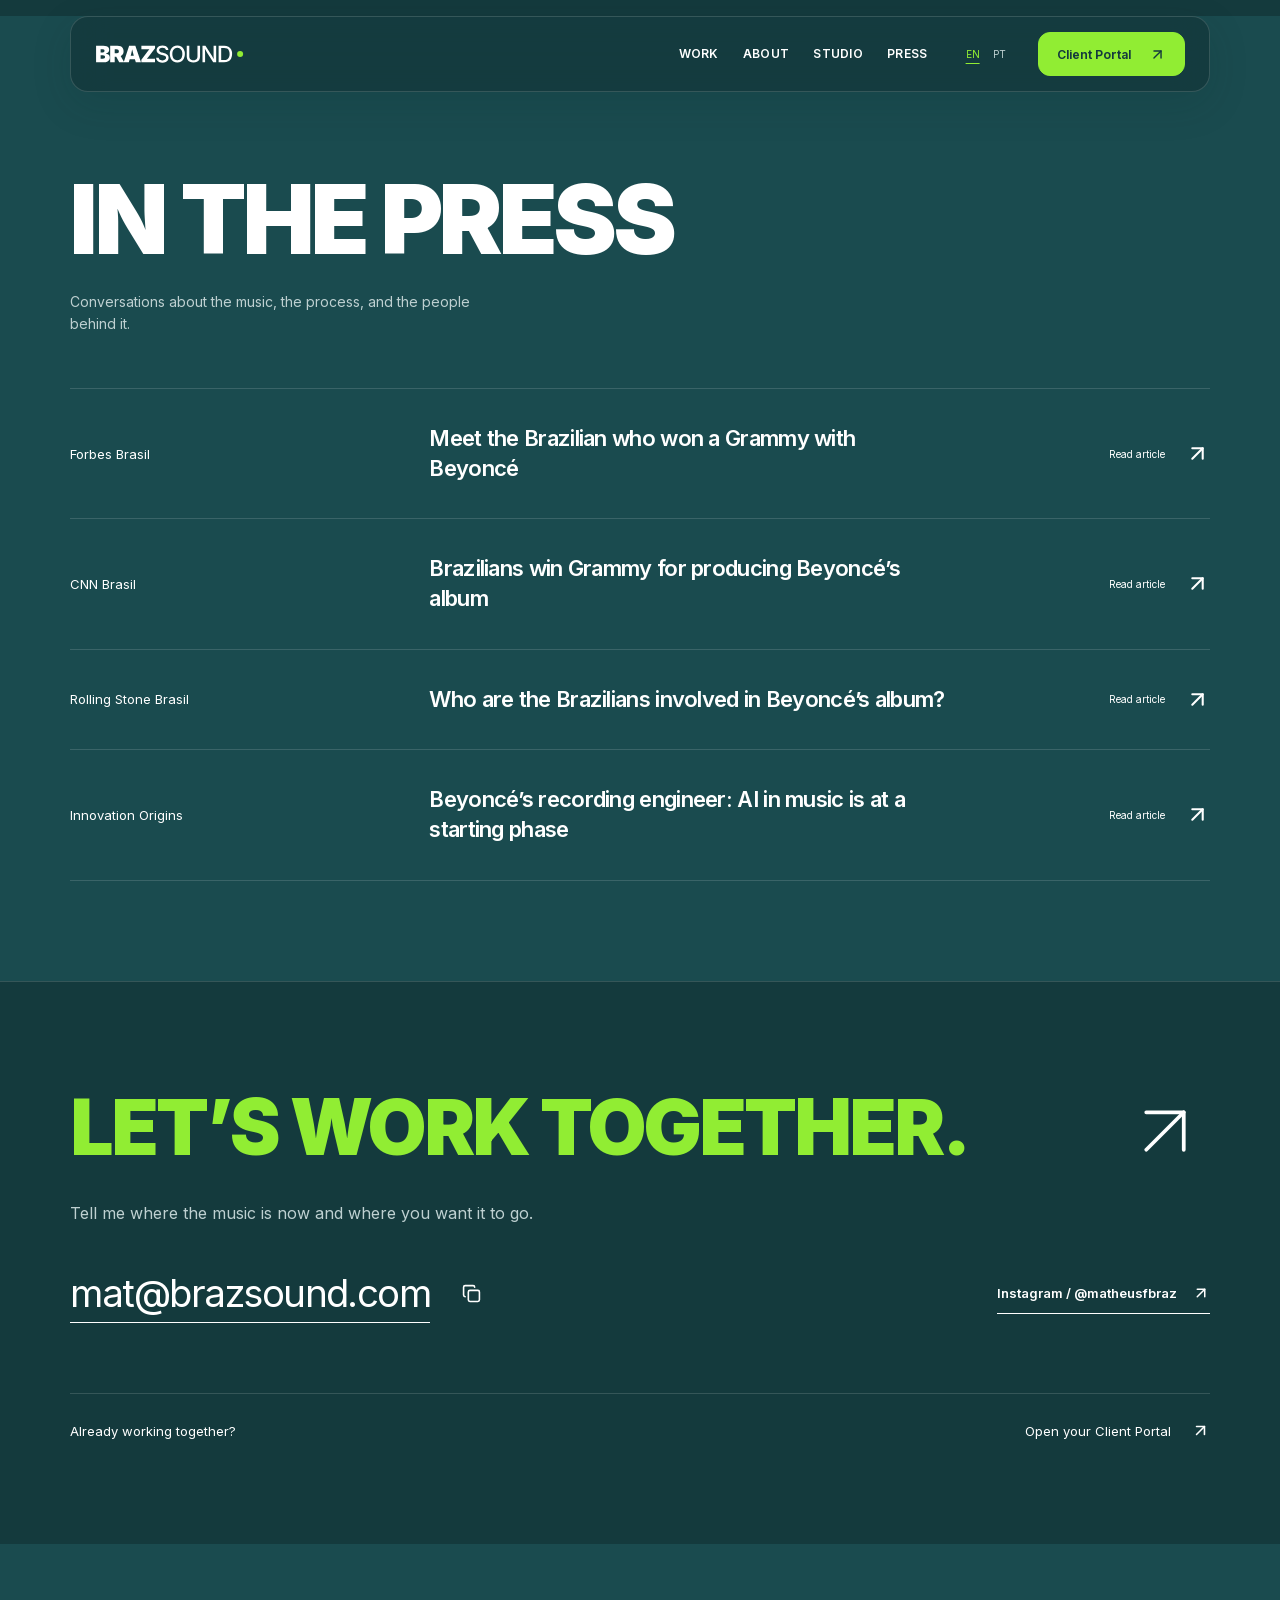
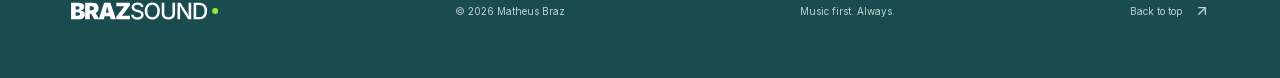
<file: media/index.html>
<!DOCTYPE html><html lang="en"><head><meta charSet="utf-8"/><meta name="viewport" content="width=device-width, initial-scale=1"/><link rel="preload" as="image" href="/portfolio/brand/brazsound-static.svg"/><link rel="stylesheet" href="/_next/static/chunks/3-wfryveel_8l.css" data-precedence="next"/><link rel="stylesheet" href="/_next/static/chunks/2kwo81oj-6uu1.css" data-precedence="next"/><link rel="preload" as="script" fetchPriority="low" href="/_next/static/chunks/3l04zcqx63h3y.js"/><script src="/_next/static/chunks/2m912stn0vfa6.js" async=""></script><script src="/_next/static/chunks/1mh6a-0e61pyc.js" async=""></script><script src="/_next/static/chunks/turbopack-0lalso72z2cic.js" async=""></script><script src="/_next/static/chunks/0h2qsuyze9ds1.js" async=""></script><script src="/_next/static/chunks/16_epz2ec9ma0.js" async=""></script><title>Press — BRAZ SOUND / Matheus Braz</title><meta name="description" content="Interviews and features about Matheus Braz, the music, and the creative process."/><meta name="robots" content="index, follow"/><link rel="canonical" href="https://brazsound.com/media/"/><meta property="og:title" content="Press — BRAZ SOUND / Matheus Braz"/><meta property="og:description" content="Interviews and features about Matheus Braz, the music, and the creative process."/><meta property="og:site_name" content="BRAZ SOUND"/><meta property="og:image" content="https://brazsound.com/portfolio/brand/brazsound-share-logo-v1.png"/><meta property="og:image:type" content="image/png"/><meta property="og:image:width" content="1200"/><meta property="og:image:height" content="630"/><meta property="og:image:alt" content="BRAZSOUND logo"/><meta property="og:type" content="website"/><meta name="twitter:card" content="summary_large_image"/><meta name="twitter:title" content="Press — BRAZ SOUND / Matheus Braz"/><meta name="twitter:description" content="Interviews and features about Matheus Braz, the music, and the creative process."/><meta name="twitter:image" content="https://brazsound.com/portfolio/brand/brazsound-share-logo-v1.png"/><meta name="twitter:image:alt" content="BRAZSOUND logo"/><meta name="twitter:image:type" content="image/png"/><meta name="twitter:image:width" content="1200"/><meta name="twitter:image:height" content="630"/><link rel="icon" href="/portfolio/favicon.png"/><link rel="apple-touch-icon" href="/portfolio/favicon.png"/><script src="/_next/static/chunks/0cz1d0mv5g_q7.js" noModule=""></script></head><body><div hidden=""><!--$--><!--/$--></div><div class="bs-site bs-public-site bs-portfolio-font" lang="en" style="--bs-hero-image:url(&quot;/portfolio/studio-background.webp&quot;)" id="top"><a class="bs-skip" href="#main-content">Skip to content</a><header class="bs-header"><a class="bs-wordmark" href="/" aria-label="BRAZ SOUND — Home"><span class="brand-wordmark" role="img" aria-label="BRAZSOUND"><img src="/portfolio/brand/brazsound-static.svg" width="232" height="48" alt="" aria-hidden="true" draggable="false"/></span></a><nav class="bs-desktop-nav" aria-label="Main navigation"><a href="/#work">Work</a><a href="/#about">About</a><a href="/#studio">Studio</a><a href="/#press">Press</a></nav><div class="bs-header-actions"><div class="bs-language" role="group" aria-label="Language"><button aria-pressed="true">EN</button><button aria-pressed="false">PT</button></div><a class="bs-room-link" href="https://client.brazsound.com" rel="nofollow noreferrer">Client Portal<svg xmlns="http://www.w3.org/2000/svg" width="17" height="17" viewBox="0 0 24 24" fill="none" stroke="currentColor" stroke-width="2" stroke-linecap="round" stroke-linejoin="round" class="lucide lucide-arrow-up-right" aria-hidden="true"><path d="M7 7h10v10"></path><path d="M7 17 17 7"></path></svg></a><button class="bs-menu-toggle" aria-label="Open navigation" aria-controls="bs-mobile-menu" aria-expanded="false"><svg xmlns="http://www.w3.org/2000/svg" width="25" height="25" viewBox="0 0 24 24" fill="none" stroke="currentColor" stroke-width="2" stroke-linecap="round" stroke-linejoin="round" class="lucide lucide-menu" aria-hidden="true"><path d="M4 5h16"></path><path d="M4 12h16"></path><path d="M4 19h16"></path></svg></button></div></header><dialog id="bs-mobile-menu" class="bs-menu" aria-label="Open navigation"><div class="bs-menu-heading"><div class="brand-lockup bs-wordmark"><span class="brand-wordmark" role="img" aria-label="BRAZSOUND"><img src="/portfolio/brand/brazsound-static.svg" width="232" height="48" alt="" aria-hidden="true" draggable="false"/></span></div><button class="bs-icon-button" aria-label="Close"><svg xmlns="http://www.w3.org/2000/svg" width="24" height="24" viewBox="0 0 24 24" fill="none" stroke="currentColor" stroke-width="2" stroke-linecap="round" stroke-linejoin="round" class="lucide lucide-x" aria-hidden="true"><path d="M18 6 6 18"></path><path d="m6 6 12 12"></path></svg></button></div><nav><a href="/#work">Work<svg xmlns="http://www.w3.org/2000/svg" width="23" height="23" viewBox="0 0 24 24" fill="none" stroke="currentColor" stroke-width="2" stroke-linecap="round" stroke-linejoin="round" class="lucide lucide-arrow-up-right" aria-hidden="true"><path d="M7 7h10v10"></path><path d="M7 17 17 7"></path></svg></a><a href="/#about">About<svg xmlns="http://www.w3.org/2000/svg" width="23" height="23" viewBox="0 0 24 24" fill="none" stroke="currentColor" stroke-width="2" stroke-linecap="round" stroke-linejoin="round" class="lucide lucide-arrow-up-right" aria-hidden="true"><path d="M7 7h10v10"></path><path d="M7 17 17 7"></path></svg></a><a href="/discography">Full discography<svg xmlns="http://www.w3.org/2000/svg" width="23" height="23" viewBox="0 0 24 24" fill="none" stroke="currentColor" stroke-width="2" stroke-linecap="round" stroke-linejoin="round" class="lucide lucide-arrow-up-right" aria-hidden="true"><path d="M7 7h10v10"></path><path d="M7 17 17 7"></path></svg></a><a href="/#studio">Studio<svg xmlns="http://www.w3.org/2000/svg" width="23" height="23" viewBox="0 0 24 24" fill="none" stroke="currentColor" stroke-width="2" stroke-linecap="round" stroke-linejoin="round" class="lucide lucide-arrow-up-right" aria-hidden="true"><path d="M7 7h10v10"></path><path d="M7 17 17 7"></path></svg></a><a href="/#press">Press<svg xmlns="http://www.w3.org/2000/svg" width="23" height="23" viewBox="0 0 24 24" fill="none" stroke="currentColor" stroke-width="2" stroke-linecap="round" stroke-linejoin="round" class="lucide lucide-arrow-up-right" aria-hidden="true"><path d="M7 7h10v10"></path><path d="M7 17 17 7"></path></svg></a><a href="/#contact">Contact<svg xmlns="http://www.w3.org/2000/svg" width="23" height="23" viewBox="0 0 24 24" fill="none" stroke="currentColor" stroke-width="2" stroke-linecap="round" stroke-linejoin="round" class="lucide lucide-arrow-up-right" aria-hidden="true"><path d="M7 7h10v10"></path><path d="M7 17 17 7"></path></svg></a></nav><div class="bs-menu-bottom"><div class="bs-language" role="group" aria-label="Language"><button aria-pressed="true">EN</button><button aria-pressed="false">PT</button></div><a class="bs-button" href="https://client.brazsound.com" rel="nofollow noreferrer">Client Portal<svg xmlns="http://www.w3.org/2000/svg" width="18" height="18" viewBox="0 0 24 24" fill="none" stroke="currentColor" stroke-width="2" stroke-linecap="round" stroke-linejoin="round" class="lucide lucide-arrow-up-right" aria-hidden="true"><path d="M7 7h10v10"></path><path d="M7 17 17 7"></path></svg></a></div></dialog><main id="main-content"><section class="bs-wrap bs-press-page"><div class="bs-page-intro"><h1>In the press</h1><p>Conversations about the music, the process, and the people behind it.</p></div><div class="bs-press-list"><a data-portfolio-press="press-1" href="https://forbes.com.br/carreira/2025/02/conheca-o-brasileiro-que-ganhou-grammy-junto-com-beyonce/" target="_blank" rel="noopener noreferrer"><span class="bs-press-outlet">Forbes Brasil</span><h3>Meet the Brazilian who won a Grammy with Beyoncé</h3><span class="bs-press-action"><span>Read article</span><svg xmlns="http://www.w3.org/2000/svg" width="25" height="25" viewBox="0 0 24 24" fill="none" stroke="currentColor" stroke-width="2" stroke-linecap="round" stroke-linejoin="round" class="lucide lucide-arrow-up-right" aria-hidden="true"><path d="M7 7h10v10"></path><path d="M7 17 17 7"></path></svg></span></a><a data-portfolio-press="press-2" href="https://www.cnnbrasil.com.br/entretenimento/grammy-2025-brasileiros-levam-premio-por-produzir-album-de-beyonce/" target="_blank" rel="noopener noreferrer"><span class="bs-press-outlet">CNN Brasil</span><h3>Brazilians win Grammy for producing Beyoncé’s album</h3><span class="bs-press-action"><span>Read article</span><svg xmlns="http://www.w3.org/2000/svg" width="25" height="25" viewBox="0 0 24 24" fill="none" stroke="currentColor" stroke-width="2" stroke-linecap="round" stroke-linejoin="round" class="lucide lucide-arrow-up-right" aria-hidden="true"><path d="M7 7h10v10"></path><path d="M7 17 17 7"></path></svg></span></a><a data-portfolio-press="press-3" href="https://rollingstone.com.br/noticia/cowboy-carter-quem-sao-os-brasileiros-envolvidos-no-album-de-beyonce/" target="_blank" rel="noopener noreferrer"><span class="bs-press-outlet">Rolling Stone Brasil</span><h3>Who are the Brazilians involved in Beyoncé’s album?</h3><span class="bs-press-action"><span>Read article</span><svg xmlns="http://www.w3.org/2000/svg" width="25" height="25" viewBox="0 0 24 24" fill="none" stroke="currentColor" stroke-width="2" stroke-linecap="round" stroke-linejoin="round" class="lucide lucide-arrow-up-right" aria-hidden="true"><path d="M7 7h10v10"></path><path d="M7 17 17 7"></path></svg></span></a><a data-portfolio-press="press-4" href="https://innovationorigins.com/en/beyonces-recording-engineer-ai-in-the-music-industry-is-at-a-starting-phase/" target="_blank" rel="noopener noreferrer"><span class="bs-press-outlet">Innovation Origins</span><h3>Beyoncé’s recording engineer: AI in music is at a starting phase</h3><span class="bs-press-action"><span>Read article</span><svg xmlns="http://www.w3.org/2000/svg" width="25" height="25" viewBox="0 0 24 24" fill="none" stroke="currentColor" stroke-width="2" stroke-linecap="round" stroke-linejoin="round" class="lucide lucide-arrow-up-right" aria-hidden="true"><path d="M7 7h10v10"></path><path d="M7 17 17 7"></path></svg></span></a></div></section><section id="contact" class="bs-contact"><div class="bs-wrap bs-section"><div class="bs-contact-heading"><h2>Let’s work together.</h2><svg xmlns="http://www.w3.org/2000/svg" width="24" height="24" viewBox="0 0 24 24" fill="none" stroke="currentColor" stroke-width="2" stroke-linecap="round" stroke-linejoin="round" class="lucide lucide-arrow-up-right" aria-hidden="true"><path d="M7 7h10v10"></path><path d="M7 17 17 7"></path></svg></div><p class="bs-contact-intro">Tell me where the music is now and where you want it to go.</p><div class="bs-contact-actions"><div class="bs-email"><a href="mailto:mat@brazsound.com">mat@brazsound.com</a><button class="bs-icon-button" aria-label="Copy email address"><svg xmlns="http://www.w3.org/2000/svg" width="19" height="19" viewBox="0 0 24 24" fill="none" stroke="currentColor" stroke-width="2" stroke-linecap="round" stroke-linejoin="round" class="lucide lucide-copy" aria-hidden="true"><rect width="14" height="14" x="8" y="8" rx="2" ry="2"></rect><path d="M4 16c-1.1 0-2-.9-2-2V4c0-1.1.9-2 2-2h10c1.1 0 2 .9 2 2"></path></svg></button><span class="bs-copy-status" role="status"></span></div><a class="bs-text-link" href="https://www.instagram.com/matheusfbraz/" target="_blank" rel="noopener noreferrer">Instagram / @matheusfbraz<svg xmlns="http://www.w3.org/2000/svg" width="18" height="18" viewBox="0 0 24 24" fill="none" stroke="currentColor" stroke-width="2" stroke-linecap="round" stroke-linejoin="round" class="lucide lucide-arrow-up-right" aria-hidden="true"><path d="M7 7h10v10"></path><path d="M7 17 17 7"></path></svg></a></div><div class="bs-client-entry"><span>Already working together?</span><a href="https://client.brazsound.com" rel="nofollow noreferrer">Open your Client Portal<svg xmlns="http://www.w3.org/2000/svg" width="19" height="19" viewBox="0 0 24 24" fill="none" stroke="currentColor" stroke-width="2" stroke-linecap="round" stroke-linejoin="round" class="lucide lucide-arrow-up-right" aria-hidden="true"><path d="M7 7h10v10"></path><path d="M7 17 17 7"></path></svg></a></div></div></section></main><footer class="bs-footer bs-wrap"><div class="brand-lockup bs-wordmark"><a href="/" aria-label="BRAZSOUND home"><span class="brand-wordmark" role="img" aria-label="BRAZSOUND"><img src="/portfolio/brand/brazsound-static.svg" width="232" height="48" alt="" aria-hidden="true" draggable="false"/></span></a></div><span>© <!-- -->2026<!-- --> Matheus Braz</span><span>Music first. Always.</span><a href="#top">Back to top<svg xmlns="http://www.w3.org/2000/svg" width="16" height="16" viewBox="0 0 24 24" fill="none" stroke="currentColor" stroke-width="2" stroke-linecap="round" stroke-linejoin="round" class="lucide lucide-arrow-up-right" aria-hidden="true"><path d="M7 7h10v10"></path><path d="M7 17 17 7"></path></svg></a></footer><dialog class="bs-lightbox" aria-label="Studio"><div class="bs-lightbox-toolbar"><span>Studio</span><span class="bs-photo-status" aria-live="polite">Studio photo 1 — BRAZ SOUND, Los Angeles</span><button class="bs-icon-button" autofocus="" aria-label="Close"><svg xmlns="http://www.w3.org/2000/svg" width="24" height="24" viewBox="0 0 24 24" fill="none" stroke="currentColor" stroke-width="2" stroke-linecap="round" stroke-linejoin="round" class="lucide lucide-x" aria-hidden="true"><path d="M18 6 6 18"></path><path d="m6 6 12 12"></path></svg></button></div><img src="/portfolio/studio-01.webp" width="1600" height="1067" alt="Studio photo 1 — BRAZ SOUND, Los Angeles" loading="lazy"/><div class="bs-lightbox-controls"><button class="bs-text-link"><svg xmlns="http://www.w3.org/2000/svg" width="18" height="18" viewBox="0 0 24 24" fill="none" stroke="currentColor" stroke-width="2" stroke-linecap="round" stroke-linejoin="round" class="lucide lucide-arrow-left" aria-hidden="true"><path d="m12 19-7-7 7-7"></path><path d="M19 12H5"></path></svg>Previous photo</button><button class="bs-text-link">Next photo<svg xmlns="http://www.w3.org/2000/svg" width="18" height="18" viewBox="0 0 24 24" fill="none" stroke="currentColor" stroke-width="2" stroke-linecap="round" stroke-linejoin="round" class="lucide lucide-arrow-right" aria-hidden="true"><path d="M5 12h14"></path><path d="m12 5 7 7-7 7"></path></svg></button></div></dialog><dialog class="bs-credit-dialog" aria-labelledby="bs-credit-dialog-title"><button class="bs-dialog-close bs-icon-button" autofocus="" aria-label="Close"><svg xmlns="http://www.w3.org/2000/svg" width="24" height="24" viewBox="0 0 24 24" fill="none" stroke="currentColor" stroke-width="2" stroke-linecap="round" stroke-linejoin="round" class="lucide lucide-x" aria-hidden="true"><path d="M18 6 6 18"></path><path d="m6 6 12 12"></path></svg></button></dialog></div><!--$--><!--/$--><script src="/_next/static/chunks/3l04zcqx63h3y.js" id="_R_" async=""></script><script>(self.__next_f=self.__next_f||[]).push([0])</script><script>self.__next_f.push([1,"1:\"$Sreact.fragment\"\n2:I[39756,[\"/_next/static/chunks/0h2qsuyze9ds1.js\"],\"default\"]\n3:I[37457,[\"/_next/static/chunks/0h2qsuyze9ds1.js\"],\"default\"]\n4:I[87961,[\"/_next/static/chunks/0h2qsuyze9ds1.js\",\"/_next/static/chunks/16_epz2ec9ma0.js\"],\"PublicHome\"]\na:I[68027,[\"/_next/static/chunks/0h2qsuyze9ds1.js\"],\"default\",1]\n:HL[\"/_next/static/chunks/3-wfryveel_8l.css\",\"style\"]\n:HL[\"/_next/static/chunks/2kwo81oj-6uu1.css\",\"style\"]\n8:X\n0:{\"P\":null,\"c\":[\"\",\"media\",\"\"],\"q\":\"\",\"i\":false,\"f\":[[[\"\",{\"children\":[\"media\",{\"children\":[\"__PAGE__\",{},\"$undefined\",\"$undefined\",4608]},\"$undefined\",\"$undefined\",4608]},\"$undefined\",\"$undefined\",4624],[[\"$\",\"$1\",\"c\",{\"children\":[[[\"$\",\"link\",\"0\",{\"rel\":\"stylesheet\",\"href\":\"/_next/static/chunks/3-wfryveel_8l.css\",\"precedence\":\"next\",\"crossOrigin\":\"$undefined\",\"nonce\":\"$undefined\"}],[\"$\",\"script\",\"script-0\",{\"src\":\"/_next/static/chunks/0h2qsuyze9ds1.js\",\"async\":true,\"nonce\":\"$undefined\"}]],[\"$\",\"html\",null,{\"lang\":\"en\",\"children\":[\"$\",\"body\",null,{\"children\":[\"$\",\"$L2\",null,{\"parallelRouterKey\":\"children\",\"error\":\"$undefined\",\"errorStyles\":\"$undefined\",\"errorScripts\":\"$undefined\",\"template\":[\"$\",\"$L3\",null,{}],\"templateStyles\":\"$undefined\",\"templateScripts\":\"$undefined\",\"notFound\":[[[\"$\",\"title\",null,{\"children\":\"404: This page could not be found.\"}],[\"$\",\"div\",null,{\"style\":{\"fontFamily\":\"system-ui,\\\"Segoe UI\\\",Roboto,Helvetica,Arial,sans-serif,\\\"Apple Color Emoji\\\",\\\"Segoe UI Emoji\\\"\",\"height\":\"100vh\",\"textAlign\":\"center\",\"display\":\"flex\",\"flexDirection\":\"column\",\"alignItems\":\"center\",\"justifyContent\":\"center\"},\"children\":[\"$\",\"div\",null,{\"children\":[[\"$\",\"style\",null,{\"dangerouslySetInnerHTML\":{\"__html\":\"body{color:#000;background:#fff;margin:0}.next-error-h1{border-right:1px solid rgba(0,0,0,.3)}@media (prefers-color-scheme:dark){body{color:#fff;background:#000}.next-error-h1{border-right:1px solid rgba(255,255,255,.3)}}\"}}],[\"$\",\"h1\",null,{\"className\":\"next-error-h1\",\"style\":{\"display\":\"inline-block\",\"margin\":\"0 20px 0 0\",\"padding\":\"0 23px 0 0\",\"fontSize\":24,\"fontWeight\":500,\"verticalAlign\":\"top\",\"lineHeight\":\"49px\"},\"children\":404}],[\"$\",\"div\",null,{\"style\":{\"display\":\"inline-block\"},\"children\":[\"$\",\"h2\",null,{\"style\":{\"fontSize\":14,\"fontWeight\":400,\"lineHeight\":\"49px\",\"margin\":0},\"children\":\"This page could not be found.\"}]}]]}]}]],[]],\"forbidden\":\"$undefined\",\"unauthorized\":\"$undefined\"}]}]}]]}],{\"children\":[[\"$\",\"$1\",\"c\",{\"children\":[null,[\"$\",\"$L2\",null,{\"parallelRouterKey\":\"children\",\"error\":\"$undefined\",\"errorStyles\":\"$undefined\",\"errorScripts\":\"$undefined\",\"template\":[\"$\",\"$L3\",null,{}],\"templateStyles\":\"$undefined\",\"templateScripts\":\"$undefined\",\"notFound\":\"$undefined\",\"forbidden\":\"$undefined\",\"unauthorized\":\"$undefined\"}]]}],{\"children\":[[\"$\",\"$1\",\"c\",{\"children\":[[\"$\",\"$L4\",null,{\"publicSite\":true,\"initialContent\":{\"version\":1,\"credits\":[{\"id\":\"d38db294-fec6-44a8-9bed-5d49f397d5a4\",\"title\":\"ALL THE COLORS I AM - EP\",\"artist\":\"Ryu Sujeong\",\"releaseDate\":\"2026-09-11\",\"role\":\"Mixer\",\"roles\":[\"mixer\"],\"image\":\"/website-api/assets/ff144775-0110-4e6a-b5d3-6c817e2efbd5.webp\",\"award\":false,\"mediaLinks\":{\"appleMusic\":{\"enabled\":true,\"url\":\"https://music.apple.com/us/album/ryu-sujeong-4th-ep-all-the-colors-i-am-ep/6808605968\"},\"spotify\":{\"enabled\":true,\"url\":\"https://open.spotify.com/album/3DSalkd73HYXFib2iCH0NP?si=AuZeC3_pSNae164GE7wo0g\"},\"tidal\":{\"enabled\":true,\"url\":\"https://tidal.com/album/558399268\"}}},{\"id\":\"e88fa9f9-8717-480a-9177-8c35ac986df5\",\"title\":\"B'DAY 20th Anniversary\",\"artist\":\"Beyoncé\",\"releaseDate\":\"2026-09-04\",\"role\":\"Mixer, Recording Engineer\",\"roles\":[\"mixer\",\"recording-engineer\",\"engineer\"],\"image\":\"/website-api/assets/ffc65f3c-4350-4311-bc55-5b8a81c3a9c2.webp\",\"award\":false,\"mediaLinks\":{\"appleMusic\":{\"enabled\":true,\"url\":\"https://music.apple.com/us/album/bday-20th-anniversary-deluxe-edition/6808332952\"},\"spotify\":{\"enabled\":true,\"url\":\"https://open.spotify.com/album/1P4dRFaQjFO5bfQKGSCOtW?si=dUweN0FkRw6-mByXCOQNaw\"},\"tidal\":{\"enabled\":true,\"url\":\"https://tidal.com/album/558208630\"}}},{\"id\":\"8062b871-852b-4dff-9471-96de493e57c8\",\"title\":\"Home (Exits)\",\"artist\":\"caedance\",\"releaseDate\":\"2026-08-23\",\"role\":\"Mixer, Mastering\",\"roles\":[\"mixer\",\"mastering\"],\"image\":\"/website-api/assets/6a60afbe-af39-4e19-839d-b1c71613632b.webp\",\"award\":false,\"mediaLinks\":{\"appleMusic\":{\"enabled\":true,\"url\":\"https://music.apple.com/us/album/home-exits-single/6801826611\"},\"spotify\":{\"enabled\":true,\"url\":\"https://open.spotify.com/track/7tXjGl9UZIpdtOKYJukgCB?si=4c383c6307e546e6\"},\"tidal\":{\"enabled\":true,\"url\":\"https://tidal.com/album/552627028\"}}},{\"id\":\"727d4061-34e0-4571-a8bf-22385100fa0c\",\"title\":\"TELL ME\",\"artist\":\"Bryan Chase\",\"releaseDate\":\"2025-11-20\",\"role\":\"Mixer\",\"roles\":[\"mixer\"],\"image\":\"/website-api/assets/d333fa4d-e92c-46ab-93d4-f9de88f649d9.webp\",\"award\":false,\"mediaLinks\":{\"appleMusic\":{\"enabled\":true,\"url\":\"https://music.apple.com/us/album/granted-single/1852960793\"},\"spotify\":{\"enabled\":true,\"url\":\"https://open.spotify.com/track/2ZTlI0xF5K7Jwfx1W0CMBb?si=b39d516eb38c468f\"},\"tidal\":{\"enabled\":true,\"url\":\"https://tidal.com/track/473892583\"}}},{\"id\":\"credit-01\",\"title\":\"RUN RIGHT BACK (I MISS KEVIN - EP)\",\"artist\":\"WilliE\",\"releaseDate\":\"2026-02-20\",\"role\":\"Mixer, Mastering\",\"roles\":[\"mixer\",\"mastering\"],\"image\":\"/portfolio/credit-01.webp\",\"award\":false,\"mediaLinks\":{\"appleMusic\":{\"enabled\":true,\"url\":\"https://music.apple.com/us/album/run-right-back/1878511715?i=1878511720\"},\"spotify\":{\"enabled\":true,\"url\":\"https://open.spotify.com/track/7tgTMNcAmT391TlsQ1LLeN?si=0d2ca269d3fe4762\"},\"tidal\":{\"enabled\":true,\"url\":\"https://tidal.com/track/500565478\"}}},{\"id\":\"credit-02\",\"title\":\"Proof\",\"artist\":\"Tan Jianci\",\"releaseDate\":\"2026-01-05\",\"role\":\"Mixer\",\"roles\":[\"mixer\"],\"image\":\"/portfolio/credit-02.webp\",\"award\":false,\"mediaLinks\":{\"appleMusic\":{\"enabled\":true,\"url\":\"https://music.apple.com/us/album/proof-single/1864708406\"},\"spotify\":{\"enabled\":true,\"url\":\"https://open.spotify.com/album/6WOQFyRlhjhahcpbndbCEG?si=3VijNsCXSFyKgzMc2ysttg\"},\"tidal\":{\"enabled\":false,\"url\":\"\"}}},{\"id\":\"credit-03\",\"title\":\"No End No Start No Road\",\"artist\":\"Dee Oliver\",\"releaseDate\":\"2025-12-05\",\"role\":\"Mixer, Producer, Mastering\",\"roles\":[\"mixer\",\"producer\",\"mastering\"],\"image\":\"/portfolio/credit-03.webp\",\"award\":false,\"mediaLinks\":{\"appleMusic\":{\"enabled\":true,\"url\":\"https://music.apple.com/us/album/no-end-no-start-no-road-single/1853586887\"},\"spotify\":{\"enabled\":true,\"url\":\"https://open.spotify.com/album/1eWQd4khlsT5OQAzk2Vv8N?si=KoTFxJJEQRadNAemxKkuHg\"},\"tidal\":{\"enabled\":true,\"url\":\"https://tidal.com/album/474627705\"}}},{\"id\":\"credit-04\",\"title\":\"The Way I Learned To Love (Just For Tonight)\",\"artist\":\"Dee Oliver\",\"releaseDate\":\"2025-12-19\",\"role\":\"Mixer, Producer, Mastering\",\"roles\":[\"mixer\",\"producer\",\"mastering\"],\"image\":\"/portfolio/credit-04.webp\",\"award\":false,\"mediaLinks\":{\"appleMusic\":{\"enabled\":true,\"url\":\"https://music.apple.com/us/album/the-way-i-learned-to-love-just-for-tonight-single/1861577434\"},\"spotify\":{\"enabled\":true,\"url\":\"https://open.spotify.com/album/0eRNVOSKWoRSW5G7eJW8LS?si=01DaNeTxTlqDJSzdobQ3yA\"},\"tidal\":{\"enabled\":true,\"url\":\"https://tidal.com/track/481800424\"}}},{\"id\":\"credit-05\",\"title\":\"Cowboy Carter Tour\",\"artist\":\"Beyoncé\",\"releaseDate\":\"2025\",\"releaseSeason\":\"summer\",\"role\":\"Engineer\",\"roles\":[\"engineer\"],\"image\":\"/portfolio/credit-05.webp\",\"award\":false},{\"id\":\"credit-06\",\"title\":\"Outside\",\"artist\":\"ENHYPEN\",\"releaseDate\":\"2025-06-05\",\"role\":\"Mixer\",\"roles\":[\"mixer\"],\"image\":\"/portfolio/credit-06.webp\",\"award\":false,\"mediaLinks\":{\"appleMusic\":{\"enabled\":true,\"url\":\"https://music.apple.com/us/album/outside/1814718475?i=1814718709\"},\"spotify\":{\"enabled\":true,\"url\":\"https://open.spotify.com/track/0IXWLMBZeK33mOb044Sxu6?si=bcc70c48e60b4d56\"},\"tidal\":{\"enabled\":true,\"url\":\"https://tidal.com/track/439739465\"}}},{\"id\":\"credit-07\",\"title\":\"Humble Magic Vol 1\",\"artist\":\"Adam Blackstone\",\"releaseDate\":\"2025-08-22\",\"role\":\"Recording Engineer\",\"roles\":[\"recording-engineer\"],\"image\":\"/portfolio/credit-07.webp\",\"award\":false,\"mediaLinks\":{\"appleMusic\":{\"enabled\":true,\"url\":\"https://music.apple.com/us/album/humble-magic-vol-1/1828826908\"},\"spotify\":{\"enabled\":true,\"url\":\"https://open.spotify.com/album/6bM1rkXosXS8eTskGnonY0?si=vxwKVjzHT-iFInhN7J7sMg\"},\"tidal\":{\"enabled\":true,\"url\":\"https://tidal.com/album/450178551\"}}},{\"id\":\"credit-08\",\"title\":\"Color Outside the Lines - EP\",\"artist\":\"Cortis\",\"releaseDate\":\"2025-09-08\",\"role\":\"Mixer\",\"roles\":[\"mixer\"],\"image\":\"/portfolio/credit-08.webp\",\"award\":false,\"mediaLinks\":{\"appleMusic\":{\"enabled\":true,\"url\":\"https://music.apple.com/us/album/color-outside-the-lines-ep/1832031331\"},\"spotify\":{\"enabled\":true,\"url\":\"https://open.spotify.com/album/2yMfaynthtWVAkJ5A3Kwrf?si=J1ozvLnfRXCn2AhpEy02ZQ\"},\"tidal\":{\"enabled\":true,\"url\":\"https://tidal.com/album/458384281\"}}},{\"id\":\"credit-09\",\"title\":\"Mood Board\",\"artist\":\"Nina Utashiro\",\"releaseDate\":\"2025-08-01\",\"role\":\"Mixer\",\"roles\":[\"mixer\"],\"image\":\"/portfolio/credit-09.webp\",\"award\":false,\"mediaLinks\":{\"appleMusic\":{\"enabled\":true,\"url\":\"https://music.apple.com/us/album/mood-board/1826736636?i=1826736639\"},\"spotify\":{\"enabled\":true,\"url\":\"https://open.spotify.com/album/5OiDJXtwDVdjD72FlVY23K?si=r0NU5143SiKMuHyLKbnC0w\"},\"tidal\":{\"enabled\":true,\"url\":\"https://tidal.com/album/448124147\"}}},{\"id\":\"credit-10\",\"title\":\"Cowboy Carter\",\"artist\":\"Beyoncé\",\"releaseDate\":\"2024-03-29\",\"role\":\"Recording Engineer, Assistant Engineer, Mix Assistant\",\"roles\":[\"recording-engineer\",\"assistant-engineer\",\"mix-assistant\"],\"image\":\"/portfolio/credit-10.webp\",\"award\":true,\"mediaLinks\":{\"appleMusic\":{\"enabled\":true,\"url\":\"https://music.apple.com/us/album/cowboy-carter/1738363766\"},\"spotify\":{\"enabled\":true,\"url\":\"https://open.spotify.com/album/6BzxX6zkDsYKFJ04ziU5xQ?si=7e24cb5af5e74dd2\"},\"tidal\":{\"enabled\":true,\"url\":\"https://tidal.com/album/353983134\"}}},{\"id\":\"credit-11\",\"title\":\"The Becoming\",\"artist\":\"Dee Oliver\",\"releaseDate\":\"2024-11-08\",\"role\":\"Mixer, Mastering\",\"roles\":[\"mixer\",\"mastering\"],\"image\":\"/portfolio/credit-11.webp\",\"award\":false,\"mediaLinks\":{\"appleMusic\":{\"enabled\":true,\"url\":\"https://music.apple.com/us/album/the-becoming-single/1774701340\"},\"spotify\":{\"enabled\":true,\"url\":\"https://open.spotify.com/album/7z7TeB6mFOaQCj5GFJTOC5?si=l0Q2ORt6Qka5IdyOfnlIZg\"},\"tidal\":{\"enabled\":true,\"url\":\"https://tidal.com/album/394038633\"}}},{\"id\":\"credit-12\",\"title\":\"Team USA - Paris 2024 Olympics\",\"artist\":\"Beyoncé\",\"releaseDate\":\"2024-07\",\"role\":\"Music Mixer\",\"roles\":[\"mixer\"],\"image\":\"/portfolio/credit-12.webp\",\"award\":false,\"mediaLinks\":{\"youtube\":{\"enabled\":true,\"url\":\"https://www.youtube.com/watch?v=wa7HpWw7DEk\"}}},{\"id\":\"credit-13\",\"title\":\"Beyoncé Bowl 2024\",\"artist\":\"Beyoncé\",\"releaseDate\":\"2024-12-25\",\"role\":\"Engineer\",\"roles\":[\"engineer\"],\"image\":\"/portfolio/credit-13.webp\",\"award\":false,\"mediaLinks\":{\"youtube\":{\"enabled\":true,\"url\":\"https://www.youtube.com/watch?v=tHQoILBextc\"}}},{\"id\":\"credit-14\",\"title\":\"Bando Stone \u0026 the New World\",\"artist\":\"Childish Gambino\",\"releaseDate\":\"2024-07-19\",\"role\":\"Assistant Engineer, Mix Assistant\",\"roles\":[\"assistant-engineer\",\"mix-assistant\"],\"image\":\"/portfolio/credit-14.webp\",\"award\":false,\"mediaLinks\":{\"appleMusic\":{\"enabled\":true,\"url\":\"https://music.apple.com/us/album/bando-stone-and-the-new-world/1757678472\"},\"spotify\":{\"enabled\":true,\"url\":\"https://open.spotify.com/album/4yUqNSK6jMi7Y6eWl03U5r?si=ePSdY4uYRuyEFT73gpFX6w\"},\"tidal\":{\"enabled\":true,\"url\":\"https://tidal.com/album/375506081\"}}},{\"id\":\"credit-15\",\"title\":\"Som do Alê - EP\",\"artist\":\"Alê\",\"releaseDate\":\"2024-12-12\",\"role\":\"Mixer, Mastering\",\"roles\":[\"mixer\",\"mastering\"],\"image\":\"/portfolio/credit-15.webp\",\"award\":false,\"mediaLinks\":{\"appleMusic\":{\"enabled\":true,\"url\":\"https://music.apple.com/us/album/som-do-al%C3%AA-ep/1842192470\"},\"spotify\":{\"enabled\":true,\"url\":\"https://open.spotify.com/album/5ON3Z9ZzT6FZtMjqhc7ar1?si=gydYITRsSmmj0Fy6v3qLgw\"},\"tidal\":{\"enabled\":true,\"url\":\"https://tidal.com/album/403872030\"}}},{\"id\":\"credit-16\",\"title\":\"Renaissance: A Film by Beyoncé\",\"artist\":\"Beyoncé\",\"releaseDate\":\"2023-12-01\",\"role\":\"Music Editor\",\"roles\":[\"music-editor\"],\"image\":\"/portfolio/credit-16.webp\",\"award\":false,\"mediaLinks\":{\"youtube\":{\"enabled\":true,\"url\":\"https://www.youtube.com/watch?v=ByV3XWl8zWU\"}}},{\"id\":\"credit-17\",\"title\":\"Renaissance World Tour\",\"artist\":\"Beyoncé\",\"releaseDate\":\"2023\",\"releaseSeason\":\"summer\",\"role\":\"Engineer\",\"roles\":[\"engineer\"],\"image\":\"/portfolio/credit-17.webp\",\"award\":false,\"mediaLinks\":{\"youtube\":{\"enabled\":true,\"url\":\"https://www.youtube.com/watch?v=pAzyYLsndCg\"}}},{\"id\":\"credit-18\",\"title\":\"Delresto (Echoes)\",\"artist\":\"Travis Scott\",\"releaseDate\":\"2023-07-28\",\"role\":\"Engineer\",\"roles\":[\"engineer\"],\"image\":\"/portfolio/credit-18.webp\",\"award\":false,\"mediaLinks\":{\"appleMusic\":{\"enabled\":true,\"url\":\"https://music.apple.com/us/album/delresto-echoes-feat-beyonc%C3%A9/1708274558?i=1708274784\"},\"spotify\":{\"enabled\":true,\"url\":\"https://open.spotify.com/album/0219TxSZyWhfo1DgafkjX2?si=3KsA4w_QQEyON13G_Q_fYg\"},\"tidal\":{\"enabled\":true,\"url\":\"https://tidal.com/album/307592156\"}}},{\"id\":\"credit-19\",\"title\":\"Renaissance\",\"artist\":\"Beyoncé\",\"releaseDate\":\"2022-07-29\",\"role\":\"Recording Engineer, Assistant Engineer, Mix Assistant\",\"roles\":[\"recording-engineer\",\"assistant-engineer\",\"mix-assistant\"],\"image\":\"/portfolio/credit-19.webp\",\"award\":false,\"mediaLinks\":{\"appleMusic\":{\"enabled\":true,\"url\":\"https://music.apple.com/us/album/renaissance/1630005298\"},\"spotify\":{\"enabled\":true,\"url\":\"https://open.spotify.com/album/6FJxoadUE4JNVwWHghBwnb?si=vyeRIBHLQ6i5yeDkeuvDQw\"},\"tidal\":{\"enabled\":true,\"url\":\"https://tidal.com/album/240189283\"}}},{\"id\":\"credit-20\",\"title\":\"Break My Soul (Queen's Remix)\",\"artist\":\"Beyoncé\",\"releaseDate\":\"2022-08-05\",\"role\":\"Assistant Engineer, Mix Assistant\",\"roles\":[\"assistant-engineer\",\"mix-assistant\"],\"image\":\"/portfolio/credit-20.webp\",\"award\":false,\"mediaLinks\":{\"appleMusic\":{\"enabled\":true,\"url\":\"https://music.apple.com/us/album/break-my-soul-the-queens-remix-single/1638430854\"},\"spotify\":{\"enabled\":true,\"url\":\"https://open.spotify.com/album/4xm2wzhAU05Y4dEdj1BO5J?si=yYsxP9GORVObl6uRTM2EHg\"},\"tidal\":{\"enabled\":true,\"url\":\"https://tidal.com/album/241730690\"}}},{\"id\":\"credit-21\",\"title\":\"Cuff It\",\"artist\":\"Beyoncé\",\"releaseDate\":\"2022-07-29\",\"role\":\"Assistant Engineer, Mix Assistant\",\"roles\":[\"assistant-engineer\",\"mix-assistant\"],\"image\":\"/portfolio/credit-21.webp\",\"award\":false,\"mediaLinks\":{\"appleMusic\":{\"enabled\":true,\"url\":\"https://music.apple.com/us/album/cuff-it-single/1670549664\"},\"spotify\":{\"enabled\":true,\"url\":\"https://open.spotify.com/album/7BJjZgzGzpll0t8CEzjILs?si=1KGOoZ-aS-GSKnc-VSiD2Q\"},\"tidal\":{\"enabled\":true,\"url\":\"https://tidal.com/album/275646830\"}}},{\"id\":\"credit-22\",\"title\":\"Be Alive\",\"artist\":\"Beyoncé\",\"releaseDate\":\"2021-11-12\",\"role\":\"Assistant Engineer, Mix Assistant\",\"roles\":[\"assistant-engineer\",\"mix-assistant\"],\"image\":\"/portfolio/credit-22.webp\",\"award\":false,\"mediaLinks\":{\"appleMusic\":{\"enabled\":true,\"url\":\"https://music.apple.com/us/album/be-alive-original-song-from-the-motion-picture-king/1594468367\"},\"spotify\":{\"enabled\":true,\"url\":\"https://open.spotify.com/album/5a73HUmrKIebjmafM1QuFS?si=BBIWbK4sTj-GDdUUa51wRA\"},\"tidal\":{\"enabled\":true,\"url\":\"https://tidal.com/album/204510803\"}}},{\"id\":\"credit-23\",\"title\":\"Minha Paz\",\"artist\":\"Indian Brothers\",\"releaseDate\":\"2021-04-11\",\"role\":\"Mixer\",\"roles\":[\"mixer\"],\"image\":\"/portfolio/credit-23.webp\",\"award\":false,\"mediaLinks\":{\"appleMusic\":{\"enabled\":true,\"url\":\"https://music.apple.com/us/album/minha-paz-single/1561689616\"},\"spotify\":{\"enabled\":true,\"url\":\"https://open.spotify.com/album/5BBSWwjG7JPmMitAq31Zr4?si=9Oka3RYkQWKVTeScdJQpJg\"},\"tidal\":{\"enabled\":true,\"url\":\"https://tidal.com/album/179674776\"}}},{\"id\":\"credit-24\",\"title\":\"Dirty (Acoustic)\",\"artist\":\"Tef London\",\"releaseDate\":\"2020-08-28\",\"role\":\"Mixer\",\"roles\":[\"mixer\"],\"image\":\"/portfolio/credit-24.webp\",\"award\":false,\"mediaLinks\":{\"appleMusic\":{\"enabled\":true,\"url\":\"https://music.apple.com/us/album/dirty-acoustic-single/1529541542\"},\"spotify\":{\"enabled\":true,\"url\":\"https://open.spotify.com/album/1vEDfAZxHwBB5oRj0Nrkv1?si=ZbH7hrlOTyGxzE4o45sItw\"},\"tidal\":{\"enabled\":true,\"url\":\"https://tidal.com/album/153427907/u\"}}},{\"id\":\"credit-25\",\"title\":\"Crashing Down\",\"artist\":\"Tef London\",\"releaseDate\":\"2020-01-08\",\"role\":\"Mixer\",\"roles\":[\"mixer\"],\"image\":\"/portfolio/credit-25.webp\",\"award\":false,\"mediaLinks\":{\"appleMusic\":{\"enabled\":true,\"url\":\"https://music.apple.com/us/album/crashing-down-single/1476330079\"},\"spotify\":{\"enabled\":true,\"url\":\"https://open.spotify.com/album/2wtL2WS46epC0AYIQlr3TU?si=jegYQJPFTueoiQ31dDoUOA\"},\"tidal\":{\"enabled\":true,\"url\":\"https://tidal.com/album/115280642\"}}},{\"id\":\"credit-26\",\"title\":\"Ao Ver Teu Olhar\",\"artist\":\"Indian Brothers\",\"releaseDate\":\"2020-07-15\",\"role\":\"Mixer\",\"roles\":[\"mixer\"],\"image\":\"/portfolio/credit-26.webp\",\"award\":false,\"mediaLinks\":{\"appleMusic\":{\"enabled\":true,\"url\":\"https://music.apple.com/us/album/ao-ver-teu-olhar/1522590435?i=1522590441\"},\"spotify\":{\"enabled\":true,\"url\":\"https://open.spotify.com/track/1oRexU9tnxPpeIAsWS1Gxp?si=239d64c440b64511\"},\"tidal\":{\"enabled\":true,\"url\":\"https://tidal.com/album/375004229\"}}},{\"id\":\"credit-27\",\"title\":\"Relação de Ajuda\",\"artist\":\"Indian Brothers\",\"releaseDate\":\"2020-10-01\",\"role\":\"Mixer\",\"roles\":[\"mixer\"],\"image\":\"/portfolio/credit-27.webp\",\"award\":false,\"mediaLinks\":{\"appleMusic\":{\"enabled\":true,\"url\":\"https://music.apple.com/us/album/rela%C3%A7%C3%A3o-de-ajuda/1533545210?i=1533545212\"},\"spotify\":{\"enabled\":true,\"url\":\"https://open.spotify.com/album/3SbDzesQ4xxsG1ujaqpV15?si=QjRoRLZwTIWRFpJPLlNVGQ\"},\"tidal\":{\"enabled\":true,\"url\":\"https://tidal.com/album/375004221\"}}},{\"id\":\"credit-28\",\"title\":\"Album 1\",\"artist\":\"Codex Alimentarius\",\"releaseDate\":\"2014\",\"role\":\"Mixer, Producer\",\"roles\":[\"mixer\",\"producer\"],\"image\":\"/portfolio/credit-28.webp\",\"award\":false,\"mediaLinks\":{\"appleMusic\":{\"enabled\":false,\"url\":\"\"},\"spotify\":{\"enabled\":true,\"url\":\"https://open.spotify.com/album/0uzWLnA1TAN3HMYu6hcjp3?si=I5nhD4giRymoIBOGEeoArg\"},\"tidal\":{\"enabled\":false,\"url\":\"\"}}}],\"featuredIds\":[\"credit-10\",\"e88fa9f9-8717-480a-9177-8c35ac986df5\",\"credit-19\",\"credit-14\",\"credit-06\",\"credit-12\"],\"photos\":{\"portrait\":{\"id\":\"portrait\",\"image\":\"/portfolio/matheus-braz.webp\",\"alt\":\"Matheus Braz at the Grammy Awards\"},\"hero\":{\"id\":\"hero\",\"image\":\"/portfolio/studio-background.webp\",\"alt\":\"BRAZ SOUND studio\"},\"studio\":[{\"id\":\"studio-1\",\"image\":\"/portfolio/studio-01.webp\",\"alt\":\"Studio photo 1 — BRAZ SOUND, Los Angeles\"},{\"id\":\"studio-2\",\"image\":\"/portfolio/studio-02.webp\",\"alt\":\"Studio photo 2 — BRAZ SOUND, Los Angeles\"},{\"id\":\"studio-3\",\"image\":\"/portfolio/studio-03.webp\",\"alt\":\"Studio photo 3 — BRAZ SOUND, Los Angeles\"},{\"id\":\"studio-4\",\"image\":\"/portfolio/studio-04.webp\",\"alt\":\"Studio photo 4 — BRAZ SOUND, Los Angeles\"},{\"id\":\"studio-5\",\"image\":\"/portfolio/studio-05.webp\",\"alt\":\"Studio photo 5 — BRAZ SOUND, Los Angeles\"}]},\"copy\":{\"en\":{\"skip\":\"Skip to content\",\"work\":\"Work\",\"about\":\"About\",\"studio\":\"Studio\",\"media\":\"Press\",\"contact\":\"Contact\",\"room\":\"Client Portal\",\"menu\":\"Open navigation\",\"close\":\"Close\",\"language\":\"Language\",\"eyebrow\":\"MATHEUS BRAZ / MIXER \u0026 ENGINEER\",\"hero\":\"Matheus\",\"heroEm\":\"Braz\",\"awardShort\":\"Grammy award winning\",\"roleTitle\":\"Mixer / Engineer\",\"intro\":\"\",\"explore\":\"Explore the work\",\"project\":\"Start a project\",\"award\":\"Grammy award-winning mixer \u0026 engineer\",\"location\":\"Los Angeles, CA · Working worldwide\",\"selected\":\"SELECTED WORK\",\"selectedTitle\":\"Featured work\",\"selectedText\":\"A few of the records, films, and stages I’ve been part of.\",\"discography\":\"Full discography\",\"aboutLabel\":\"BEHIND THE SOUND\",\"aboutTitle\":\"About me\",\"aboutIntro\":\"I’m Matheus Braz. Born in Brazil, based in Los Angeles, and always listening.\",\"bio1\":\"I work closely with artists and producers, sometimes from the recording stage and sometimes when it’s time to mix.\",\"bio2\":\"The conversation changes with every record. We’re figuring out what needs attention, and what already feels right.\",\"mixing\":\"Mixing\",\"recording\":\"Recording\",\"editing\":\"Music editing\",\"latest\":\"MORE FROM THE CATALOG\",\"latestTitle\":\"Recent credits\",\"studioLabel\":\"THE STUDIO\",\"studioTitle\":\"The studio\",\"studioText\":\"A focused space for precise decisions, open conversation, and records with dimension.\",\"openStudio\":\"Enlarge studio photo\",\"previous\":\"Previous photo\",\"next\":\"Next photo\",\"photo\":\"Studio photo\",\"pressLabel\":\"IN THE PRESS\",\"pressTitle\":\"In the press\",\"pressText\":\"Conversations about the music, the process, and the people behind it.\",\"allPress\":\"All press \u0026 interviews\",\"read\":\"Read article\",\"contactLabel\":\"LET’S MAKE SOMETHING\",\"contactTitle\":\"Let’s work together.\",\"contactText\":\"Tell me where the music is now and where you want it to go.\",\"emailCopy\":\"Copy email address\",\"copied\":\"Email copied\",\"copyFailed\":\"Use the email link to contact Matheus.\",\"existing\":\"Already working together?\",\"enterRoom\":\"Open your Client Portal\",\"footer\":\"Music first. Always.\",\"top\":\"Back to top\",\"catalogLabel\":\"THE CATALOG\",\"catalogTitle\":\"Discography\",\"catalogText\":\"My full discography across records, live performances, and film. Explore by role.\",\"all\":\"All work\",\"details\":\"View credit\",\"roles\":\"CREDIT\",\"awardAlbum\":\"Grammy · Album of the Year\"},\"pt\":{\"skip\":\"Pular para o conteúdo\",\"work\":\"Trabalhos\",\"about\":\"Sobre\",\"studio\":\"Estúdio\",\"media\":\"Imprensa\",\"contact\":\"Contato\",\"room\":\"Área do cliente\",\"menu\":\"Abrir navegação\",\"close\":\"Fechar\",\"language\":\"Idioma\",\"eyebrow\":\"MATHEUS BRAZ / MIXER E ENGENHEIRO\",\"hero\":\"Matheus\",\"heroEm\":\"Braz\",\"awardShort\":\"Vencedor do Grammy\",\"roleTitle\":\"Mixer / Engenheiro\",\"intro\":\"\",\"explore\":\"Explore os trabalhos\",\"project\":\"Iniciar um projeto\",\"award\":\"Mixer e engenheiro vencedor do Grammy\",\"location\":\"Los Angeles, CA · Projetos em todo o mundo\",\"selected\":\"TRABALHOS SELECIONADOS\",\"selectedTitle\":\"Em destaque\",\"selectedText\":\"Alguns dos discos, filmes e palcos dos quais fiz parte.\",\"discography\":\"Discografia completa\",\"aboutLabel\":\"POR TRÁS DO SOM\",\"aboutTitle\":\"Sobre mim\",\"aboutIntro\":\"Sou Matheus Braz. Nascido no Brasil, baseado em Los Angeles e sempre ouvindo.\",\"bio1\":\"Trabalho de perto com artistas e produtores, às vezes desde a gravação, às vezes quando chega a hora de mixar.\",\"bio2\":\"A conversa muda a cada disco. Juntos, vamos entendendo o que precisa de atenção e o que já está funcionando.\",\"mixing\":\"Mixagem\",\"recording\":\"Gravação\",\"editing\":\"Edição musical\",\"latest\":\"MAIS DO CATÁLOGO\",\"latestTitle\":\"Créditos recentes\",\"studioLabel\":\"O ESTÚDIO\",\"studioTitle\":\"O estúdio\",\"studioText\":\"Um espaço focado em decisões precisas, conversa aberta e discos com dimensão.\",\"openStudio\":\"Ampliar foto do estúdio\",\"previous\":\"Foto anterior\",\"next\":\"Próxima foto\",\"photo\":\"Foto do estúdio\",\"pressLabel\":\"NA IMPRENSA\",\"pressTitle\":\"Na imprensa\",\"pressText\":\"Conversas sobre a música, o processo e as pessoas por trás deles.\",\"allPress\":\"Todas as matérias e entrevistas\",\"read\":\"Ler matéria\",\"contactLabel\":\"VAMOS CRIAR\",\"contactTitle\":\"Vamos trabalhar juntos.\",\"contactText\":\"Conte onde a música está agora e aonde você quer que ela chegue.\",\"emailCopy\":\"Copiar endereço de email\",\"copied\":\"Email copiado\",\"copyFailed\":\"Use o link de email para falar com Matheus.\",\"existing\":\"Já estamos trabalhando juntos?\",\"enterRoom\":\"Abra sua área do cliente\",\"footer\":\"A música em primeiro lugar. Sempre.\",\"top\":\"Voltar ao início\",\"catalogLabel\":\"O CATÁLOGO\",\"catalogTitle\":\"Discografia\",\"catalogText\":\"Minha discografia completa em discos, apresentações ao vivo e cinema. Explore por função.\",\"all\":\"Todos\",\"details\":\"Ver crédito\",\"roles\":\"CRÉDITO\",\"awardAlbum\":\"Grammy · Álbum do Ano\"}},\"press\":[{\"id\":\"press-1\",\"outlet\":\"Forbes Brasil\",\"en\":\"Meet the Brazilian who won a Grammy with Beyoncé\",\"pt\":\"Conheça o brasileiro que ganhou Grammy junto com Beyoncé\",\"href\":\"https://forbes.com.br/carreira/2025/02/conheca-o-brasileiro-que-ganhou-grammy-junto-com-beyonce/\"},{\"id\":\"press-2\",\"outlet\":\"CNN Brasil\",\"en\":\"Brazilians win Grammy for producing Beyoncé’s album\",\"pt\":\"Brasileiros levam Grammy por produzir álbum de Beyoncé\",\"href\":\"https://www.cnnbrasil.com.br/entretenimento/grammy-2025-brasileiros-levam-premio-por-produzir-album-de-beyonce/\"},{\"id\":\"press-3\",\"outlet\":\"Rolling Stone Brasil\",\"en\":\"Who are the Brazilians involved in Beyoncé’s album?\",\"pt\":\"Quem são os brasileiros envolvidos no álbum da Beyoncé?\",\"href\":\"https://rollingstone.com.br/noticia/cowboy-carter-quem-sao-os-brasileiros-envolvidos-no-album-de-beyonce/\"},{\"id\":\"press-4\",\"outlet\":\"Innovation Origins\",\"en\":\"Beyoncé’s recording engineer: AI in music is at a starting phase\",\"pt\":\"Engenheiro de gravação de Beyoncé: IA na música está no começo\",\"href\":\"https://innovationorigins.com/en/beyonces-recording-engineer-ai-in-the-music-industry-is-at-a-starting-phase/\"}],\"contact\":{\"email\":\"mat@brazsound.com\",\"instagram\":\"https://www.instagram.com/matheusfbraz/\",\"instagramLabel\":\"Instagram / @matheusfbraz\"},\"artistStrip\":[\"Beyoncé\",\"Childish Gambino\",\"ENHYPEN\",\"Paris Olympics 2024\",\"Adam Blackstone\",\"WilliE\",\"Tan Jianci\",\"Cortis\",\"Nina Utashiro\",\"Alê\",\"Travis Scott\",\"Bryan Chase\",\"caedance\",\"Maluma\",\"Dee Oliver\",\"The-Dream\",\"Mike Dean\",\"Ryu Sujeong\",\"Jay-Z\"]},\"page\":\"media\",\"portalHref\":\"https://client.brazsound.com\",\"contentEndpoint\":\"https://brazsound-client-room.mat-f27.workers.dev/website-api/public\"}],[\"$L5\",\"$L6\"],\"$L7\"]}],{},null,false,null]},null,false,\"$8\"]},null,false,null],\"$L9\",false]],\"m\":\"$undefined\",\"G\":[\"$a\",[\"$Lb\"]],\"S\":true,\"h\":null,\"r\":\"$undefined\",\"s\":\"$undefined\",\"a\":\"$undefined\",\"l\":\"$undefined\",\"p\":\"$undefined\",\"d\":\"$undefined\",\"b\":\"997Xi2pYkyRCgLvnfhr4B\"}\nc:I[97367,[\"/_next/static/chunks/0h2qsuyze9ds1.js\"],\"OutletBoundary\"]\nd:\"$Sreact.suspense\"\nf:I[97367,[\"/_next/static/chunks/0h2qsuyze9ds1.js\"],\"ViewportBoundary\"]\n11:I[97367,[\"/_next/static/chunks/0h2qsuyze9ds1.js\"],\"MetadataBoundary\"]\n5:[\"$\",\"link\",\"0\",{\"rel\":\"stylesheet\",\"href\":\"/_next/static/chunks/2kwo81oj-6uu1.css\",\"precedence\":\"next\",\"crossOrigin\":\"$undefined\",\"nonce\":\"$undefined\"}]\n6:[\"$\",\"script\",\"script-0\",{\"src\":\"/_next/static/chunks/16_epz2ec9ma0.js\",\"async\":true,\"nonce\":\"$undefined\"}]\n7:[\"$\",\"$Lc\",null,{\"children\":[\"$\",\"$d\",null,{\"name\":\"Next.MetadataOutlet\",\"children\":\"$@e\"}]}]\n9:[\"$\",\"$1\",\"h\",{\"children\":[null,[\"$\",\"$Lf\",null,{\"children\":\"$L10\"}],[\"$\",\"div\",null,{\"hidden\":true,\"children\":[\"$\",\"$L11\",null,{\"children\":[\"$\",\"$d\",null,{\"name\":\"Next.Metadata\",\"children\":\"$L12\"}]}]}],null]}]\nb:[\"$\",\"link\",\"0\",{\"rel\":\"stylesheet\",\"href\":\"/_next/static/chunks/3-wfryveel_8l.css\",\"precedence\":\"next\",\"crossOrigin\":\"$undefined\",\"nonce\":\"$undefined\"}]\n8:C\n10:[[\"$\",\"meta\",\"0\",{\"charSet\":\"utf-8\"}],[\"$\",\"meta\",\"1\",{\"name\":\"viewport\",\"content\":\"width=device-width, initial-scale=1\"}]]\n13:I[27201,[\"/_next/static/chunks/0h2qsuyze9ds1.js\"],\"IconMark\"]\ne:null\n12:[[\"$\",\"title\",\"0\",{\"children\":\"Press — BRAZ SOUND / Matheus Braz\"}],[\"$\",\"meta\",\"1\",{\"name\":\"description\",\"content\":\"Interviews and features about Matheus Braz, the music, and the creative process.\"}],[\"$\",\"meta\",\"2\",{\"name\":\"robots\",\"content\":\"index, follow\"}],[\"$\",\"link\",\"3\",{\"rel\":\"canonical\",\"href\":\"https://brazsound.com/media/\"}],[\"$\",\"meta\",\"4\",{\"property\":\"og:title\",\"content\":\"Press — BRAZ SOUND / Matheus Braz\"}],[\"$\",\"meta\",\"5\",{\"property\":\"og:description\",\"content\":\"Interviews and features about Matheus Braz, the music, and the creative process.\"}],[\"$\",\"meta\",\"6\",{\"property\":\"og:site_name\",\"content\":\"BRAZ SOUND\"}],[\"$\",\"meta\",\"7\",{\"property\":\"og:image\",\"content\":\"https://brazsound.com/portfolio/brand/brazsound-share-logo-v1.png\"}],[\"$\",\"meta\",\"8\",{\"property\":\"og:image:type\",\"content\":\"image/png\"}],[\"$\",\"meta\",\"9\",{\"property\":\"og:image:width\",\"content\":\"1200\"}],[\"$\",\"meta\",\"10\",{\"property\":\"og:image:height\",\"content\":\"630\"}],[\"$\",\"meta\",\"11\",{\"property\":\"og:image:alt\",\"content\":\"BRAZSOUND logo\"}],[\"$\",\"meta\",\"12\",{\"property\":\"og:type\",\"content\":\"website\"}],[\"$\",\"meta\",\"13\",{\"name\":\"twitter:card\",\"content\":\"summary_large_image\"}],[\"$\",\"meta\",\"14\",{\"name\":\"twitter:title\",\"content\":\"Press — BRAZ SOUND / Matheus Braz\"}],[\"$\",\"meta\",\"15\",{\"name\":\"twitter:description\",\"content\":\"Interviews and features about Matheus Braz, the music, and the creative process.\"}],[\"$\",\"meta\",\"16\",{\"name\":\"twitter:image\",\"content\":\"https://brazsound.com/portfolio/brand/brazsound-share-logo-v1.png\"}],[\"$\",\"meta\",\"17\",{\"name\":\"twitter:image:alt\",\"content\":\"BRAZSOUND logo\"}],[\"$\",\"meta\",\"18\",{\"name\":\"twitter:image:type\",\"content\":\"image/png\"}],[\"$\",\"meta\",\"19\",{\"name\":\"twitter:image:width\",\"content\":\"1200\"}],[\"$\",\"meta\",\"20\",{\"name\":\"twitter:image:height\",\"content\":\"630\"}],[\"$\",\"link\",\"21\",{\"rel\":\"icon\",\"href\":\"/portfolio/favicon.png\"}],[\"$\",\"link\",\"22\",{\"rel\":\"apple-touch-icon\",\"href\":\"/portfolio/favicon.png\"}],[\"$\",\"$L13\",\"23\",{}]]\n"])</script></body></html>
</file>
<file: _next/static/chunks/3-wfryveel_8l.css>
:root{--brand-teal:#1a4b4f;--brand-deep:#143a3d;--brand-panel:#1b484b;--brand-surface:#24575b;--brand-surface-strong:#32666a;--brand-white:#fff;--brand-secondary:#dce8e8;--brand-muted:#bed0d1;--brand-lime:#91ed33;--brand-lime-hover:#a3f44e;--brand-line:#ffffff24;--brand-line-strong:#fff6;--brand-radius-control:12px;--brand-radius-panel:18px}
html{background:#143a3d}body{margin:0}
@font-face{font-family:Inter;font-style:normal;font-weight:100 900;font-display:swap;src:url(/portfolio/fonts/2c55a0e60120577a-s.0-dom-5bn10r2.woff2)format("woff2");unicode-range:U+460-52F,U+1C80-1C8A,U+20B4,U+2DE0-2DFF,U+A640-A69F,U+FE2E-FE2F}@font-face{font-family:Inter;font-style:normal;font-weight:100 900;font-display:swap;src:url(/portfolio/fonts/9c72aa0f40e4eef8-s.1y4-pdgsjb-pw.woff2)format("woff2");unicode-range:U+301,U+400-45F,U+490-491,U+4B0-4B1,U+2116}@font-face{font-family:Inter;font-style:normal;font-weight:100 900;font-display:swap;src:url(/portfolio/fonts/ad66f9afd8947f86-s.3lvt2whj97whp.woff2)format("woff2");unicode-range:U+1F??}@font-face{font-family:Inter;font-style:normal;font-weight:100 900;font-display:swap;src:url(/portfolio/fonts/5476f68d60460930-s.2uwcyprjm3xu3.woff2)format("woff2");unicode-range:U+370-377,U+37A-37F,U+384-38A,U+38C,U+38E-3A1,U+3A3-3FF}@font-face{font-family:Inter;font-style:normal;font-weight:100 900;font-display:swap;src:url(/portfolio/fonts/2bbe8d2671613f1f-s.0k62hbripvv8p.woff2)format("woff2");unicode-range:U+102-103,U+110-111,U+128-129,U+168-169,U+1A0-1A1,U+1AF-1B0,U+300-301,U+303-304,U+308-309,U+323,U+329,U+1EA0-1EF9,U+20AB}@font-face{font-family:Inter;font-style:normal;font-weight:100 900;font-display:swap;src:url(/portfolio/fonts/1bffadaabf893a1e-s.p.3-6t-g6q0vh0a.woff2)format("woff2");unicode-range:U+100-2BA,U+2BD-2C5,U+2C7-2CC,U+2CE-2D7,U+2DD-2FF,U+304,U+308,U+329,U+1D00-1DBF,U+1E00-1E9F,U+1EF2-1EFF,U+2020,U+20A0-20AB,U+20AD-20C0,U+2113,U+2C60-2C7F,U+A720-A7FF}@font-face{font-family:Inter;font-style:normal;font-weight:100 900;font-display:swap;src:url(/portfolio/fonts/83afe278b6a6bb3c-s.p.2bn3s6zvc0dyp.woff2)format("woff2");unicode-range:U+??,U+131,U+152-153,U+2BB-2BC,U+2C6,U+2DA,U+2DC,U+304,U+308,U+329,U+2000-206F,U+20AC,U+2122,U+2191,U+2193,U+2212,U+2215,U+FEFF,U+FFFD}@font-face{font-family:Inter Fallback;src:local(Arial);ascent-override:90.44%;descent-override:22.52%;line-gap-override:0.0%;size-adjust:107.12%}.bs-portfolio-font{--font-portfolio:"Inter", "Inter Fallback"}
</file>
<file: _next/static/chunks/2kwo81oj-6uu1.css>
.brand-wordmark{aspect-ratio:150/48;vertical-align:middle;flex-shrink:0;width:6.52174em;max-width:100%;line-height:0;display:inline-block;position:relative;overflow:hidden}span.brand-wordmark>img{width:154.667%;max-width:none;height:auto;display:block;transform:translate(-5.17241%)}span.brand-wordmark>.brand-wordmark-for-light{display:none}.brand-lockup{align-items:center;min-width:0;display:flex}.brand-lockup>a,.brand-lockup>.brand-wordmark{flex-shrink:1;min-width:0}
.credit-media-appleMusic{--media-color:#fa243c;--media-ink:#000}.credit-media-spotify{--media-color:#1ed760;--media-ink:#000}.credit-media-tidal{--media-color:#000;--media-ink:#fff}.credit-media-youtube{--media-color:#f03;--media-ink:#000}.credit-media-buttons{grid-template-columns:repeat(2,minmax(0,1fr));grid-auto-rows:1fr;gap:10px;margin-top:28px;display:grid}.credit-media-buttons .credit-media-button{box-sizing:border-box;background:var(--media-color);width:100%;min-width:0;min-height:48px;color:var(--media-ink);border:1px solid #0000;border-radius:12px;justify-content:center;align-items:center;gap:8px;padding:10px;font-size:13px;font-weight:750;line-height:1.25;text-decoration:none;transition:transform .16s,box-shadow .16s;display:flex}.credit-media-buttons .credit-media-tidal{border-color:#ffffff38}.credit-media-logo{object-fit:contain;flex:0 0 24px;width:24px;height:24px;display:block}.credit-media-tidal .credit-media-logo{filter:invert()}.credit-media-button.credit-media-tidal .credit-media-logo{transform:scale(1.16667)}.credit-media-button.credit-media-youtube .credit-media-logo{transform:scale(1.52)}.credit-media-buttons .credit-media-button:hover{transform:translateY(-1px);box-shadow:0 4px 12px #0002}.credit-media-buttons .credit-media-button:active{transform:translateY(0)}.credit-media-buttons .credit-media-button:focus-visible{outline-offset:4px;outline:2px solid}.credit-media-editor{border:0;min-width:0;margin:26px 0 4px;padding:0}.credit-media-editor legend{padding:0;font-size:14px;font-weight:650}.credit-media-hint{color:var(--wd-muted);font-size:12px;line-height:1.5;margin:6px 0 16px!important}.credit-media-setting{border-top:1px solid var(--wd-line)}.credit-media-toggle{cursor:pointer;align-items:center;gap:10px;min-height:56px;font-size:13px;font-weight:600;display:flex;position:relative}.credit-media-platform{background:var(--media-color);border:1px solid #ffffff20;border-radius:9px;place-items:center;width:32px;height:32px;display:grid}.credit-media-platform .credit-media-logo{width:21px;height:21px}.credit-media-toggle input[type=checkbox]{opacity:0;cursor:pointer;width:44px;height:44px;margin:0;position:absolute;right:0}.credit-media-switch{pointer-events:none;background:#ffffff35;border-radius:999px;flex:0 0 36px;height:22px;margin-left:auto;padding:3px;transition:background .16s}.credit-media-switch:after{content:"";background:#fff;border-radius:50%;width:16px;height:16px;transition:transform .16s;display:block}.credit-media-toggle input:checked+.credit-media-switch{background:var(--wd-lime)}.credit-media-toggle input:checked+.credit-media-switch:after{background:var(--wd-bg);transform:translate(14px)}.credit-media-toggle input:focus-visible+.credit-media-switch{outline:2px solid var(--wd-lime);outline-offset:4px}.credit-media-url-field{gap:7px;min-width:0;padding-bottom:15px;display:grid}.credit-media-url-field>label{color:var(--wd-muted);font-size:12px}.credit-media-error{color:#ffb4b4;font-size:12px;line-height:1.4}@media (max-width:360px){.credit-media-buttons{grid-template-columns:minmax(0,1fr)}}@media (prefers-reduced-motion:reduce){.credit-media-buttons .credit-media-button,.credit-media-switch,.credit-media-switch:after{transition:none}.credit-media-buttons .credit-media-button:hover{transform:none}}
.bs-site{--bs-paper:var(--brand-teal);--bs-ink:var(--brand-white);--bs-muted:var(--brand-muted);--bs-line:var(--brand-line);--bs-lime:var(--brand-lime);--accent:var(--brand-lime);--lightningcss-light: ;--lightningcss-dark:initial;color-scheme:dark;background:var(--bs-paper);color:var(--bs-ink);font-family:var(--font-portfolio), Inter, -apple-system, BlinkMacSystemFont, "Segoe UI", sans-serif;min-height:100vh;font-weight:400}.bs-site *{box-sizing:border-box}.bs-site ::selection{background:var(--bs-lime);color:#143a3d}.bs-site button,.bs-site a{-webkit-tap-highlight-color:transparent}:where(.bs-site button){color:inherit;font:inherit;cursor:pointer;background:0 0;border:0}:where(.bs-site a){color:inherit;text-decoration:none}.bs-site :where(h1,h2,h3,p){margin:0}.bs-site a:focus-visible,.bs-site button:focus-visible{outline:2px solid var(--bs-lime);outline-offset:4px}.bs-site a,.bs-site button{touch-action:manipulation}.bs-site img{max-width:100%;display:block}.bs-site figure{margin:0}.bs-site h1,.bs-site h2,.bs-site h3{font-weight:700}.bs-site h1,.bs-site h2{white-space:pre-line;text-transform:uppercase;letter-spacing:-.035em;font-size:clamp(34px,4.6vw,68px);font-weight:900;line-height:1.05}.bs-site h2{letter-spacing:-.055em;font-size:clamp(32px,3.8vw,58px);line-height:1.08}.bs-site p{line-height:1.6}.bs-site section[id]{scroll-margin-top:118px}.bs-site a,.bs-site button{transition:color .2s,background-color .2s,border-color .2s}.bs-wrap{width:min(1440px,89%);margin-inline:auto}.bs-section{padding-block:104px}.bs-kicker{letter-spacing:.11em;color:var(--bs-lime);font-size:11px;font-weight:600;line-height:1.7}.bs-skip{z-index:100;background:var(--bs-ink);color:var(--bs-paper);padding:12px 18px;position:fixed;top:8px;left:8px;transform:translateY(-180%)}.bs-skip:focus{transform:translateY(0)}.bs-header{border-bottom:1px solid var(--bs-line);z-index:30;border:1px solid var(--bs-line);-webkit-backdrop-filter:blur(18px);backdrop-filter:blur(18px);background:#143a3de6;border-radius:18px;align-items:center;gap:32px;width:89%;max-width:1440px;height:76px;margin:16px auto 0;padding:0 24px;display:flex;position:sticky;top:16px;box-shadow:0 12px 40px #08292b24}.bs-wordmark{letter-spacing:-.055em;flex-shrink:0;align-items:center;font-size:23px;font-weight:900;display:inline-flex;position:relative}.bs-desktop-nav{text-transform:uppercase;letter-spacing:.025em;justify-content:center;align-items:center;gap:24px;margin-left:auto;font-size:12px;font-weight:600;display:flex}.bs-desktop-nav a{border-bottom:1px solid #0000;padding-block:12px}.bs-desktop-nav a:hover,.bs-desktop-nav a[aria-current]{color:var(--bs-lime);border-color:currentColor}.bs-header-actions{align-items:center;gap:26px;display:flex}.bs-language{gap:1px;font-size:10px;display:flex}.bs-language button{min-height:44px;color:var(--bs-muted);padding:10px 6px}.bs-language button[aria-pressed=true]{color:var(--bs-lime);text-underline-offset:5px;text-decoration:underline}.bs-room-link{border:1px solid var(--bs-lime);white-space:nowrap;background:var(--bs-lime);color:#143a3d;border-radius:12px;align-items:center;gap:18px;min-height:44px;padding:12px 18px;font-size:12px;font-weight:650;display:flex}.bs-room-link:hover{color:#143a3d;background:#a1fd3e}.bs-menu-toggle{padding:10px;display:none}.bs-hero{isolation:isolate;grid-template-columns:1.15fr 1fr;align-items:center;gap:10%;min-height:min(830px,100svh - 92px);padding-block:76px 90px;display:grid;position:relative}.bs-hero-copy{min-width:0;padding-block:8px}.bs-hero h1{letter-spacing:-.045em;margin-block:0 22px;font-size:clamp(72px,8vw,116px);line-height:.9}.bs-hero:before{content:"";z-index:-1;background:linear-gradient(135deg, #143a3deb, #1a4b4fe0 50%, #143a3deb), var(--bs-hero-image,url(/portfolio/studio-background.webp)) center / cover;width:100vw;position:absolute;top:-110px;bottom:0;left:50%;transform:translate(-50%)}.bs-hero-award{color:var(--bs-lime);letter-spacing:.16em;text-transform:uppercase;font-size:clamp(12px,1.35vw,18px);font-weight:650}.bs-hero-role{letter-spacing:.015em;text-transform:uppercase;margin-block:8px 18px;font-size:clamp(20px,2.6vw,36px);font-weight:750}.bs-hero-intro{max-width:450px;color:var(--bs-muted);font-size:18px;line-height:1.8}.bs-hero-buttons{flex-wrap:wrap;align-items:center;gap:27px;margin-top:33px;display:flex}.bs-button{background:var(--bs-lime);color:#143a3d;border-radius:14px;justify-content:space-between;align-items:center;gap:24px;min-height:48px;padding:17px 21px;font-size:13px;font-weight:650;display:inline-flex}.bs-button:hover{background:#a1fd3e}.bs-text-link{border-bottom:1px solid;align-items:center;gap:15px;padding-block:10px;font-size:13px;font-weight:600;line-height:1.5;display:inline-flex}.bs-text-link svg{flex-shrink:0;transition:transform .2s}.bs-text-link:hover svg{transform:translate(2px,-2px)}.bs-hero-location{color:var(--bs-muted);align-items:center;gap:9px;margin-top:34px;font-size:11px;line-height:1.6;display:flex}.bs-location-dot{background:var(--bs-lime);border-radius:50%;flex-shrink:0;width:5px;height:5px}.bs-portrait{border:1px solid var(--bs-line);background:#244442;border-radius:18px;position:relative;overflow:hidden;box-shadow:0 24px 60px #031c2455}.bs-portrait>img{aspect-ratio:.8;object-fit:cover;object-position:50% 43%;width:100%;height:auto;max-height:580px}.bs-portrait figcaption{color:var(--bs-ink);background:#143a3d;justify-content:space-between;align-items:center;gap:10px;padding:18px 22px;font-size:15px;display:flex}.bs-portrait figcaption small{color:var(--bs-muted);margin-top:7px;font-size:11px;line-height:1.5;display:block}.bs-artist-strip{border-block:1px solid var(--bs-line);background:#143a3d;padding-block:14px;position:relative;overflow:hidden}.bs-ticker-track{will-change:transform;width:max-content;animation:30s linear infinite bs-artist-ticker;display:flex}.bs-ticker-group,.bs-ticker-sequence{flex:none;align-items:center;display:flex}.bs-ticker-sequence>span{white-space:nowrap;color:var(--bs-muted);letter-spacing:-.01em;align-items:center;gap:28px;padding-right:28px;font-size:clamp(14px,1.1vw,16px);font-weight:500;line-height:1.4;display:inline-flex}.bs-ticker-sequence>span:after{content:"•";opacity:.5;font-size:8px}.bs-ticker-accessible,.bs-photo-status{clip-path:inset(50%);white-space:nowrap;width:1px;height:1px;margin:-1px;padding:0;position:absolute;overflow:hidden}.bs-site .bs-ticker-pause{width:42px;height:42px;color:var(--bs-muted);background:#143a3df2;border:1px solid #0000;border-radius:50%;place-items:center;padding:0;display:grid;position:absolute;top:50%;right:10px;transform:translateY(-50%);box-shadow:0 0 12px 6px #143a3d}.bs-site .bs-ticker-pause:hover{color:var(--bs-lime);border-color:var(--bs-lime)}.bs-ticker-empty{text-align:center;color:var(--bs-muted);padding:14px 28px;font-size:14px}@keyframes bs-artist-ticker{to{transform:translate(-50%)}}.bs-section-heading{justify-content:space-between;align-items:flex-end;gap:50px;margin-bottom:42px;display:flex}.bs-section-heading>p{color:var(--bs-muted);max-width:300px;font-size:15px}.bs-credit-grid{grid-template-columns:repeat(3,minmax(0,1fr));gap:28px;display:grid}.bs-credit{text-align:left;border:1px solid var(--bs-line);background:#21565a;border-radius:18px;flex-direction:column;align-items:stretch;min-width:0;padding:0 0 20px;transition:transform .25s,border-color .25s,box-shadow .25s;display:flex;overflow:hidden;box-shadow:0 8px 24px #0a303322}.bs-credit-grid>div>.bs-credit,.bs-catalog-item>div>.bs-credit{width:100%}.bs-credit-entry{flex-direction:column;min-width:0;height:100%;display:flex}.bs-credit-entry>.bs-credit{flex:1}.bs-credit-entry>.credit-media-buttons{gap:8px;margin-top:12px}.bs-credit-entry .credit-media-button{min-height:40px;padding:8px 10px;font-size:11px}.bs-public-site .bs-hero:before{background:linear-gradient(135deg,#143a3deb,#1a4b4fe0 50%,#143a3deb)}.bs-public-site .bs-hero-background{object-fit:cover;z-index:-2;pointer-events:none;width:100vw;max-width:none;height:calc(100% + 110px);position:absolute;top:-110px;left:50%;transform:translate(-50%)}.bs-public-services{border-top:1px solid var(--bs-line);margin-top:24px;padding-top:20px}.bs-public-services h3{margin-bottom:12px;font-size:18px}.bs-credit-tracks h3{margin-block:24px 12px;font-size:16px}.bs-credit-tracks ul{margin:0;padding:0;list-style:none}.bs-credit-tracks li{border-bottom:1px solid var(--bs-line);padding-block:10px}.bs-credit-tracks li strong,.bs-credit-tracks li span{font-size:12px;line-height:1.5;display:block}.bs-credit-tracks li span,.bs-credit-tracks>p{color:var(--bs-muted);font-size:12px}.bs-cover{aspect-ratio:1;background:#143a3d;border-radius:0;width:100%;position:relative;overflow:hidden}.bs-cover img{object-fit:cover;width:100%;height:100%;transition:transform .45s cubic-bezier(.2,.65,.3,1)}.bs-credit:hover .bs-cover img{transform:scale(1.035)}.bs-cover-open{color:#143a3d;background:var(--bs-lime);opacity:0;border-radius:50%;justify-content:center;align-items:center;width:35px;height:35px;transition:opacity .2s,transform .2s;display:flex;position:absolute;top:12px;right:12px;transform:translateY(4px)}.bs-credit:hover .bs-cover-open,.bs-credit:focus-visible .bs-cover-open{opacity:1;transform:none}.bs-award-label{background:var(--bs-lime);color:#143a3d;border-radius:6px;max-width:calc(100% - 24px);padding:8px 10px;font-size:9px;font-weight:650;position:absolute;bottom:12px;left:12px}.bs-credit-top{color:var(--bs-muted);justify-content:space-between;gap:15px;padding:18px 18px 0;font-size:11px;display:flex}.bs-credit h3{letter-spacing:-.025em;margin-block:6px 7px;padding-inline:18px;font-size:20px;font-weight:700;line-height:1.3}.bs-credit>p{color:var(--bs-muted);padding-inline:18px;font-size:12px;line-height:1.5}.bs-collection-link{border-block:1px solid var(--bs-line);letter-spacing:-.4px;justify-content:space-between;align-items:center;margin-top:52px;padding:24px 0;font-size:18px;display:flex}.bs-collection-link:hover{color:var(--bs-lime)}.bs-about{color:var(--bs-ink);--accent:#91ed33;border-block:1px solid var(--bs-line);background:#1e565b}.bs-about-grid{grid-template-columns:1fr 1fr;gap:13%;display:grid}.bs-about h2{letter-spacing:-.035em;font-family:inherit;font-size:clamp(40px,5vw,72px);line-height:1.05}.bs-practice{flex-wrap:wrap;gap:8px;margin-top:38px;display:flex}.bs-practice span{border:1px solid var(--bs-line);color:var(--bs-lime);border-radius:8px;padding:9px 13px;font-size:12px}.bs-about-story>.bs-about-intro{letter-spacing:-.025em;color:var(--bs-ink);font-size:25px;line-height:1.5}.bs-about-story>p{color:var(--bs-muted);margin-bottom:24px;font-size:16px;line-height:1.8}.bs-about-story>a{color:var(--bs-lime);margin-top:7px}.bs-latest-list{grid-template-columns:1fr 1fr;column-gap:48px;display:grid}.bs-latest-list button{text-align:left;border-top:1px solid var(--bs-line);align-items:center;gap:20px;padding:24px 0;display:flex}.bs-latest-list img{object-fit:cover;flex-shrink:0;width:68px;height:68px}.bs-latest-list button>span{flex-direction:column;gap:6px;min-width:0;display:flex}.bs-latest-list small,.bs-latest-list em{color:var(--bs-muted);font-size:10px;font-style:normal}.bs-latest-list strong{letter-spacing:-.25px;font-size:15px;font-weight:400;line-height:1.4}.bs-latest-list svg{flex-shrink:0;margin-left:auto}.bs-latest-list button:hover strong{text-underline-offset:4px;text-decoration:underline}.bs-studio{border-block:1px solid var(--bs-line);background:#143a3d}.bs-studio-main{border:1px solid var(--bs-line);border-radius:18px;width:100%;padding:0;display:block;position:relative;overflow:hidden}.bs-studio-main>img{aspect-ratio:2;object-fit:cover;width:100%;height:auto}.bs-studio-enlarge{background:var(--bs-lime);color:#143a3d;border-radius:50%;justify-content:center;align-items:center;width:43px;height:43px;display:flex;position:absolute;bottom:20px;right:20px}.bs-studio-controls{justify-content:space-between;align-items:center;gap:22px;padding-top:22px;display:flex}.bs-studio-controls>.bs-kicker{font-size:9px}.bs-studio-thumbs{gap:6px;display:flex}.bs-studio-thumbs button{opacity:.55;border:1px solid #0000;border-radius:8px;padding:3px}.bs-studio-thumbs button[aria-pressed=true]{border-color:var(--bs-lime);opacity:1}.bs-studio-thumbs img{object-fit:cover;border-radius:4px;width:52px;height:34px}.bs-studio-arrows{align-items:center;gap:10px;display:flex}.bs-icon-button{border-radius:50%;flex-shrink:0;justify-content:center;align-items:center;width:42px;height:42px;display:inline-flex}.bs-icon-button:hover{background:#ffffff18}.bs-press-list>a{border-top:1px solid var(--bs-line);grid-template-columns:1fr 1.6fr .7fr;align-items:center;gap:35px;padding-block:35px;display:grid}.bs-press-list>a:last-child{border-bottom:1px solid var(--bs-line)}.bs-press-outlet{align-items:baseline;gap:26px;font-size:13px;display:flex}.bs-press-list h3{letter-spacing:-.7px;font-size:22px;font-weight:600;line-height:1.35}.bs-press-action{justify-content:flex-end;align-items:center;gap:20px;font-size:10px;display:flex}.bs-press-list>a:hover h3{text-underline-offset:5px;text-decoration:underline;text-decoration-thickness:1px}.bs-contact{border-top:1px solid var(--bs-line);background:#143a3d}.bs-contact-heading{justify-content:space-between;align-items:flex-start;gap:30px;display:flex}.bs-contact h2{letter-spacing:-.04em;color:var(--bs-lime);font-size:clamp(40px,6vw,86px);line-height:1.09}.bs-contact-heading>svg{stroke-width:1px;flex-shrink:0;width:90px;height:90px}.bs-contact-intro{color:var(--bs-muted);margin-top:25px;font-size:16px}.bs-contact-actions{flex-wrap:wrap;justify-content:space-between;align-items:center;gap:32px;margin-top:38px;display:flex}.bs-email{align-items:center;gap:20px;display:flex;position:relative}.bs-email>a{letter-spacing:-.04em;border-bottom:1px solid;padding-block:6px;font-size:clamp(22px,3vw,40px)}.bs-copy-status{font-size:10px;position:absolute;top:calc(100% + 5px)}.bs-client-entry{border-top:1px solid var(--bs-line);justify-content:space-between;align-items:center;gap:20px;margin-top:70px;padding-top:27px;font-size:13px;display:flex}.bs-client-entry a{align-items:center;gap:20px;display:flex}.bs-footer{color:var(--bs-muted);justify-content:space-between;align-items:center;gap:24px;padding-block:43px;display:flex}.bs-footer>span,.bs-footer>a:last-child{font-size:10px}.bs-footer>a:last-child{align-items:center;gap:12px;display:flex}.bs-page-intro{padding-block:80px 52px}.bs-page-intro h1{letter-spacing:-.04em;margin-block:0 25px;font-size:clamp(56px,7.5vw,104px);line-height:.98}.bs-page-intro>p:last-child{color:var(--bs-muted);max-width:400px;font-size:14px}.bs-catalog{padding-bottom:100px}.bs-catalog-tools{border-block:1px solid var(--bs-line);margin-bottom:38px;padding-block:23px}.bs-filters{flex-wrap:wrap;gap:8px;display:flex}.bs-filters button{border:1px solid var(--bs-line);border-radius:10px;min-height:44px;padding:10px 14px;font-size:12px;line-height:1.4}.bs-filters button[aria-pressed=true]{background:var(--bs-lime);border-color:var(--bs-lime);color:#143a3d;font-weight:650}.bs-filters button:hover{border-color:var(--bs-lime)}.bs-catalog-grid{grid-template-columns:repeat(4,minmax(0,1fr));gap:38px 20px;position:relative}.bs-catalog-item{min-width:0}.bs-catalog-item>.bs-credit{width:100%;height:100%}.bs-catalog-grid h3{font-size:18px}.bs-press-page{padding-bottom:100px}.bs-site dialog{color:var(--bs-ink);border:1px solid var(--bs-line);overscroll-behavior:contain;background:#143a3d;padding:0}.bs-site dialog::backdrop{-webkit-backdrop-filter:blur(7px);backdrop-filter:blur(7px);background:#0b2422df}body:has(.bs-site dialog[open]){overflow:hidden}.bs-menu{width:100%;max-width:none;height:100dvh;max-height:none;margin:0}.bs-menu-heading{border-bottom:1px solid var(--bs-line);justify-content:space-between;align-items:center;padding:25px 6%;display:flex}.bs-menu nav{flex-direction:column;padding:20px 6%;display:flex}.bs-menu nav a{letter-spacing:-.8px;justify-content:space-between;align-items:center;gap:15px;padding-block:15px;font-size:clamp(24px,6vw,42px);display:flex}.bs-menu-bottom{justify-content:space-between;align-items:center;padding:20px 6% 35px;display:flex}.bs-menu-bottom .bs-language{font-size:13px}.bs-menu-bottom .bs-language button{padding:12px}.bs-lightbox{border-radius:18px;width:min(1120px,93vw);max-height:95dvh}.bs-lightbox-toolbar{justify-content:space-between;align-items:center;padding:14px 22px;font-size:12px;display:flex}.bs-lightbox>img{object-fit:contain;background:#0f2321;width:100%;height:min(65dvh,720px)}.bs-lightbox-controls{justify-content:space-between;align-items:center;padding:14px 23px 23px;display:flex}.bs-credit-dialog{border-radius:18px;width:min(840px,92vw);max-height:92dvh}.bs-credit-dialog[open]{grid-template-columns:1.1fr 1fr;display:grid}.bs-credit-dialog>img{object-fit:contain;background:#152a29;width:100%;height:100%}.bs-dialog-close{background:var(--bs-paper);position:absolute;top:9px;right:9px}.bs-credit-detail{padding:64px 30px 45px}.bs-credit-detail h2{text-transform:none;letter-spacing:-.025em;margin-block:14px 30px;font-size:clamp(26px,3vw,39px);font-weight:750;line-height:1.15}.bs-credit-detail>p:not(.bs-kicker){margin-top:8px;font-size:12px}.bs-credit-detail>.bs-detail-award{background:var(--bs-lime);color:#143a3d;border-radius:8px;padding:10px;margin-top:25px!important;font-size:10px!important}@media (max-width:1100px){.bs-header{gap:25px}.bs-desktop-nav{gap:18px}.bs-header-actions{gap:15px}.bs-hero{gap:6%}.bs-hero h1{font-size:7.6vw}.bs-hero-buttons{gap:20px}.bs-studio-controls{flex-wrap:wrap}.bs-studio-controls>.bs-kicker{width:100%}.bs-catalog-grid{grid-template-columns:repeat(3,minmax(0,1fr))}}@media (max-width:850px){.bs-header{justify-content:space-between;height:72px}.bs-desktop-nav{display:none}.bs-menu-toggle{display:flex}.bs-header-actions{gap:15px}.bs-hero{gap:5%;padding-top:48px}.bs-hero h1{font-size:8.2vw}.bs-hero-intro{font-size:14px}.bs-hero-buttons{gap:15px;margin-top:24px}.bs-hero-location{margin-top:24px}.bs-button{gap:15px;padding:14px 17px}.bs-portrait>img{aspect-ratio:.71}.bs-portrait figcaption{padding:15px}.bs-portrait figcaption small{font-size:10px}.bs-section{padding-block:75px}.bs-section-heading{gap:30px}.bs-section-heading>p{max-width:225px}.bs-credit-grid{gap:35px 17px}.bs-credit h3{font-size:18px}.bs-about-grid{gap:8%}.bs-about-story>.bs-about-intro{font-size:20px}.bs-about h2{font-size:48px}.bs-latest-list{column-gap:30px}.bs-latest-list button{gap:15px}.bs-latest-list img{width:55px;height:55px}.bs-press-list>a{grid-template-columns:1fr 1.7fr 25px;gap:23px}.bs-press-action>span{display:none}.bs-press-outlet{gap:13px}.bs-press-list h3{font-size:20px}.bs-contact-heading>svg{width:60px;height:60px}.bs-footer>span:nth-child(3){display:none}}@media (max-width:600px){.bs-wrap,.bs-header{width:88%}.bs-header{gap:8px;width:94%;height:68px;margin-top:8px;padding-inline:12px;top:8px}.bs-header .bs-wordmark{font-size:21px}.bs-header-actions{gap:8px}.bs-header-actions>.bs-language{display:none}.bs-room-link{gap:8px;padding:11px 12px;font-size:10px}.bs-menu-toggle{padding:7px}.bs-hero{grid-template-columns:1fr;gap:37px;min-height:auto;padding-block:43px 40px}.bs-hero h1{margin-block:0 25px;font-size:clamp(57px,13.4vw,80px)}.bs-hero-intro{max-width:330px;font-size:15px}.bs-hero-buttons{gap:25px;margin-top:26px}.bs-hero-location{margin-top:27px;font-size:9px}.bs-portrait>img{aspect-ratio:1.05;object-position:50% 39%}.bs-portrait figcaption{padding:17px 20px}.bs-portrait figcaption small{font-size:9px}.bs-artist-strip{padding-block:11px}.bs-ticker-sequence>span{gap:20px;padding-right:20px}.bs-section{padding-block:62px}.bs-section-heading{flex-direction:column;align-items:flex-start;gap:18px;margin-bottom:30px}.bs-section-heading>p{max-width:310px}.bs-site h2{font-size:36px}.bs-kicker{font-size:10px}.bs-credit-grid{grid-template-columns:repeat(2,minmax(0,1fr));gap:31px 14px}.bs-credit h3{letter-spacing:-.4px;padding-inline:12px;font-size:16px}.bs-credit-top{gap:7px;padding:13px 12px 0;font-size:10px}.bs-credit>p{padding-inline:12px;font-size:11px}.bs-award-label{max-width:calc(100% - 14px);padding:6px;font-size:7px;bottom:7px;left:7px}.bs-cover-open{opacity:1;width:28px;height:28px;top:7px;right:7px;transform:none}.bs-cover-open>svg{width:17px}.bs-collection-link{margin-top:35px;padding-block:22px;font-size:16px}.bs-about-grid{grid-template-columns:1fr;gap:38px}.bs-about h2{font-size:45px}.bs-practice{margin-top:25px}.bs-about-story>.bs-about-intro{font-size:22px}.bs-about-story>p{font-size:14px}.bs-latest-list{grid-template-columns:1fr}.bs-latest-list img{width:64px;height:64px}.bs-latest-list button{gap:18px;padding-block:20px}.bs-studio-main>img{aspect-ratio:1.25}.bs-studio-controls{grid-template-columns:1fr;gap:18px;padding-top:18px;display:grid}.bs-studio-thumbs{justify-content:space-between;gap:4px}.bs-studio-thumbs img{width:47px;height:32px}.bs-studio-arrows{border-top:1px solid var(--bs-line);justify-content:space-between;width:100%;padding-top:10px}.bs-studio-arrows .bs-icon-button{width:38px;height:38px}.bs-press-list>a{grid-template-columns:1fr 25px;gap:16px;padding-block:26px}.bs-press-outlet{grid-column:1/-1;font-size:12px}.bs-press-list h3{font-size:21px}.bs-press-action{align-self:end}.bs-contact h2{font-size:40px}.bs-contact-heading{gap:10px}.bs-contact-heading>svg{width:30px;height:30px}.bs-contact-heading h2{white-space:normal}.bs-contact-intro{font-size:13px}.bs-contact-actions{gap:27px;margin-top:27px}.bs-email{gap:6px}.bs-email>a{font-size:25px}.bs-email>button{width:35px}.bs-client-entry{flex-direction:column;align-items:flex-start;gap:17px;margin-top:47px;font-size:12px}.bs-client-entry a{justify-content:space-between;width:100%}.bs-footer{grid-template-columns:1fr auto;gap:23px 12px;padding-block:30px;display:grid}.bs-footer>.bs-wordmark{font-size:22px}.bs-footer>span:nth-child(2){grid-row:2}.bs-footer>a:last-child{grid-area:2/2;font-size:9px}.bs-page-intro{padding-block:55px 32px}.bs-page-intro h1{font-size:clamp(30px,9.8vw,57px)}.bs-page-intro>p:last-child{font-size:13px}.bs-filters{gap:6px}.bs-filters button{padding:10px 11px;font-size:10px}.bs-catalog,.bs-press-page{padding-bottom:65px}.bs-credit-dialog[open]{width:min(440px,90vw);display:block}.bs-credit-dialog>img{aspect-ratio:1;width:100%;height:auto}.bs-credit-detail{padding:25px}.bs-credit-detail h2{margin-block:12px 25px;font-size:28px}.bs-dialog-close{box-shadow:0 2px 15px #132c3320}.bs-lightbox>img{height:auto;max-height:66dvh}.bs-lightbox-toolbar{padding:10px 15px}.bs-lightbox-controls{padding-inline:16px}.bs-lightbox-controls button{gap:8px;font-size:11px}}@media (max-width:360px){.bs-header .bs-wordmark{font-size:16px}.bs-room-link{gap:6px;padding:10px;font-size:9px}.bs-room-link svg{width:13px}.bs-menu-toggle{padding:5px}.bs-header-actions{gap:2px}.bs-hero h1{font-size:54px}.bs-hero-buttons{gap:16px}.bs-hero-buttons .bs-text-link{gap:8px;font-size:11px}.bs-contact h2{font-size:35px}.bs-email>a{font-size:22px}.bs-credit-grid{gap:28px 12px}}@media (prefers-reduced-motion:no-preference){html:has(.bs-site){scroll-behavior:smooth}}@media (hover:hover) and (prefers-reduced-motion:no-preference){.bs-credit:hover{border-color:#91ed3370;transform:translateY(-5px);box-shadow:0 18px 38px #082c3644}}@media (prefers-reduced-motion:reduce){.bs-ticker-track{width:100%;transform:none}.bs-ticker-group{width:100%;padding-inline:5.5%}.bs-ticker-group+.bs-ticker-group,.bs-ticker-sequence+.bs-ticker-sequence,.bs-site .bs-ticker-pause{display:none}.bs-ticker-sequence{flex-wrap:wrap;flex:1;gap:18px 0;min-width:0}.bs-ticker-sequence>span{white-space:normal;overflow-wrap:anywhere;min-width:0}.bs-site *,.bs-site :before,.bs-site :after{scroll-behavior:auto!important;transition:none!important;animation:none!important}}
</file>
